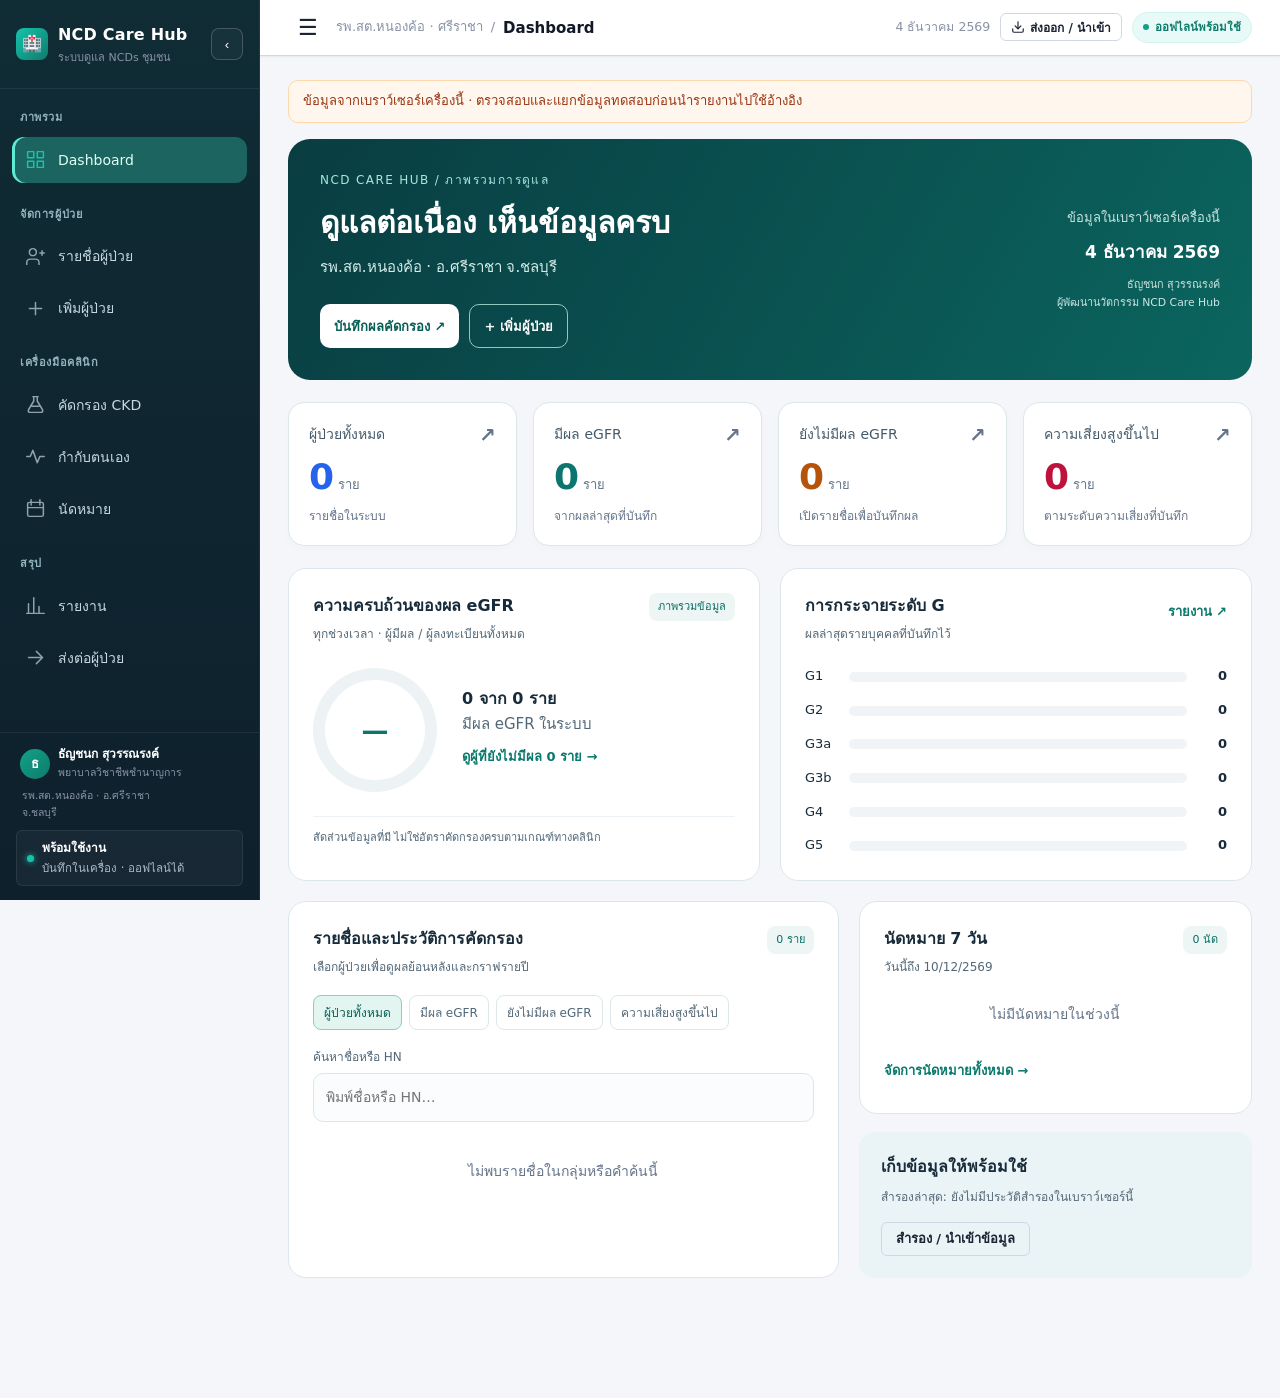
<file: index.html>
<!DOCTYPE html>
<html lang="th">
<head>
  <link rel="icon" href="data:image/svg+xml,<svg xmlns=%22http://www.w3.org/2000/svg%22 viewBox=%220 0 100 100%22><text y=%22.9em%22 font-size=%2290%22>⚕️</text></svg>">
<meta charset="UTF-8">
<meta name="viewport" content="width=device-width, initial-scale=1.0, viewport-fit=cover">
<title>NCD Care Hub — ระบบดูแลผู้ป่วย NCD & CKD รพ.สต. ชลบุรี</title>

<!-- ── SEO Meta Tags ── -->
<meta name="description" content="NCD Care Hub ระบบดิจิทัลสำหรับพยาบาลวิชาชีพ รพ.สต. ในการดูแลผู้ป่วยโรคไม่ติดต่อเรื้อรัง (NCD) และโรคไตเรื้อรัง (CKD) พร้อม eGFR staging, การนำเข้าข้อมูล JHCIS/HOSxP และใช้งานออฟไลน์ได้">
<meta name="keywords" content="NCD, CKD, ไตเรื้อรัง, โรคไม่ติดต่อ, eGFR, รพ.สต., ชลบุรี, พยาบาล, ระบบสุขภาพ, JHCIS, HOSxP">
<meta name="author" content="ธัญชนก สุวรรณรงค์ — รพ.สต.หนองค้อ อ.ศรีราชา จ.ชลบุรี">
<meta name="robots" content="noindex, nofollow">
<meta name="theme-color" content="#12A08A">

<!-- ── Open Graph (Facebook / Line / Messenger) ── -->
<meta property="og:type" content="website">
<meta property="og:url" content="https://ncd.futuregreennet.com/">
<meta property="og:title" content="NCD Care Hub — ระบบดูแลผู้ป่วย NCD & CKD รพ.สต. ชลบุรี">
<meta property="og:description" content="ระบบดิจิทัลสำหรับพยาบาล รพ.สต. ดูแลผู้ป่วย NCD/CKD พร้อม eGFR staging และออฟไลน์ได้">
<meta property="og:image" content="https://ncd.futuregreennet.com/og-image.png">
<meta property="og:image:width" content="1200">
<meta property="og:image:height" content="630">
<meta property="og:locale" content="th_TH">
<meta property="og:site_name" content="NCD Care Hub">

<!-- ── Twitter Card ── -->
<meta name="twitter:card" content="summary_large_image">
<meta name="twitter:title" content="NCD Care Hub — ระบบดูแลผู้ป่วย NCD & CKD">
<meta name="twitter:description" content="ระบบดิจิทัลสำหรับพยาบาล รพ.สต. ดูแลผู้ป่วย NCD/CKD พร้อม eGFR staging">
<meta name="twitter:image" content="https://ncd.futuregreennet.com/og-image.png">

<!-- ── PWA Manifest ── -->


<!-- ── Apple PWA (iOS) ── -->
<meta name="apple-mobile-web-app-capable" content="yes">
<meta name="apple-mobile-web-app-status-bar-style" content="black-translucent">
<meta name="apple-mobile-web-app-title" content="NCD Care Hub">
<link rel="apple-touch-icon" href="data:image/svg+xml,<svg xmlns=%22http://www.w3.org/2000/svg%22 viewBox=%220 0 180 180%22><rect width=%22180%22 height=%22180%22 rx=%2220%22 fill=%22%230A0E1A%22/><text y=%22140%22 x=%2210%22 font-size=%22130%22>⚕️</text></svg>">

<!-- ── Service Worker Registration ── -->





<style>
*,*::before,*::after{box-sizing:border-box;margin:0;padding:0}
:root{
  --ink-900:#0A0E1A;--ink-800:#111827;--ink-700:#1C2333;--ink-600:#253047;
  --ink-500:#374161;--ink-400:#4B5680;
  --slate-300:#8892A4;--slate-200:#B0B8C8;--slate-100:#D1D8E4;--slate-50:#EEF1F6;
  --white:#FFFFFF;--canvas:#F4F6FA;
  --teal-600:#0E7C6B;--teal-500:#12A08A;--teal-400:#15C4AA;--teal-100:#D0F5EF;--teal-50:#E8FAF7;
  --amber-600:#B45309;--amber-400:#F59E0B;--amber-100:#FEF3C7;--amber-50:#FFFBEB;
  --rose-600:#BE123C;--rose-400:#FB7185;--rose-100:#FFE4E6;--rose-50:#FFF1F2;
  --blue-600:#1D4ED8;--blue-400:#60A5FA;--blue-100:#DBEAFE;--blue-50:#EFF6FF;
  --violet-600:#6D28D9;--violet-100:#EDE9FE;
  --r:6px;--r-lg:10px;--r-xl:14px;
  --shadow-xs:0 1px 2px rgba(0,0,0,.06);
  --shadow-sm:0 2px 6px rgba(0,0,0,.08),0 1px 2px rgba(0,0,0,.06);
  --shadow-md:0 4px 16px rgba(0,0,0,.10),0 2px 4px rgba(0,0,0,.06);
  --shadow-lg:0 12px 32px rgba(0,0,0,.14),0 4px 8px rgba(0,0,0,.08);
  --font:'Sarabun','IBM Plex Sans Thai',system-ui,sans-serif;
  --mono:'IBM Plex Mono',monospace;
  --sidebar-w:232px;
}
html{font-size:15px;-webkit-font-smoothing:antialiased}
body{font-family:var(--font);background:var(--canvas);color:var(--ink-800);line-height:1.6;display:flex;min-height:100vh}

/* ─── SIDEBAR ─── */
.sb{width:var(--sidebar-w);background:var(--ink-900);display:flex;flex-direction:column;position:fixed;inset:0 auto 0 0;z-index:200;border-right:1px solid rgba(255,255,255,.05)}
.sb-logo{padding:20px 18px 16px;border-bottom:1px solid rgba(255,255,255,.07);display:flex;align-items:center;gap:10px}
.sb-logo-mark{width:32px;height:32px;background:linear-gradient(135deg,var(--teal-400),var(--teal-600));border-radius:8px;display:flex;align-items:center;justify-content:center;font-size:16px;flex-shrink:0;box-shadow:0 4px 12px rgba(21,196,170,.35)}
.sb-logo-text h1{font-size:14px;font-weight:700;color:var(--white);letter-spacing:.2px}
.sb-logo-text p{font-size:11px;color:var(--slate-300);margin-top:1px}
.sb-section{padding:18px 12px 4px;font-size:10px;font-weight:600;color:var(--ink-400);letter-spacing:1.2px;text-transform:uppercase}
.sb-item{display:flex;align-items:center;gap:9px;padding:8px 10px;margin:1px 6px;border-radius:var(--r);border:none;background:transparent;color:var(--slate-300);font-family:var(--font);font-size:13.5px;font-weight:500;cursor:pointer;transition:background .15s,color .15s;text-align:left;width:calc(100% - 12px)}
.sb-item:hover{background:rgba(255,255,255,.06);color:var(--white)}
.sb-item.active{background:rgba(21,196,170,.12);color:var(--teal-400)}
.sb-item.active .sb-icon{color:var(--teal-400)}
.sb-icon{font-size:15px;width:18px;text-align:center;flex-shrink:0;opacity:.7}
.sb-item.active .sb-icon,.sb-item:hover .sb-icon{opacity:1}
.sb-badge{margin-left:auto;background:var(--teal-600);color:var(--white);font-size:10px;padding:1px 6px;border-radius:20px;font-weight:600}
.sb-footer{margin-top:auto;padding:14px 16px;border-top:1px solid rgba(255,255,255,.07)}
.sb-footer-pill{display:flex;align-items:center;gap:8px;background:rgba(255,255,255,.04);border:1px solid rgba(255,255,255,.08);border-radius:var(--r);padding:8px 10px}
.sb-footer-dot{width:7px;height:7px;border-radius:50%;background:var(--teal-400);flex-shrink:0;box-shadow:0 0 6px var(--teal-400)}
.sb-footer-text{font-size:11.5px;color:var(--slate-200)}
.sb-footer-text strong{color:var(--white);font-weight:600;display:block;font-size:12px}

/* ─── MAIN ─── */
.main{margin-left:var(--sidebar-w);flex:1;display:flex;flex-direction:column;min-height:100vh}

/* ─── TOPBAR ─── */
.topbar{background:var(--white);border-bottom:1px solid var(--slate-100);padding:0 28px;height:56px;display:flex;align-items:center;justify-content:space-between;position:sticky;top:0;z-index:100;box-shadow:var(--shadow-xs)}
.topbar-left{display:flex;align-items:center;gap:8px}
.topbar-crumb{font-size:13px;color:var(--slate-300)}
.topbar-title{font-size:15px;font-weight:600;color:var(--ink-800)}
.topbar-right{display:flex;align-items:center;gap:10px}
.topbar-date{font-size:12.5px;color:var(--slate-300);font-variant-numeric:tabular-nums}
.status-pill{display:flex;align-items:center;gap:6px;background:var(--teal-50);border:1px solid var(--teal-100);color:var(--teal-600);font-size:11.5px;font-weight:600;padding:5px 10px;border-radius:20px}
.status-dot{width:6px;height:6px;border-radius:50%;background:var(--teal-500);animation:pulse 2s infinite}
@keyframes pulse{0%,100%{opacity:1;transform:scale(1)}50%{opacity:.6;transform:scale(.85)}}

/* ─── PAGE ─── */
.page-wrap{padding:24px 28px;flex:1}
.page{display:none}
.page.active{display:block;animation:fadeUp .2s ease}
@keyframes fadeUp{from{opacity:0;transform:translateY(8px)}to{opacity:1;transform:translateY(0)}}
.page-header{margin-bottom:22px}
.page-header h2{font-size:20px;font-weight:700;color:var(--ink-900);letter-spacing:-.3px}
.page-header p{font-size:13px;color:var(--slate-300);margin-top:3px}

/* ─── CARDS ─── */
.card{background:var(--white);border-radius:var(--r-lg);border:1px solid var(--slate-100);padding:20px 22px;box-shadow:var(--shadow-xs);transition:box-shadow .2s}
.card:hover{box-shadow:var(--shadow-sm)}
.card-head{display:flex;align-items:flex-start;justify-content:space-between;margin-bottom:18px}
.card-title{font-size:14px;font-weight:600;color:var(--ink-800)}
.card-sub{font-size:12px;color:var(--slate-300);margin-top:2px}
.card-divider{border:none;border-top:1px solid var(--slate-50);margin:16px -22px;padding:0 22px}

/* ─── KPI CARDS ─── */
.kpi-grid{display:grid;grid-template-columns:repeat(4,1fr);gap:14px;margin-bottom:22px}
.kpi{background:var(--white);border:1px solid var(--slate-100);border-radius:var(--r-lg);padding:18px 20px;box-shadow:var(--shadow-xs);transition:transform .18s,box-shadow .18s;position:relative;overflow:hidden}
.kpi:hover{transform:translateY(-2px);box-shadow:var(--shadow-sm)}
.kpi::before{content:'';position:absolute;top:0;left:0;right:0;height:3px;border-radius:var(--r-lg) var(--r-lg) 0 0}
.kpi.blue::before{background:linear-gradient(90deg,var(--blue-600),var(--blue-400))}
.kpi.teal::before{background:linear-gradient(90deg,var(--teal-600),var(--teal-400))}
.kpi.amber::before{background:linear-gradient(90deg,var(--amber-600),var(--amber-400))}
.kpi.rose::before{background:linear-gradient(90deg,var(--rose-600),var(--rose-400))}
.kpi-label{font-size:11.5px;font-weight:600;color:var(--slate-300);letter-spacing:.4px;text-transform:uppercase;margin-bottom:10px}
.kpi-value{font-size:32px;font-weight:700;letter-spacing:-1px;line-height:1}
.kpi.blue .kpi-value{color:var(--blue-600)}
.kpi.teal .kpi-value{color:var(--teal-600)}
.kpi.amber .kpi-value{color:var(--amber-600)}
.kpi.rose .kpi-value{color:var(--rose-600)}
.kpi-hint{font-size:11.5px;color:var(--slate-300);margin-top:6px}

/* ─── BUTTONS ─── */
.btn{display:inline-flex;align-items:center;gap:6px;padding:0 14px;height:34px;border-radius:var(--r);border:none;font-family:var(--font);font-size:13px;font-weight:600;cursor:pointer;transition:all .15s;white-space:nowrap;text-decoration:none}
.btn-primary{background:var(--teal-500);color:var(--white)}
.btn-primary:hover{background:var(--teal-600);box-shadow:0 4px 12px rgba(18,160,138,.3)}
.btn-secondary{background:var(--ink-800);color:var(--white)}
.btn-secondary:hover{background:var(--ink-900)}
.btn-outline{background:transparent;color:var(--ink-700);border:1px solid var(--slate-100)}
.btn-outline:hover{background:var(--slate-50);border-color:var(--slate-200)}
.btn-ghost{background:transparent;color:var(--slate-300);border:none}
.btn-ghost:hover{background:var(--slate-50);color:var(--ink-700)}
.btn-danger{background:var(--rose-50);color:var(--rose-600);border:1px solid var(--rose-100)}
.btn-danger:hover{background:var(--rose-100)}
.btn-sm{height:28px;padding:0 10px;font-size:12px;border-radius:var(--r)}
.btn-icon{width:32px;height:32px;padding:0;justify-content:center;font-size:14px}

/* ─── FORMS ─── */
.form-grid-2{display:grid;grid-template-columns:1fr 1fr;gap:14px}
.form-grid-3{display:grid;grid-template-columns:1fr 1fr 1fr;gap:14px}
.form-group{display:flex;flex-direction:column;gap:5px}
.form-label{font-size:12px;font-weight:600;color:var(--slate-300);letter-spacing:.2px}
.form-required{color:var(--rose-400)}
.form-input{height:36px;padding:0 12px;border:1.5px solid var(--slate-100);border-radius:var(--r);font-family:var(--font);font-size:13.5px;color:var(--ink-800);background:var(--white);outline:none;transition:border-color .15s,box-shadow .15s}
.form-input:focus{border-color:var(--teal-400);box-shadow:0 0 0 3px rgba(21,196,170,.1)}
.form-input::placeholder{color:var(--slate-200)}
.form-select{appearance:none;background-image:url("data:image/svg+xml,%3Csvg xmlns='http://www.w3.org/2000/svg' width='12' height='12' viewBox='0 0 12 12'%3E%3Cpath fill='%238892A4' d='M6 8L1 3h10z'/%3E%3C/svg%3E");background-repeat:no-repeat;background-position:right 10px center;padding-right:28px;cursor:pointer}
.form-textarea{height:auto;padding:10px 12px;resize:vertical;min-height:72px;line-height:1.6}
.form-section-label{font-size:11px;font-weight:700;color:var(--slate-200);letter-spacing:1px;text-transform:uppercase;padding:12px 0 6px;border-bottom:1px solid var(--slate-50);margin-bottom:14px}
.form-hint{font-size:11.5px;color:var(--slate-300)}

/* ─── TABLE ─── */
.table-wrap{overflow-x:auto;margin:0 -22px}
.data-table{width:100%;border-collapse:collapse;font-size:13.5px}
.data-table th{padding:10px 14px;text-align:left;font-size:11px;font-weight:700;color:var(--slate-300);letter-spacing:.6px;text-transform:uppercase;background:var(--canvas);border-bottom:1px solid var(--slate-100);white-space:nowrap}
.data-table th:first-child{padding-left:22px}
.data-table th:last-child{padding-right:22px}
.data-table td{padding:12px 14px;border-bottom:1px solid var(--slate-50);color:var(--ink-800);vertical-align:middle}
.data-table td:first-child{padding-left:22px}
.data-table td:last-child{padding-right:22px}
.data-table tbody tr:hover td{background:#FAFBFD}
.data-table tbody tr:last-child td{border-bottom:none}

/* ─── BADGES / CHIPS ─── */
.chip{display:inline-flex;align-items:center;gap:4px;padding:3px 8px;border-radius:20px;font-size:11.5px;font-weight:600;line-height:1}
.chip::before{content:'';width:5px;height:5px;border-radius:50%;flex-shrink:0}
.chip-teal{background:var(--teal-50);color:var(--teal-600)}.chip-teal::before{background:var(--teal-500)}
.chip-amber{background:var(--amber-50);color:var(--amber-600)}.chip-amber::before{background:var(--amber-400)}
.chip-rose{background:var(--rose-50);color:var(--rose-600)}.chip-rose::before{background:var(--rose-400)}
.chip-blue{background:var(--blue-50);color:var(--blue-600)}.chip-blue::before{background:var(--blue-400)}
.chip-gray{background:var(--slate-50);color:var(--slate-300)}.chip-gray::before{background:var(--slate-200)}
.chip-violet{background:var(--violet-100);color:var(--violet-600)}.chip-violet::before{background:var(--violet-600)}
.tag{display:inline-block;padding:2px 8px;border-radius:var(--r);font-size:11.5px;font-weight:700;font-family:var(--mono)}
.tag-blue{background:var(--blue-50);color:var(--blue-600);border:1px solid var(--blue-100)}
.tag-slate{background:var(--slate-50);color:var(--slate-300);border:1px solid var(--slate-100)}

/* ─── ALERTS ─── */
.alert{display:flex;align-items:flex-start;gap:10px;padding:12px 14px;border-radius:var(--r);font-size:13px;margin-bottom:16px;line-height:1.5}
.alert-icon{font-size:15px;flex-shrink:0;margin-top:1px}
.alert strong{font-weight:600}
.alert-teal{background:var(--teal-50);color:var(--teal-600);border:1px solid var(--teal-100)}
.alert-amber{background:var(--amber-50);color:var(--amber-600);border:1px solid var(--amber-100)}
.alert-rose{background:var(--rose-50);color:var(--rose-600);border:1px solid var(--rose-100)}
.alert-blue{background:var(--blue-50);color:var(--blue-600);border:1px solid var(--blue-100)}

/* ─── EMPTY STATE ─── */
.empty{display:flex;flex-direction:column;align-items:center;justify-content:center;padding:48px 24px;text-align:center}
.empty-icon{font-size:36px;margin-bottom:12px;opacity:.45}
.empty-title{font-size:14px;font-weight:600;color:var(--ink-700);margin-bottom:4px}
.empty-sub{font-size:13px;color:var(--slate-300)}

/* ─── SEARCH ─── */
.search-wrap{position:relative}
.search-wrap input{padding-left:32px}
.search-wrap::before{content:'⌕';position:absolute;left:10px;top:50%;transform:translateY(-50%);font-size:16px;color:var(--slate-200);pointer-events:none;line-height:1}

/* ─── PROGRESS ─── */
.prog-wrap{height:6px;background:var(--slate-50);border-radius:99px;overflow:hidden;margin-top:6px}
.prog-bar{height:100%;border-radius:99px;transition:width .6s cubic-bezier(.4,0,.2,1)}
.prog-teal{background:linear-gradient(90deg,var(--teal-600),var(--teal-400))}
.prog-amber{background:linear-gradient(90deg,var(--amber-600),var(--amber-400))}
.prog-rose{background:linear-gradient(90deg,var(--rose-600),var(--rose-400))}

/* ─── CKD HEATMAP ─── */
.heatmap{width:100%;border-collapse:separate;border-spacing:3px;font-size:12px}
.heatmap th{padding:8px 10px;background:var(--ink-700);color:var(--slate-100);font-weight:600;border-radius:var(--r);font-size:11px;letter-spacing:.3px}
.heatmap td{padding:9px 10px;border-radius:var(--r);text-align:center;font-weight:700;font-size:12px;cursor:default;transition:filter .15s,transform .15s}
.heatmap td.row-h{background:var(--ink-700);color:var(--slate-100);text-align:left;font-size:11.5px}
.hm-low{background:#C6F6EE;color:#065F46}
.hm-mod{background:#FEF3C7;color:#92400E}
.hm-hi{background:#FED7AA;color:#7C2D12}
.hm-vhi{background:#FEE2E2;color:#7F1D1D}
.hm-active{outline:2.5px solid var(--teal-500);outline-offset:1px;filter:brightness(1.05);transform:scale(1.04)}

/* ─── CHART BARS ─── */
.bar-chart{display:flex;align-items:flex-end;gap:6px;height:100px;padding-bottom:22px;position:relative}
.bar-chart-bar{flex:1;border-radius:4px 4px 0 0;min-height:4px;position:relative;cursor:default;transition:opacity .2s}
.bar-chart-bar:hover{opacity:.8}
.bar-chart-bar .b-val{position:absolute;top:-18px;left:50%;transform:translateX(-50%);font-size:10px;font-weight:700;white-space:nowrap}
.bar-chart-bar .b-lbl{position:absolute;bottom:-18px;left:50%;transform:translateX(-50%);font-size:9.5px;color:var(--slate-300);white-space:nowrap}
.b-normal{background:var(--teal-100)}.b-normal .b-val{color:var(--teal-600)}
.b-pre{background:var(--amber-100)}.b-pre .b-val{color:var(--amber-600)}
.b-ht{background:var(--rose-100)}.b-ht .b-val{color:var(--rose-600)}

/* ─── APPOINTMENT CARD ─── */
.appt-row{display:flex;align-items:center;gap:14px;padding:12px 0;border-bottom:1px solid var(--slate-50)}
.appt-row:last-child{border-bottom:none}
.appt-date-block{width:44px;text-align:center;flex-shrink:0}
.appt-date-block .adb-d{font-size:20px;font-weight:700;color:var(--ink-800);line-height:1}
.appt-date-block .adb-m{font-size:10px;font-weight:600;color:var(--slate-300);text-transform:uppercase;letter-spacing:.5px}
.appt-divider{width:1px;height:36px;background:var(--slate-100);flex-shrink:0}
.appt-info{flex:1}
.appt-name{font-size:13.5px;font-weight:600;color:var(--ink-800)}
.appt-type{font-size:12px;color:var(--slate-300);margin-top:1px}
.appt-time{font-size:12px;font-weight:600;color:var(--teal-600);font-family:var(--mono)}

/* ─── DBP BARS & EMERGENCY MODAL ─── */
.bar-chart-bar-dbp {
  width: 10px;
  border-radius: 4px 4px 0 0;
  min-height: 4px;
  position: relative;
  cursor: default;
  transition: opacity .2s;
}
.bar-chart-bar-dbp:hover {
  opacity: .8;
}
.bar-chart-bar-dbp .b-val {
  position: absolute;
  top: -14px;
  left: 50%;
  transform: translateX(-50%);
  font-size: 8.5px;
  font-weight: 700;
  white-space: nowrap;
}
.b-dbp-normal {
  background: #cbd5e1; /* slate-300 */
}
.b-dbp-normal .b-val {
  color: #475569; /* slate-600 */
}
.b-dbp-pre {
  background: #fde047; /* yellow-300 */
}
.b-dbp-pre .b-val {
  color: #a16207; /* yellow-700 */
}
.b-dbp-ht {
  background: #fda4af; /* rose-300 */
}
.b-dbp-ht .b-val {
  color: #be123c; /* rose-700 */
}

@keyframes pulse {
  0% { transform: scale(1); }
  100% { transform: scale(1.08); }
}

/* responsive media queries */
@media (max-width: 900px) {
  .main-layout {
    flex-direction: column !important;
  }
  .sidebar {
    width: 100% !important;
    height: auto !important;
    flex-direction: row !important;
    overflow-x: auto !important;
    padding: 8px !important;
    gap: 8px !important;
    border-right: none !important;
    border-bottom: 1px solid var(--slate-100) !important;
  }
  .sb-item {
    padding: 6px 12px !important;
    font-size: 12.5px !important;
    white-space: nowrap !important;
    margin-bottom: 0 !important;
  }
  .sb-icon {
    margin-right: 4px !important;
  }
  .content {
    padding: 16px !important;
  }
}

/* ─── REFERRAL CARD ─── */
.ref-row{padding:12px 14px;border-radius:var(--r);border:1px solid var(--slate-100);margin-bottom:8px;display:flex;justify-content:space-between;align-items:flex-start;background:var(--white)}
.ref-urgency-bar{width:3px;border-radius:2px;align-self:stretch;flex-shrink:0;margin-right:10px}
.ref-urgency-routine{background:var(--teal-400)}
.ref-urgency-urgent{background:var(--amber-400)}
.ref-urgency-emergency{background:var(--rose-400)}

/* ─── DIST BARS ─── */
.dist-row{display:flex;align-items:center;gap:10px;margin-bottom:9px}
.dist-label{font-size:12px;color:var(--slate-300);min-width:52px;font-family:var(--mono);font-weight:500}
.dist-track{flex:1;height:16px;background:var(--slate-50);border-radius:var(--r)}
.dist-fill{height:100%;border-radius:var(--r);transition:width .6s cubic-bezier(.4,0,.2,1)}
.dist-count{font-size:12px;font-weight:700;color:var(--ink-800);min-width:20px;text-align:right}

/* ─── MODAL ─── */
.modal-bg{display:none;position:fixed;inset:0;background:rgba(10,14,26,.5);backdrop-filter:blur(4px);z-index:500;align-items:center;justify-content:center}
.modal-bg.open{display:flex}
.modal-box{background:var(--white);border-radius:var(--r-xl);padding:24px;width:90%;max-width:460px;box-shadow:var(--shadow-lg);animation:modalIn .2s ease}
@keyframes modalIn{from{transform:scale(.96);opacity:0}to{transform:scale(1);opacity:1}}
.modal-head{display:flex;justify-content:space-between;align-items:center;margin-bottom:16px}
.modal-head h3{font-size:16px;font-weight:700}
.modal-close{background:var(--slate-50);border:none;width:28px;height:28px;border-radius:var(--r);cursor:pointer;font-size:14px;color:var(--slate-300);display:flex;align-items:center;justify-content:center;transition:background .15s}
.modal-close:hover{background:var(--slate-100);color:var(--ink-700)}

/* ─── TOAST ─── */
.toast{position:fixed;bottom:20px;right:20px;display:flex;align-items:center;gap:8px;padding:11px 16px;border-radius:var(--r-lg);font-size:13px;font-weight:500;z-index:9999;transform:translateY(20px);opacity:0;transition:all .25s cubic-bezier(.4,0,.2,1);box-shadow:var(--shadow-lg);pointer-events:none;max-width:320px}
.toast.show{transform:translateY(0);opacity:1}
.toast-success{background:var(--ink-900);color:var(--white);border-left:3px solid var(--teal-400)}
.toast-error{background:var(--ink-900);color:var(--white);border-left:3px solid var(--rose-400)}
.toast-icon{font-size:15px;flex-shrink:0}

/* ─── UTILS ─── */
.row{display:flex;align-items:center;gap:10px;flex-wrap:wrap}
.flex-1{flex:1}
.mt-4{margin-top:4px}.mt-8{margin-top:8px}.mt-12{margin-top:12px}.mt-16{margin-top:16px}.mt-20{margin-top:20px}
.mb-4{margin-bottom:4px}.mb-8{margin-bottom:8px}.mb-12{margin-bottom:12px}.mb-16{margin-bottom:16px}
.text-xs{font-size:12px}.text-sm{font-size:13px}.text-muted{color:var(--slate-300)}
.font-mono{font-family:var(--mono)}
.two-col{display:grid;grid-template-columns:1fr 1fr;gap:16px;align-items:start}
.two-col-3-7{display:grid;grid-template-columns:3fr 4fr;gap:16px;align-items:start}
.three-col{display:grid;grid-template-columns:1fr 1fr 1fr;gap:14px}
.val-big{font-size:34px;font-weight:700;letter-spacing:-1px;line-height:1;color:var(--teal-600)}
.val-unit{font-size:12px;color:var(--slate-300);font-weight:500;margin-top:2px}
.section-divider{display:flex;align-items:center;gap:10px;margin:20px 0 14px}
.section-divider span{font-size:11px;font-weight:700;color:var(--slate-200);letter-spacing:1px;text-transform:uppercase;white-space:nowrap}
.section-divider::before,.section-divider::after{content:'';flex:1;height:1px;background:var(--slate-50)}
.section-divider::before{max-width:0}

@media(max-width:900px){
  .sb{transform:translateX(-100%);transition:transform .25s}
  .sb.open{transform:translateX(0)}
  .main{margin-left:0}
  .kpi-grid{grid-template-columns:1fr 1fr}
  .two-col,.two-col-3-7{grid-template-columns:1fr}
  .form-grid-2,.form-grid-3{grid-template-columns:1fr}
  .page-wrap{padding:16px}
  #mob-menu{display:flex!important}
}
#mob-menu{display:none;background:none;border:none;font-size:22px;cursor:pointer;color:var(--ink-700);padding:4px;line-height:1}
@media print{.sb,.topbar,.btn,.modal-bg{display:none!important}.main{margin-left:0}}
</style>
<link rel="stylesheet" href="history.css">
<link rel="stylesheet" href="dashboard.css">
<link rel="stylesheet" href="navigation.css">
<link rel="manifest" href="./manifest.json">
<script>if('serviceWorker' in navigator && location.protocol==='https:'){window.addEventListener('load',()=>navigator.serviceWorker.register('./sw.js').catch(()=>{}));}</script>
</head>
<body>

<!-- SIDEBAR -->
<aside class="sb" id="sidebar">
  <div class="sb-logo">
    <div class="sb-logo-mark">🏥</div>
    <div class="sb-logo-text">
      <h1>NCD Care Hub</h1>
      <p>ระบบดูแล NCDs ชุมชน</p>
    </div>
  </div>

  <span class="sb-section">ภาพรวม</span>
  <button class="sb-item active" onclick="go('dashboard',this)"><span class="sb-icon">◉</span>Dashboard</button>

  <span class="sb-section">จัดการผู้ป่วย</span>
  <button class="sb-item" onclick="go('patient-list',this)"><span class="sb-icon">⊞</span>รายชื่อผู้ป่วย</button>
  <button class="sb-item" onclick="go('add-patient',this)"><span class="sb-icon">⊕</span>เพิ่มผู้ป่วย</button>

  <span class="sb-section">เครื่องมือคลินิก</span>
  <button class="sb-item" onclick="go('ckd',this)"><span class="sb-icon">⬡</span>คัดกรอง CKD</button>
  <button class="sb-item" onclick="go('monitor',this)"><span class="sb-icon">⌇</span>กำกับตนเอง</button>
  <button class="sb-item" onclick="go('appt',this)"><span class="sb-icon">▦</span>นัดหมาย</button>

  <span class="sb-section">สรุป</span>
  <button class="sb-item" onclick="go('reports',this)"><span class="sb-icon">▤</span>รายงาน</button>
  <button class="sb-item" onclick="go('refer',this)"><span class="sb-icon">⇢</span>ส่งต่อผู้ป่วย</button>

  <div class="sb-footer">
    <div style="padding:0 4px 10px">
      <div style="display:flex;align-items:center;gap:8px;margin-bottom:6px">
        <div style="width:30px;height:30px;border-radius:50%;background:linear-gradient(135deg,var(--teal-500),var(--teal-600));display:flex;align-items:center;justify-content:center;font-size:13px;font-weight:700;color:#fff;flex-shrink:0">ธ</div>
        <div>
          <div style="font-size:12px;font-weight:700;color:var(--white);line-height:1.3">ธัญชนก สุวรรณรงค์</div>
          <div style="font-size:10.5px;color:var(--slate-300);margin-top:1px">พยาบาลวิชาชีพชำนาญการ</div>
        </div>
      </div>
      <div style="font-size:10.5px;color:var(--slate-300);line-height:1.6;padding-left:2px">
        รพ.สต.หนองค้อ · อ.ศรีราชา<br>จ.ชลบุรี
      </div>
    </div>
    <div class="sb-footer-pill">
      <div class="sb-footer-dot"></div>
      <div class="sb-footer-text"><strong>พร้อมใช้งาน</strong>บันทึกในเครื่อง · ออฟไลน์ได้</div>
    </div>
  </div>
</aside>

<!-- MAIN -->
<div class="main">
  <header class="topbar">
    <div class="topbar-left">
      <button id="mob-menu" onclick="document.getElementById('sidebar').classList.toggle('open')">☰</button>
      <span class="topbar-crumb text-muted text-sm">รพ.สต.หนองค้อ · ศรีราชา</span>
      <span class="topbar-crumb text-muted text-sm">/</span>
      <span class="topbar-title" id="pg-title">Dashboard</span>
    </div>
    <div class="topbar-right">
      <span class="topbar-date" id="hdr-date"></span>
      <button class="btn btn-outline btn-sm" onclick="openExportModal()" title="สำรองข้อมูล / ย้ายข้อมูลไปอุปกรณ์อื่น" style="gap:5px">
        <svg width="14" height="14" viewBox="0 0 24 24" fill="none" stroke="currentColor" stroke-width="2" stroke-linecap="round" stroke-linejoin="round" aria-hidden="true"><path d="M21 15v4a2 2 0 0 1-2 2H5a2 2 0 0 1-2-2v-4"/><polyline points="7 10 12 15 17 10"/><line x1="12" y1="15" x2="12" y2="3"/></svg>
        ส่งออก / นำเข้า
      </button>
      <div class="status-pill"><div class="status-dot"></div>ออฟไลน์พร้อมใช้</div>
    </div>
  </header>

  <div class="page-wrap">

    <!-- ══ DASHBOARD ══ -->
    <div class="page active" id="p-dashboard">
      <div class="page-header">
        <h2>Dashboard</h2>
        <p>ภาพรวมระบบดูแลผู้ป่วยโรคไม่ติดต่อเรื้อรัง · รพ.สต.หนองค้อ อ.ศรีราชา จ.ชลบุรี</p>
      </div>
      <div style="display:flex;align-items:center;gap:12px;background:var(--white);border:1px solid var(--slate-100);border-radius:var(--r-lg);padding:12px 16px;margin-bottom:20px;box-shadow:var(--shadow-xs)">
        <div style="width:36px;height:36px;border-radius:50%;background:linear-gradient(135deg,var(--teal-400),var(--teal-600));display:flex;align-items:center;justify-content:center;font-size:15px;font-weight:700;color:#fff;flex-shrink:0">ธ</div>
        <div style="flex:1">
          <div style="font-size:13px;font-weight:700;color:var(--ink-800)">ธัญชนก สุวรรณรงค์</div>
          <div style="font-size:12px;color:var(--slate-300);margin-top:1px">พยาบาลวิชาชีพชำนาญการ · ผู้พัฒนานวัตกรรม NCD Care Hub</div>
        </div>
        <div style="text-align:right;font-size:11.5px;color:var(--slate-300);line-height:1.7">
          <div>รพ.สต.หนองค้อ · อ.ศรีราชา · จ.ชลบุรี</div>
          <div style="color:var(--teal-600);font-weight:600">NCD Care Hub v1.0</div>
        </div>
      </div>

      <div class="kpi-grid">
        <div class="kpi blue"><div class="kpi-label">ผู้ป่วยทั้งหมด</div><div class="kpi-value" id="d-total">0</div><div class="kpi-hint">ลงทะเบียนในระบบ</div></div>
        <div class="kpi teal"><div class="kpi-label">คัดกรอง CKD แล้ว</div><div class="kpi-value" id="d-screened">0</div><div class="kpi-hint">มีผล eGFR ในระบบ</div></div>
        <div class="kpi amber"><div class="kpi-label">ความเสี่ยงสูง+</div><div class="kpi-value" id="d-risk">0</div><div class="kpi-hint">ต้องติดตามเร่งด่วน</div></div>
        <div class="kpi rose"><div class="kpi-label">นัดสัปดาห์นี้</div><div class="kpi-value" id="d-appt">0</div><div class="kpi-hint">7 วันข้างหน้า</div></div>
      </div>

      <div class="two-col">
        <div>
          <div class="card">
            <div class="card-head"><div><div class="card-title">นัดหมายที่กำลังจะถึง</div><div class="card-sub">7 วันข้างหน้า</div></div><button class="btn btn-outline btn-sm" onclick="go('appt', qsel('appt'))">ดูทั้งหมด →</button></div>
            <div id="d-appt-list"></div>
          </div>
          <div class="card mt-16">
            <div class="card-head"><div class="card-title">อัตราการคัดกรอง</div></div>
            <div class="row mt-4 mb-8"><span class="text-sm text-muted flex-1">คัดกรอง CKD</span><span class="text-sm font-mono" id="d-sr-pct" style="color:var(--teal-600);font-weight:700">0%</span></div>
            <div class="prog-wrap"><div class="prog-bar prog-teal" id="d-sr-bar" style="width:0%"></div></div>
            <div class="row mt-12 mb-8"><span class="text-sm text-muted flex-1">ส่งต่อ รพ.แม่ข่าย</span><span class="text-sm font-mono" id="d-rr-pct" style="color:var(--amber-600);font-weight:700">0%</span></div>
            <div class="prog-wrap"><div class="prog-bar prog-amber" id="d-rr-bar" style="width:0%"></div></div>
          </div>
        </div>
        <div>
          <div class="card">
            <div class="card-head"><div><div class="card-title">ผู้ป่วยเสี่ยงสูงมาก</div><div class="card-sub">G3b ขึ้นไป — ต้องติดตามด่วน</div></div></div>
            <div id="d-highrisk-list"></div>
          </div>
        </div>
      </div>
    </div>

    <!-- ══ PATIENT LIST ══ -->
    <div class="page" id="p-patient-list">
      <div class="page-header"><h2>รายชื่อผู้ป่วย</h2><p>ผู้ป่วยที่ลงทะเบียนในระบบทั้งหมด</p></div>

      <!-- ─── JHCIS/HOSxP DATA IMPORT PANEL ─── -->
      <div class="import-panel-ncd" style="background:var(--blue-50); border:1px solid var(--blue-100); border-radius:8px; padding:14px 18px; margin-bottom:16px; display:flex; justify-content:space-between; align-items:center; flex-wrap:wrap; gap:12px; transition: all 0.2s;">
        <div>
          <h4 style="margin:0; font-size:14px; font-weight:700; color:var(--blue-800); display:flex; align-items:center; gap:6px;">
            <span>📥</span> เครื่องมือนำเข้าข้อมูลผู้ป่วยและค่าแล็บสะสม (JHCIS / HOSxP)
          </h4>
          <p style="margin:4px 0 0 0; font-size:12px; color:var(--blue-600); line-height:1.4;">
            อัปโหลดไฟล์รายงาน Excel หรือ CSV เพื่อลงทะเบียนประวัติผู้ป่วยและประเมินผลแล็บ/ระดับความดันโลหิตแบบรายกลุ่มอัตโนมัติ
          </p>
        </div>
        <button class="btn" onclick="openExcelImportModal()" style="background:var(--blue-600); color:white; border:none; padding:8px 16px; font-size:13px; font-weight:600; display:flex; align-items:center; gap:6px; cursor:pointer; border-radius:6px; box-shadow:0 2px 4px rgba(37,99,235,0.15); transition:all 0.2s;">
          <svg width="14" height="14" viewBox="0 0 24 24" fill="none" stroke="currentColor" stroke-width="2.5" stroke-linecap="round" stroke-linejoin="round"><path d="M21 15v4a2 2 0 0 1-2 2H5a2 2 0 0 1-2-2v-4"/><polyline points="17 8 12 3 7 8"/><line x1="12" y1="3" x2="12" y2="15"/></svg>
          เลือกไฟล์รายงาน (.xlsx, .csv)
        </button>
      </div>
      <div class="card">
        <div class="card-head">
          <div style="display:flex;gap:8px;align-items:center;flex-wrap:wrap">
            <div class="search-wrap"><input class="form-input" id="pt-search" placeholder="ค้นหาชื่อ หรือ HN…" oninput="renderPtTable()" style="width:220px"></div>
            <select class="form-input form-select" id="pt-sort" onchange="renderPtTable()" style="width:160px">
              <option value="name-asc">ชื่อ ก→ฮ</option>
              <option value="name-desc">ชื่อ ฮ→ก</option>
              <option value="hn-asc">HN น้อย→มาก</option>
              <option value="hn-desc">HN มาก→น้อย</option>
              <option value="age-asc">อายุ น้อย→มาก</option>
              <option value="age-desc">อายุ มาก→น้อย</option>
              <option value="risk-desc">ความเสี่ยง สูง→ต่ำ</option>
            </select>
          </div>
          <div style="display:flex;gap:8px;align-items:center;flex-wrap:wrap">
            <button class="btn btn-outline" onclick="openCommunityMapModal()" style="color:var(--teal-600);border-color:var(--teal-400);background:var(--teal-50);font-weight:600;display:flex;align-items:center;gap:6px">
              <span>🗺️</span> แผนที่พิกัดบ้านคนไข้ (Community GIS)
            </button>
            <button class="btn btn-primary" onclick="go('add-patient', qsel('add-patient'))">+ เพิ่มผู้ป่วย</button>
          </div>
        </div>
        <div class="table-wrap">
          <table class="data-table">
            <thead><tr><th>HN</th><th>ชื่อ-สกุล / ที่อยู่</th><th>อายุ / เพศ</th><th>โรค</th><th>eGFR / ระดับ</th><th>ความเสี่ยง</th><th>นัดถัดไป</th><th>พิกัด / นำทาง</th><th></th></tr></thead>
            <tbody id="pt-tbody"></tbody>
          </table>
        </div>
        <div id="pt-empty" style="display:none" class="empty"><div class="empty-icon">👥</div><div class="empty-title">ยังไม่มีผู้ป่วยในระบบ</div><div class="empty-sub">เริ่มต้นโดยเพิ่มผู้ป่วยรายแรก</div></div>
      </div>
    </div>

    <!-- ══ ADD PATIENT ══ -->
    <div class="page" id="p-add-patient">
      <div class="page-header"><h2>เพิ่ม / แก้ไขผู้ป่วย</h2><p>กรอกข้อมูลให้ครบถ้วนเพื่อประสิทธิภาพสูงสุด</p></div>
      <div class="card">
        <div class="form-section-label">ข้อมูลส่วนตัว</div>
        <div class="form-grid-2">
          <div class="form-group"><label class="form-label">เลข HN <span class="form-required">*</span></label><input class="form-input" id="f-hn" placeholder="เช่น HN-0001"></div>
          <div class="form-group"><label class="form-label">ชื่อ-นามสกุล <span class="form-required">*</span></label><input class="form-input" id="f-name" placeholder="ชื่อเต็ม"></div>
        </div>
        <div class="form-grid-3">
          <div class="form-group"><label class="form-label">เพศ</label><select class="form-input form-select" id="f-sex"><option>ชาย</option><option>หญิง</option></select></div>
          <div class="form-group"><label class="form-label">วันเกิด (พ.ศ.) <span class="form-required">*</span></label><div style="display:flex;gap:4px;align-items:center">
              <input class="form-input" id="f-dob-d" type="number" min="1" max="31" placeholder="วัน" style="width:60px" oninput="updateAgePreview()">
              <input class="form-input" id="f-dob-m" type="number" min="1" max="12" placeholder="เดือน" style="width:70px" oninput="updateAgePreview()">
              <input class="form-input" id="f-dob-y" type="number" min="2400" max="2600" placeholder="ปี พ.ศ." style="width:100px" oninput="updateAgePreview()">
            </div>
            <div id="f-age-preview" style="font-size:12px;color:var(--teal-600);margin-top:3px"></div></div>
          <div class="form-group"><label class="form-label">เบอร์โทร</label><input class="form-input" id="f-phone" placeholder="08x-xxx-xxxx"></div>
        </div>

        <div class="form-section-label mt-16">ข้อมูลสุขภาพ</div>
        <div class="form-grid-2">
          <div class="form-group"><label class="form-label">โรคประจำตัว</label><select class="form-input form-select" id="f-disease"><option>กลุ่มเสี่ยง HT (Pre-HT)</option><option>ความดันโลหิตสูง (HT)</option><option>เบาหวาน (DM)</option><option>เบาหวาน + ความดัน (DM+HT)</option><option>โรคไตเรื้อรัง (CKD)</option><option>อื่นๆ</option></select></div>
          <div class="form-group"><label class="form-label">ยาที่ใช้หลัก</label><input class="form-input" id="f-med" placeholder="เช่น Amlodipine, Metformin"></div>
        </div>
        <div class="form-grid-3">
          <div class="form-group"><label class="form-label">น้ำหนัก (กก.)</label><input class="form-input" id="f-wt" type="number" placeholder="–"></div>
          <div class="form-group"><label class="form-label">ส่วนสูง (ซม.)</label><input class="form-input" id="f-ht" type="number" placeholder="–"></div>
          <div class="form-group"><label class="form-label">รอบเอว (ซม.)</label><input class="form-input" id="f-waist" type="number" placeholder="–"></div>
        </div>
        <div class="form-grid-2">
          <div class="form-group"><label class="form-label">ความดันล่าสุด (mmHg)</label><div style="display:flex;gap:8px"><input class="form-input" id="f-sbp" type="number" placeholder="Systolic (บน)"><input class="form-input" id="f-dbp" type="number" placeholder="Diastolic (ล่าง)"></div></div>
          <div class="form-group"><label class="form-label">หมายเหตุ</label><input class="form-input" id="f-note" placeholder="ข้อมูลเพิ่มเติม"></div>
        </div>

        <div class="form-section-label mt-16">📍 ที่อยู่และพิกัดแผนที่ (สำหรับเยี่ยมบ้าน / Google Maps)</div>
        <div class="form-grid-2">
          <div class="form-group">
            <label class="form-label">ที่อยู่ / ชุมชน</label>
            <input class="form-input" id="f-address" placeholder="เช่น 99/4 ม.2 บ้านหนองค้อ ต.หนองขาม อ.ศรีราชา">
          </div>
          <div class="form-group">
            <label class="form-label">พิกัด GPS (ละติจูด, ลองจิจูด)</label>
            <div style="display:flex;gap:6px;align-items:center">
              <input class="form-input" id="f-lat" placeholder="ละติจูด (Lat) เช่น 13.1388" style="flex:1" step="any" type="number">
              <input class="form-input" id="f-lng" placeholder="ลองจิจูด (Lng) เช่น 100.9955" style="flex:1" step="any" type="number">
            </div>
          </div>
        </div>
        <div style="display:flex;gap:8px;flex-wrap:wrap;margin-top:6px;margin-bottom:8px">
          <button type="button" class="btn btn-outline btn-sm" onclick="getGPSLocation()" style="color:var(--teal-600);border-color:var(--teal-400);background:var(--teal-50);display:flex;align-items:center;gap:4px">
            <span>📍</span> ดึงพิกัดปัจจุบัน (GPS)
          </button>
          <button type="button" class="btn btn-outline btn-sm" onclick="openMapPickerModal()" style="color:var(--blue-600);border-color:var(--blue-300);background:var(--blue-50);display:flex;align-items:center;gap:4px">
            <span>🗺️</span> ปักหมุดบนแผนที่
          </button>
          <button type="button" class="btn btn-ghost btn-sm" onclick="testGoogleMapsFromForm()" style="color:var(--ink-700);display:flex;align-items:center;gap:4px">
            <span>↗</span> ทดสอบเปิด Google Maps
          </button>
        </div>

        <div class="row mt-20">
          <button class="btn btn-primary" onclick="savePt()">บันทึกข้อมูลผู้ป่วย</button>
          <button class="btn btn-outline" onclick="clearPtForm()">ล้างฟอร์ม</button>
          <button class="btn btn-ghost" onclick="go('patient-list', qsel('patient-list'))">ยกเลิก</button>
        </div>
        <input type="hidden" id="f-edit-id">
      </div>
    </div>

    <!-- ══ CKD SCREENING ══ -->
    <div class="page" id="p-ckd"><div class="history-preview">ประวัติผลตรวจย้อนหลัง · วันที่ในตารางแสดง พ.ศ. · เก็บข้อมูลในเบราว์เซอร์เครื่องนี้</div>
      <div class="page-header"><h2>คัดกรองโรคไตเรื้อรัง (CKD)</h2><p>คำนวณ eGFR ด้วยสมการ CKD-EPI 2021 · จัดระดับตาม KDIGO 2024</p></div>
      <div class="two-col-3-7">
        <div>
          <div class="card">
            <div class="card-title mb-16">ข้อมูลการตรวจ</div>
            <div class="form-group mb-12"><label class="form-label">ผู้ป่วย</label><select class="form-input form-select" id="ckd-pt"><option value="">— เลือกผู้ป่วย —</option></select></div>
            <div class="form-grid-2">
              <div class="form-group"><label class="form-label">วันที่คัดกรอง</label><input class="form-input" id="ckd-date" type="date" onchange="const p=DB.get('patients').find(x=>x.id===parseInt(document.getElementById('ckd-pt').value));if(p&&p.dob){const age=calcAgeFromDob(p.dob,this.value);document.getElementById('ckd-age').value=age;const h=document.getElementById('ckd-age-hint');if(h)h.textContent='คำนวณจากวันเกิด '+p.dob+' ณ วันที่ '+this.value;}"></div><div class="form-group"><label class="form-label">อายุ ณ วันคัดกรอง (ปี)</label><input class="form-input" id="ckd-age" type="number" placeholder="–" readonly style="background:var(--canvas);color:var(--teal-600);font-weight:600"><div id="ckd-age-hint" style="font-size:11px;color:var(--slate-300);margin-top:2px"></div></div>
              <div class="form-group"><label class="form-label">เพศ</label><select class="form-input form-select" id="ckd-sex"><option value="1">ชาย</option><option value="0">หญิง</option></select></div>
            </div>
            <!-- ── ไต ── -->
            <div class="form-section-label" style="margin-top:8px">ค่าการทำงานของไต</div>
            <div class="form-grid-2">
              <div class="form-group"><label class="form-label">Creatinine (mg/dL)</label><input class="form-input font-mono" id="ckd-cr" type="number" step="0.01" placeholder="ปกติ ♂0.67-1.17  ♀0.51-0.9"></div>
              <div class="form-group"><label class="form-label">UACR — Urine Albumin/Creatinine (mg/g)</label><input class="form-input font-mono" id="ckd-uacr" type="number" step="0.1" placeholder="ปกติ &lt;30 mg/g"></div>
            </div>
            <div style="display:grid; grid-template-columns: repeat(auto-fit, minmax(130px, 1fr)); gap:16px; margin-bottom: 12px;">
              <div class="form-group"><label class="form-label">Urine Microalbumin (mg/L)</label><input class="form-input font-mono" id="ckd-microalb" type="number" step="0.1" placeholder="ปกติ &lt;20 mg/L"></div>
              <div class="form-group">
                <label class="form-label">Urine Dipstick Protein (ทางเลือก)</label>
                <select class="form-input form-select font-mono" id="ckd-dipstick" style="width:100%;">
                  <option value="">-- ผลแถบสี (ถ้าไม่มีแล็บ) --</option>
                  <option value="neg">Negative / Trace</option>
                  <option value="1+">1+</option>
                  <option value="2+">2+</option>
                  <option value="3+">3+</option>
                  <option value="4+">4+</option>
                </select>
              </div>
              <div class="form-group"><label class="form-label">K (Potassium) (mmol/L)</label><input class="form-input font-mono" id="ckd-k" type="number" step="0.01" placeholder="ปกติ 3.4 – 4.5"></div>
            </div>
            <!-- ── น้ำตาล / HbA1c ── -->
            <div class="form-section-label" style="margin-top:4px">น้ำตาลและเบาหวาน</div>
            <div class="form-grid-2">
              <div class="form-group"><label class="form-label">FBS / BS (mg/dL)</label><input class="form-input font-mono" id="ckd-fbs" type="number" placeholder="ปกติ 74 – 99"></div>
              <div class="form-group"><label class="form-label">HbA1C (%)</label><input class="form-input font-mono" id="ckd-hba1c" type="number" step="0.1" placeholder="ปกติ 4.8 – 5.9"></div>
            </div>
            <!-- ── ตับ ── -->
            <div class="form-section-label" style="margin-top:4px">การทำงานของตับ</div>
            <div class="form-grid-2">
              <div class="form-group"><label class="form-label">AST / SGOT (U/L)</label><input class="form-input font-mono" id="ckd-ast" type="number" placeholder="♂0-50  ♀0-35"></div>
              <div class="form-group"><label class="form-label">ALT / SGPT (U/L)</label><input class="form-input font-mono" id="ckd-alt" type="number" placeholder="♂0-50  ♀0-35"></div>
            </div>
            <!-- ── ไขมัน ── -->
            <div class="form-section-label" style="margin-top:4px">ไขมันในเลือด (Lipid Profile)</div>
            <div class="form-grid-2">
              <div class="form-group"><label class="form-label">Cholesterol (mg/dL)</label><input class="form-input font-mono" id="ckd-chol" type="number" placeholder="ปกติ &lt;200"></div>
              <div class="form-group"><label class="form-label">Triglyceride (mg/dL)</label><input class="form-input font-mono" id="ckd-tg" type="number" placeholder="ปกติ &lt;150"></div>
            </div>
            <div class="form-grid-2">
              <div class="form-group"><label class="form-label">HDL (mg/dL)</label><input class="form-input font-mono" id="ckd-hdl" type="number" placeholder="♂&gt;55  ♀&gt;65"></div>
              <div class="form-group"><label class="form-label">LDL-C Direct (mg/dL)</label><input class="form-input font-mono" id="ckd-ldl" type="number" placeholder="ปกติ &lt;100"></div>
            </div>

            <button class="btn btn-primary" onclick="calcCKD()" style="width:100%">คำนวณ eGFR และจัดระดับ →</button>
          </div>

          <div class="card mt-16" id="ckd-result" style="display:none">
            <div class="card-title mb-12">ผลการคำนวณ</div>
            <div class="three-col" style="gap:8px">
              <div style="background:var(--canvas);border-radius:var(--r);padding:12px;text-align:center"><div class="text-xs text-muted mb-4">eGFR</div><div class="val-big" id="r-egfr">—</div><div class="val-unit">mL/min/1.73m²</div></div>
              <div style="background:var(--canvas);border-radius:var(--r);padding:12px;text-align:center"><div class="text-xs text-muted mb-4">ระดับ G</div><div class="val-big" id="r-g">—</div><div class="val-unit">GFR Stage</div></div>
              <div style="background:var(--canvas);border-radius:var(--r);padding:12px;text-align:center"><div class="text-xs text-muted mb-4">ระดับ A</div><div class="val-big" id="r-a">—</div><div class="val-unit">Albuminuria</div></div>
            </div>
            <div class="mt-12" id="r-alert"></div>
            <div class="mt-8 text-sm" id="r-advice" style="line-height:1.7;color:var(--ink-700)"></div>
            <button class="btn btn-primary btn-sm mt-12" onclick="saveCKDRes()">บันทึกผลลงประวัติ</button>
            <div id="lab-flags" class="mt-12"></div>
          </div>
        </div>

        <div>
          <div class="card mb-16">
            <div class="card-title mb-4">แผนที่ความเสี่ยง CKD</div>
            <div class="card-sub mb-12">KDIGO 2024 — CGA Classification · เซลล์ที่ไฮไลต์คือตำแหน่งของผู้ป่วยปัจจุบัน</div>
            <div style="overflow-x:auto">
              <table class="heatmap">
                <thead>
                  <tr><th style="text-align:left">GFR / Albuminuria</th><th>A1 &lt;30</th><th>A2 30–300</th><th>A3 &gt;300</th></tr>
                </thead>
                <tbody>
                  <tr><td class="row-h">G1 ≥90</td><td class="hm-low" id="c-G1A1">ต่ำ</td><td class="hm-mod" id="c-G1A2">ปานกลาง</td><td class="hm-hi" id="c-G1A3">สูง</td></tr>
                  <tr><td class="row-h">G2 60–89</td><td class="hm-low" id="c-G2A1">ต่ำ</td><td class="hm-mod" id="c-G2A2">ปานกลาง</td><td class="hm-hi" id="c-G2A3">สูง</td></tr>
                  <tr><td class="row-h">G3a 45–59</td><td class="hm-mod" id="c-G3aA1">ปานกลาง</td><td class="hm-hi" id="c-G3aA2">สูง</td><td class="hm-vhi" id="c-G3aA3">สูงมาก</td></tr>
                  <tr><td class="row-h">G3b 30–44</td><td class="hm-hi" id="c-G3bA1">สูง</td><td class="hm-vhi" id="c-G3bA2">สูงมาก</td><td class="hm-vhi" id="c-G3bA3">สูงมาก</td></tr>
                  <tr><td class="row-h">G4 15–29</td><td class="hm-vhi" id="c-G4A1">สูงมาก</td><td class="hm-vhi" id="c-G4A2">สูงมาก</td><td class="hm-vhi" id="c-G4A3">สูงมาก</td></tr>
                  <tr><td class="row-h">G5 &lt;15</td><td class="hm-vhi" id="c-G5A1">ไตวาย</td><td class="hm-vhi" id="c-G5A2">ไตวาย</td><td class="hm-vhi" id="c-G5A3">ไตวาย</td></tr>
                </tbody>
              </table>
            </div>
            <div class="row mt-12" style="gap:12px">
              <span style="display:flex;align-items:center;gap:5px;font-size:11.5px;color:var(--slate-300)"><span style="width:12px;height:12px;background:#C6F6EE;border-radius:3px;display:inline-block"></span>ต่ำ</span>
              <span style="display:flex;align-items:center;gap:5px;font-size:11.5px;color:var(--slate-300)"><span style="width:12px;height:12px;background:#FEF3C7;border-radius:3px;display:inline-block"></span>ปานกลาง</span>
              <span style="display:flex;align-items:center;gap:5px;font-size:11.5px;color:var(--slate-300)"><span style="width:12px;height:12px;background:#FED7AA;border-radius:3px;display:inline-block"></span>สูง</span>
              <span style="display:flex;align-items:center;gap:5px;font-size:11.5px;color:var(--slate-300)"><span style="width:12px;height:12px;background:#FEE2E2;border-radius:3px;display:inline-block"></span>สูงมาก</span>
            </div>
          </div>
          <div class="card"><div class="card-title mb-12">ประวัติรายปีและแนวโน้มผลตรวจ</div><div id="ckd-hist"></div></div>
        </div>
      </div>
      <div class="ckd-actions" aria-label="เครื่องมือบันทึกผลคัดกรอง">
        <p>เลือกผู้ป่วยและวันที่ตรวจ → คำนวณ → บันทึก</p>
        <button class="btn btn-secondary" onclick="calcCKD();document.getElementById('ckd-result').scrollIntoView({block:'center',behavior:'smooth'})">คำนวณผล</button>
        <button class="btn btn-primary" onclick="saveCKDRes()">บันทึกผลลงประวัติ</button>
      </div>
    </div>

    <!-- ══ SELF MONITOR ══ -->
    <div class="page" id="p-monitor">
      <div class="page-header"><h2>กำกับตนเอง (Self-Monitoring)</h2><p>บันทึกความดัน น้ำหนัก และพฤติกรรมสุขภาพประจำวัน</p></div>
      <div class="alert alert-blue"><div class="alert-icon">ℹ️</div><div>โมดูลนี้ให้ผู้ป่วย/กลุ่มเสี่ยงกรอกข้อมูลด้วยตนเองทุกวัน เพื่อสร้างนิสัยการกำกับตนเองตามแนวคิดของ Bandura (1991)</div></div>
      <div class="two-col">
        <div>
          <div class="card">
            <div class="card-title mb-16">บันทึกประจำวัน</div>
            <div class="form-grid-2">
              <div class="form-group"><label class="form-label">ผู้ป่วย</label><select class="form-input form-select" id="sm-pt"><option value="">— เลือก —</option></select></div>
              <div class="form-group"><label class="form-label">วันที่บันทึก</label><input class="form-input" id="sm-date" type="date"></div>
            </div>
            <div class="form-section-label mt-8">ค่าที่วัดได้</div>
            <div class="form-grid-2">
              <div class="form-group"><label class="form-label">SBP (mmHg)</label><input class="form-input font-mono" id="sm-sbp" type="number" placeholder="Systolic"></div>
              <div class="form-group"><label class="form-label">DBP (mmHg)</label><input class="form-input font-mono" id="sm-dbp" type="number" placeholder="Diastolic"></div>
            </div>
            <div class="form-grid-2">
              <div class="form-group"><label class="form-label">น้ำหนัก (กก.)</label><input class="form-input font-mono" id="sm-wt" type="number" placeholder="–"></div>
              <div class="form-group"><label class="form-label">ชีพจร (bpm)</label><input class="form-input font-mono" id="sm-hr" type="number" placeholder="–"></div>
            </div>

            <div class="form-section-label mt-8">เช็คลิสต์พฤติกรรม</div>
            <div id="bx-list">
              <label style="display:flex;align-items:center;gap:10px;padding:8px 0;border-bottom:1px solid var(--slate-50);cursor:pointer;font-size:13.5px"><input type="checkbox" id="bx1" style="width:16px;height:16px;accent-color:var(--teal-500);flex-shrink:0">รับประทานอาหารลดเค็ม (โซเดียม &lt;2g/วัน)</label>
              <label style="display:flex;align-items:center;gap:10px;padding:8px 0;border-bottom:1px solid var(--slate-50);cursor:pointer;font-size:13.5px"><input type="checkbox" id="bx2" style="width:16px;height:16px;accent-color:var(--teal-500);flex-shrink:0">รับประทานผัก-ผลไม้ ≥ 400g วันนี้</label>
              <label style="display:flex;align-items:center;gap:10px;padding:8px 0;border-bottom:1px solid var(--slate-50);cursor:pointer;font-size:13.5px"><input type="checkbox" id="bx3" style="width:16px;height:16px;accent-color:var(--teal-500);flex-shrink:0">ออกกำลังกายอย่างน้อย 30 นาที</label>
              <label style="display:flex;align-items:center;gap:10px;padding:8px 0;border-bottom:1px solid var(--slate-50);cursor:pointer;font-size:13.5px"><input type="checkbox" id="bx4" style="width:16px;height:16px;accent-color:var(--teal-500);flex-shrink:0">รับประทานยาครบตามที่แพทย์สั่ง</label>
              <label style="display:flex;align-items:center;gap:10px;padding:8px 0;border-bottom:1px solid var(--slate-50);cursor:pointer;font-size:13.5px"><input type="checkbox" id="bx5" style="width:16px;height:16px;accent-color:var(--teal-500);flex-shrink:0">ไม่สูบบุหรี่ / หลีกเลี่ยงควันบุหรี่</label>
              <label style="display:flex;align-items:center;gap:10px;padding:8px 0;cursor:pointer;font-size:13.5px"><input type="checkbox" id="bx6" style="width:16px;height:16px;accent-color:var(--teal-500);flex-shrink:0">ฝึกผ่อนคลาย/สมาธิ อย่างน้อย 10 นาที</label>
            </div>
            <div class="form-group mt-12"><label class="form-label">หมายเหตุ / อาการที่สังเกต</label><textarea class="form-input form-textarea" id="sm-note" placeholder="เช่น ปวดหัว เวียนหัว หรือไม่มีอาการผิดปกติ"></textarea></div>
            <button class="btn btn-primary mt-8" onclick="saveSM()" style="width:100%">บันทึกข้อมูลวันนี้</button>
          </div>
        </div>
        <div>
          <div class="card mb-16">
            <div class="card-title mb-4">กราฟแนวโน้ม SBP (7 วันล่าสุด)</div>
            <div class="card-sub mb-12">ความดัน Systolic — เป้าหมาย &lt;130 mmHg</div>
            <div style="position:relative;height:122px">
              <div class="bar-chart" id="bp-chart"></div>
            </div>
            <div class="row mt-8" style="gap:14px">
              <span style="display:flex;align-items:center;gap:5px;font-size:11.5px;color:var(--slate-300)"><span style="width:10px;height:10px;background:var(--teal-100);border-radius:2px;display:inline-block"></span>ปกติ (&lt;120)</span>
              <span style="display:flex;align-items:center;gap:5px;font-size:11.5px;color:var(--slate-300)"><span style="width:10px;height:10px;background:var(--amber-100);border-radius:2px;display:inline-block"></span>เสี่ยง (120–139)</span>
              <span style="display:flex;align-items:center;gap:5px;font-size:11.5px;color:var(--slate-300)"><span style="width:10px;height:10px;background:var(--rose-100);border-radius:2px;display:inline-block"></span>สูง (≥140)</span>
            </div>
          </div>
          <div class="card mb-16"><div class="card-title mb-12">ประวัติล่าสุด</div><div id="sm-hist"></div></div>
          <div class="card" style="background:var(--ink-900);border-color:var(--ink-700)">
            <div style="font-size:13px;font-weight:700;color:var(--white);margin-bottom:12px">เป้าหมายสุขภาพ</div>
            <div style="display:grid;grid-template-columns:1fr 1fr;gap:8px">
              <div style="background:rgba(255,255,255,.06);border-radius:var(--r);padding:10px 12px"><div style="font-size:10px;color:var(--slate-300);letter-spacing:.5px;text-transform:uppercase;margin-bottom:4px">ความดัน</div><div style="font-size:14px;font-weight:700;color:var(--teal-400);">&lt;130/80</div><div style="font-size:10.5px;color:var(--slate-300)">mmHg</div></div>
              <div style="background:rgba(255,255,255,.06);border-radius:var(--r);padding:10px 12px"><div style="font-size:10px;color:var(--slate-300);letter-spacing:.5px;text-transform:uppercase;margin-bottom:4px">BMI</div><div style="font-size:14px;font-weight:700;color:var(--teal-400);">18.5–24.9</div><div style="font-size:10.5px;color:var(--slate-300)">kg/m²</div></div>
              <div style="background:rgba(255,255,255,.06);border-radius:var(--r);padding:10px 12px"><div style="font-size:10px;color:var(--slate-300);letter-spacing:.5px;text-transform:uppercase;margin-bottom:4px">ออกกำลังกาย</div><div style="font-size:14px;font-weight:700;color:var(--teal-400);">≥150</div><div style="font-size:10.5px;color:var(--slate-300)">นาที/สัปดาห์</div></div>
              <div style="background:rgba(255,255,255,.06);border-radius:var(--r);padding:10px 12px"><div style="font-size:10px;color:var(--slate-300);letter-spacing:.5px;text-transform:uppercase;margin-bottom:4px">โซเดียม</div><div style="font-size:14px;font-weight:700;color:var(--teal-400);">&lt;2,000</div><div style="font-size:10.5px;color:var(--slate-300)">มก./วัน</div></div>
            </div>
          </div>
        </div>
      </div>
    </div>

    <!-- ══ APPOINTMENTS ══ -->
    <div class="page" id="p-appt">
      <div class="page-header"><h2>จัดการนัดหมาย</h2><p>บันทึกและติดตามนัดหมายผู้ป่วยทั้งหมด</p></div>
      <div class="two-col-3-7">
        <div class="card">
          <div class="card-title mb-16">เพิ่มนัดหมาย</div>
          <div class="form-group mb-12"><label class="form-label">ผู้ป่วย</label><select class="form-input form-select" id="ap-pt"><option value="">— เลือกผู้ป่วย —</option></select></div>
          <div class="form-grid-2">
            <div class="form-group"><label class="form-label">วันที่นัด</label><input class="form-input" id="ap-date" type="date"></div>
            <div class="form-group"><label class="form-label">เวลา</label><input class="form-input" id="ap-time" type="time" value="09:00"></div>
          </div>
          <div class="form-group mb-12"><label class="form-label">ประเภทการนัด</label>
            <select class="form-input form-select" id="ap-type"><option>ติดตามโรคเรื้อรัง (รายเดือน)</option><option>คัดกรอง CKD (รายปี)</option><option>ติดตามกลุ่มเสี่ยง HT</option><option>รับยา</option><option>เยี่ยมบ้าน</option><option>ส่งต่อ รพ.แม่ข่าย</option><option>อื่นๆ</option></select>
          </div>
          <div class="form-group mb-16"><label class="form-label">หมายเหตุ</label><textarea class="form-input form-textarea" id="ap-note" rows="2" placeholder="รายละเอียดเพิ่มเติม" style="min-height:60px"></textarea></div>
          <button class="btn btn-primary" onclick="saveAppt()" style="width:100%">บันทึกนัดหมาย</button>
        </div>
        <div class="card">
          <div class="card-head"><div class="card-title">รายการนัดหมาย</div>
            <select class="form-input form-select" id="ap-filter" onchange="renderAppt()" style="width:160px;height:32px;font-size:12.5px">
              <option value="upcoming">กำลังจะถึง</option><option value="all">ทั้งหมด</option><option value="today">วันนี้</option>
            </select>
          </div>
          <div id="appt-list"></div>
        </div>
      </div>
    </div>

    <!-- ══ REPORTS ══ -->
    <div class="page" id="p-reports">
      <div class="page-header"><h2>รายงานสรุป</h2><p>ข้อมูลสำหรับรายงานสำนักงานสาธารณสุขจังหวัด · รพ.สต.หนองค้อ อ.ศรีราชา จ.ชลบุรี</p></div>
      <div style="display:flex;align-items:center;justify-content:space-between;background:var(--ink-900);border-radius:var(--r-lg);padding:14px 18px;margin-bottom:20px;gap:12px">
        <div style="display:flex;align-items:center;gap:10px">
          <div style="width:32px;height:32px;border-radius:50%;background:linear-gradient(135deg,var(--teal-400),var(--teal-600));display:flex;align-items:center;justify-content:center;font-size:14px;font-weight:700;color:#fff;flex-shrink:0">ธ</div>
          <div>
            <div style="font-size:13px;font-weight:700;color:var(--white)">ธัญชนก สุวรรณรงค์</div>
            <div style="font-size:11.5px;color:var(--slate-300)">พยาบาลวิชาชีพชำนาญการ · รพ.สต.หนองค้อ อ.ศรีราชา จ.ชลบุรี</div>
          </div>
        </div>
        <div style="font-size:11px;color:var(--slate-300);text-align:right;line-height:1.7">ผู้พัฒนานวัตกรรม<br><span style="color:var(--teal-400);font-weight:600">NCD Care Hub v1.0</span></div>
      </div>
      <div class="kpi-grid">
        <div class="kpi blue"><div class="kpi-label">ผู้ป่วยทั้งหมด</div><div class="kpi-value" id="rp-tot">0</div></div>
        <div class="kpi teal"><div class="kpi-label">คัดกรอง CKD</div><div class="kpi-value" id="rp-scr">0</div></div>
        <div class="kpi amber"><div class="kpi-label">เสี่ยงสูง (G3+)</div><div class="kpi-value" id="rp-hi">0</div></div>
        <div class="kpi rose"><div class="kpi-label">ส่งต่อแล้ว</div><div class="kpi-value" id="rp-ref">0</div></div>
      </div>
      <div class="two-col mb-16">
        <div class="card"><div class="card-title mb-14">การกระจายระดับ CKD</div><div id="rp-ckd-dist"></div></div>
        <div class="card"><div class="card-title mb-14">กลุ่มโรคประจำตัว</div><div id="rp-dis-dist"></div></div>
      </div>
      <div class="card">
        <div class="card-head"><div class="card-title">ตารางสรุปผู้ป่วยทั้งหมด</div>
          <div class="row"><button class="btn btn-outline btn-sm" onclick="doExport()">↓ Export CSV</button><button class="btn btn-ghost btn-sm" onclick="window.print()">⎙ พิมพ์</button></div>
        </div>
        <div class="table-wrap">
          <table class="data-table"><thead><tr><th>HN</th><th>ชื่อ-สกุล</th><th>อายุ</th><th>โรค</th><th>eGFR</th><th>G/A</th><th>ความเสี่ยง</th><th>FBS</th><th>HbA1C</th><th>Microalb</th><th>LDL</th><th>ส่งต่อ</th></tr></thead><tbody id="rp-table"></tbody></table>
        </div>
      </div>
    </div>

    <!-- ══ REFER ══ -->
    <div class="page" id="p-refer">
      <div class="page-header"><h2>ส่งต่อผู้ป่วย</h2><p>บันทึกการส่งต่อไปยังโรงพยาบาลแม่ข่าย ตามระดับความเสี่ยง</p></div>
      <div class="two-col">
        <div class="card">
          <div class="card-title mb-16">บันทึกการส่งต่อ</div>
          <div class="form-group mb-12"><label class="form-label">ผู้ป่วย</label><select class="form-input form-select" id="rf-pt"><option value="">— เลือกผู้ป่วย —</option></select></div>
          <div class="form-group mb-12"><label class="form-label">ส่งต่อไปที่</label><select class="form-input form-select" id="rf-to"><option>โรงพยาบาลแม่ข่าย (อายุรกรรม)</option><option>คลินิกโรคไตเฉพาะทาง</option><option>คลินิกความดันโลหิตสูง</option><option>แผนกฉุกเฉิน</option><option>อื่นๆ</option></select></div>
          <div class="form-grid-2">
            <div class="form-group"><label class="form-label">วันที่ส่งต่อ</label><input class="form-input" id="rf-date" type="date"></div>
            <div class="form-group"><label class="form-label">ระดับความเร่งด่วน</label><select class="form-input form-select" id="rf-urg"><option value="routine">ปกติ (Routine)</option><option value="urgent">เร่งด่วน (Urgent)</option><option value="emergency">ฉุกเฉิน (Emergency)</option></select></div>
          </div>
          <div class="form-group mb-16"><label class="form-label">สาเหตุการส่งต่อ</label><textarea class="form-input form-textarea" id="rf-reason" placeholder="เช่น eGFR &lt;30, UACR &gt;300, ควบคุม BP ไม่ได้..."></textarea></div>
          <button class="btn btn-primary" onclick="saveRef()" style="width:100%">บันทึกการส่งต่อ</button>
        </div>
        <div>
          <div class="card mb-16" style="background:var(--ink-800);border-color:var(--ink-600)">
            <div style="font-size:13px;font-weight:700;color:var(--white);margin-bottom:14px">เกณฑ์การส่งต่อ KDIGO 2024</div>
            <div style="display:flex;flex-direction:column;gap:10px">
              <div style="display:flex;gap:10px;align-items:flex-start"><div style="width:3px;background:var(--rose-400);border-radius:2px;flex-shrink:0;align-self:stretch"></div><div><div style="font-size:12px;font-weight:700;color:var(--rose-400);margin-bottom:2px">ฉุกเฉิน</div><div style="font-size:12.5px;color:var(--slate-200)">eGFR &lt;15, K⁺ &gt;6.5 mEq/L, อาการ uremia</div></div></div>
              <div style="display:flex;gap:10px;align-items:flex-start"><div style="width:3px;background:var(--amber-400);border-radius:2px;flex-shrink:0;align-self:stretch"></div><div><div style="font-size:12px;font-weight:700;color:var(--amber-400);margin-bottom:2px">เร่งด่วน</div><div style="font-size:12.5px;color:var(--slate-200)">eGFR 15–30 หรือ UACR &gt;300 mg/g</div></div></div>
              <div style="display:flex;gap:10px;align-items:flex-start"><div style="width:3px;background:var(--teal-400);border-radius:2px;flex-shrink:0;align-self:stretch"></div><div><div style="font-size:12px;font-weight:700;color:var(--teal-400);margin-bottom:2px">ปกติ</div><div style="font-size:12.5px;color:var(--slate-200)">eGFR 30–44 (G3b) ประเมินซ้ำ 3–6 เดือน</div></div></div>
              <div style="display:flex;gap:10px;align-items:flex-start"><div style="width:3px;background:var(--slate-300);border-radius:2px;flex-shrink:0;align-self:stretch"></div><div><div style="font-size:12px;font-weight:700;color:var(--slate-200);margin-bottom:2px">ติดตาม รพ.สต.</div><div style="font-size:12.5px;color:var(--slate-200)">G1–G3a ความเสี่ยงต่ำ-ปานกลาง</div></div></div>
            </div>
          </div>
          <div class="card"><div class="card-title mb-12">ประวัติการส่งต่อ</div><div id="ref-hist"></div></div>
        </div>
      </div>
    </div>

  </div>
</div>

<!-- ══ EXPORT/IMPORT MODAL ══ -->
<div class="modal-bg" id="ei-modal">
  <div class="modal-box" style="max-width:520px">
    <div class="modal-head">
      <h3 style="font-size:16px;font-weight:700">📦 ส่งออก / นำเข้าข้อมูล</h3>
      <button class="modal-close" onclick="closeModal('ei-modal')">✕</button>
    </div>

    <!-- Stats bar -->
    <div style="display:grid;grid-template-columns:repeat(4,1fr);gap:8px;margin-bottom:18px" id="ei-stats"></div>

    <!-- EXPORT section -->
    <div style="background:var(--teal-50);border:1px solid var(--teal-100);border-radius:var(--r-lg);padding:16px;margin-bottom:12px">
      <div style="display:flex;align-items:center;gap:8px;margin-bottom:8px">
        <div style="width:28px;height:28px;background:var(--teal-500);border-radius:var(--r);display:flex;align-items:center;justify-content:center">
          <svg width="14" height="14" viewBox="0 0 24 24" fill="none" stroke="#fff" stroke-width="2.5" stroke-linecap="round" stroke-linejoin="round" aria-hidden="true"><path d="M21 15v4a2 2 0 0 1-2 2H5a2 2 0 0 1-2-2v-4"/><polyline points="7 10 12 15 17 10"/><line x1="12" y1="15" x2="12" y2="3"/></svg>
        </div>
        <div>
          <div style="font-size:14px;font-weight:600;color:var(--teal-600)">ส่งออกข้อมูล (Export)</div>
          <div style="font-size:12px;color:var(--teal-600);opacity:.8">บันทึกข้อมูลทั้งหมดเป็นไฟล์ .json</div>
        </div>
      </div>
      <div style="font-size:12.5px;color:var(--ink-700);line-height:1.7;margin-bottom:12px;background:var(--white);border-radius:var(--r);padding:10px 12px;border:1px solid var(--teal-100)">
        <strong>วิธีใช้:</strong> กดปุ่มด้านล่าง → ไฟล์ <code style="background:var(--slate-50);padding:1px 5px;border-radius:4px;font-size:11px">ncd_backup.json</code> จะถูกดาวน์โหลด → ส่งไฟล์ไปยังอุปกรณ์อื่น (Line, Email, AirDrop, USB) → เปิดแอปในอุปกรณ์ใหม่ → กด "นำเข้า"
      </div>
      <button class="btn btn-primary" onclick="doExportJSON()" style="width:100%">
        <svg width="14" height="14" viewBox="0 0 24 24" fill="none" stroke="currentColor" stroke-width="2.5" stroke-linecap="round" stroke-linejoin="round" aria-hidden="true"><path d="M21 15v4a2 2 0 0 1-2 2H5a2 2 0 0 1-2-2v-4"/><polyline points="7 10 12 15 17 10"/><line x1="12" y1="15" x2="12" y2="3"/></svg>
        ดาวน์โหลดไฟล์ Backup (.json)
      </button>
    </div>

    <!-- IMPORT section -->
    <div style="background:var(--blue-50);border:1px solid var(--blue-100);border-radius:var(--r-lg);padding:16px;margin-bottom:12px">
      <div style="display:flex;align-items:center;gap:8px;margin-bottom:8px">
        <div style="width:28px;height:28px;background:var(--blue-600);border-radius:var(--r);display:flex;align-items:center;justify-content:center">
          <svg width="14" height="14" viewBox="0 0 24 24" fill="none" stroke="#fff" stroke-width="2.5" stroke-linecap="round" stroke-linejoin="round" aria-hidden="true"><path d="M21 15v4a2 2 0 0 1-2 2H5a2 2 0 0 1-2-2v-4"/><polyline points="7 15 12 10 17 15"/><line x1="12" y1="10" x2="12" y2="22"/></svg>
        </div>
        <div>
          <div style="font-size:14px;font-weight:600;color:var(--blue-600)">นำเข้าข้อมูล (Import)</div>
          <div style="font-size:12px;color:var(--blue-600);opacity:.8">โหลดไฟล์ .json จากอุปกรณ์อื่น</div>
        </div>
      </div>
      <div style="font-size:12.5px;color:var(--ink-700);line-height:1.7;margin-bottom:12px;background:var(--white);border-radius:var(--r);padding:10px 12px;border:1px solid var(--blue-100)">
        <strong>ตัวเลือกนำเข้า:</strong><br>
        <span style="color:var(--success)">● รวมข้อมูล</span> — เพิ่มผู้ป่วยใหม่จากไฟล์ (ข้อมูลเดิมยังอยู่ครบ)<br>
        <span style="color:var(--danger)">● แทนที่ทั้งหมด</span> — ลบข้อมูลเดิมและใช้ข้อมูลจากไฟล์แทน
      </div>
      <div style="display:flex;gap:8px;margin-bottom:10px">
        <label style="flex:1;display:flex;align-items:center;gap:6px;padding:8px 12px;background:var(--white);border:1.5px solid var(--success);border-radius:var(--r);cursor:pointer;font-size:13px;font-weight:500;color:var(--success)">
          <input type="radio" name="import-mode" value="merge" checked style="accent-color:var(--success)"> รวมข้อมูล
        </label>
        <label style="flex:1;display:flex;align-items:center;gap:6px;padding:8px 12px;background:var(--white);border:1.5px solid var(--danger);border-radius:var(--r);cursor:pointer;font-size:13px;font-weight:500;color:var(--danger)">
          <input type="radio" name="import-mode" value="replace" style="accent-color:var(--danger)"> แทนที่ทั้งหมด
        </label>
      </div>
      <!-- Drop zone -->
      <div id="drop-zone" onclick="document.getElementById('import-file').click()"
        style="border:2px dashed var(--blue-400);border-radius:var(--r-lg);padding:24px;text-align:center;cursor:pointer;transition:background .15s;background:var(--white)"
        ondragover="event.preventDefault();this.style.background='var(--blue-50)'"
        ondragleave="this.style.background='var(--white)'"
        ondrop="handleDrop(event)">
        <div style="font-size:28px;margin-bottom:6px">📂</div>
        <div style="font-size:13.5px;font-weight:600;color:var(--blue-600)">คลิกหรือลากไฟล์มาวาง</div>
        <div style="font-size:12px;color:var(--slate-300);margin-top:3px">รองรับไฟล์ .json เท่านั้น</div>
        <input type="file" id="import-file" accept=".json" style="display:none" onchange="handleImportFile(this)">
      </div>
      <div id="import-preview" style="display:none;margin-top:10px;padding:10px 12px;background:var(--white);border-radius:var(--r);border:1px solid var(--blue-100);font-size:13px"></div>
      <button class="btn btn-secondary" id="import-confirm-btn" onclick="confirmImport()" style="width:100%;margin-top:10px;display:none">
        <svg width="14" height="14" viewBox="0 0 24 24" fill="none" stroke="currentColor" stroke-width="2.5" stroke-linecap="round" stroke-linejoin="round" aria-hidden="true"><polyline points="20 6 9 17 4 12"/></svg>
        ยืนยันนำเข้าข้อมูล
      </button>
    </div>

    <!-- Last backup info -->
    <div style="font-size:11.5px;color:var(--slate-300);text-align:center" id="ei-last-backup"></div>
  </div>
</div>

<div class="modal-bg" id="confirm-modal">
  <div class="modal-box">
    <div class="modal-head"><h3 id="cm-title">ยืนยัน</h3><button class="modal-close" onclick="closeModal()">✕</button></div>
    <p id="cm-msg" style="font-size:13.5px;color:var(--slate-300);margin-bottom:20px;line-height:1.6"></p>
    <div class="row"><button class="btn btn-danger" id="cm-ok">ยืนยัน</button><button class="btn btn-ghost" onclick="closeModal()">ยกเลิก</button></div>
  </div>
</div>

<!-- TOAST -->
<div class="toast" id="toast"><span class="toast-icon" id="toast-icon"></span><span id="toast-msg"></span></div>

<script>

// ── HELPER ────────────────────────────────────────────
function qsel(page){return document.querySelector('.sb-item[onclick*="'+page+'"]');}

// ── DATA ──────────────────────────────────────────────
const DB={
  get:k=>JSON.parse(localStorage.getItem('ncd2_'+k)||'[]'),
  set:(k,v)=>localStorage.setItem('ncd2_'+k,JSON.stringify(v)),
  nid:k=>{const d=DB.get(k);return d.length?Math.max(...d.map(x=>x.id||0))+1:1}
};

// ── INIT ──────────────────────────────────────────────
window.addEventListener('DOMContentLoaded',()=>{
  const now=new Date();
  document.getElementById('hdr-date').textContent=now.toLocaleDateString('th-TH',{year:'numeric',month:'long',day:'numeric'});
  ['ckd-date','sm-date','rf-date'].forEach(id=>{const el=document.getElementById(id);if(el)el.valueAsDate=now;});
  document.getElementById('ap-date').valueAsDate=new Date(now.getTime()+7*864e5);
  refreshAll();
});

function refreshAll(){updateDash();renderPtTable();popDrops();renderAppt();renderCKDHist();renderSMHist();renderBPChart();renderRefHist();renderReports();}

// ── NAVIGATION ────────────────────────────────────────
const titles={dashboard:'Dashboard',  'patient-list':'รายชื่อผู้ป่วย','add-patient':'เพิ่มผู้ป่วย',ckd:'คัดกรอง CKD',monitor:'กำกับตนเอง',appt:'นัดหมาย',reports:'รายงาน',refer:'ส่งต่อผู้ป่วย'};
function go(id,btn){
  document.querySelectorAll('.page').forEach(p=>p.classList.remove('active'));
  document.querySelectorAll('.sb-item').forEach(b=>b.classList.remove('active'));
  document.getElementById('p-'+id).classList.add('active');
  if(btn)btn.classList.add('active');
  document.getElementById('pg-title').textContent=titles[id]||id;
  if(id==='patient-list')renderPtTable();
  if(id==='dashboard')updateDash();
  if(id==='reports')renderReports();
  if(id==='appt'){popDrops();renderAppt();}
  if(id==='ckd'){popDrops();renderCKDHist();}
  if(id==='monitor'){popDrops();renderSMHist();renderBPChart();}
  if(id==='refer'){popDrops();renderRefHist();}
  if(id==='add-patient'&&!window._editingPt)clearPtForm();window._editingPt=false;
  if(window.innerWidth<=900)document.getElementById('sidebar').classList.remove('open');
}

// ── TOAST ─────────────────────────────────────────────
function toast(msg,type='success'){
  const t=document.getElementById('toast');
  const icons={success:'✓',error:'✕'};
  document.getElementById('toast-icon').textContent=icons[type]||'✓';
  document.getElementById('toast-msg').textContent=msg;
  t.className='toast toast-'+type+' show';
  setTimeout(()=>t.classList.remove('show'),3000);
}
function closeModal(id='confirm-modal'){document.getElementById(id).classList.remove('open');}
function confirm2(title,msg,ok){
  document.getElementById('cm-title').textContent=title;
  document.getElementById('cm-msg').textContent=msg;
  document.getElementById('cm-ok').onclick=()=>{ok();closeModal();};
  document.getElementById('confirm-modal').classList.add('open');
}

// ── DROPDOWNS ─────────────────────────────────────────
function popDrops(){
  const pts=DB.get('patients');
  ['ckd-pt','sm-pt','ap-pt','rf-pt'].forEach(id=>{
    const el=document.getElementById(id);if(!el)return;
    const v=el.value;
    el.innerHTML='<option value="">— เลือกผู้ป่วย —</option>';
    pts.forEach(p=>el.insertAdjacentHTML('beforeend',`<option value="${p.id}">${p.name} (${p.hn})</option>`));
    el.value=v;
  });
}

// ── RISK CHIP ─────────────────────────────────────────
function riskChip(risk){
  const map={ต่ำ:'chip-teal',ปานกลาง:'chip-amber',สูง:'chip-rose',สูงมาก:'chip-rose',ไตวาย:'chip-rose'};
  return risk?`<span class="chip ${map[risk]||'chip-gray'}">${risk}</span>`:`<span class="chip chip-gray">ยังไม่คัดกรอง</span>`;
}

// ── PATIENTS ──────────────────────────────────────────
function escHtml(s){return String(s??'').replace(/[&<>"']/g,c=>({'&':'&amp;','<':'&lt;','>':'&gt;','"':'&quot;',"'":'&#39;'}[c]));}

function savePt(){
  const hn=document.getElementById('f-hn').value.trim();
  const name=document.getElementById('f-name').value.trim();
  if(!hn||!name)return toast('กรุณากรอก HN และชื่อ-สกุล','error');
  const pts=DB.get('patients');
  const eid=parseInt(document.getElementById('f-edit-id').value)||0;
  if(!eid&&pts.find(p=>p.hn===hn))return toast('HN นี้มีอยู่ในระบบแล้ว','error');
  const pt={id:eid||DB.nid('patients'),hn,name,
    sex:document.getElementById('f-sex').value,dob:getDobISO(),
    phone:document.getElementById('f-phone').value,disease:document.getElementById('f-disease').value,
    address:document.getElementById('f-address').value.trim(),
    lat:document.getElementById('f-lat').value.trim(),
    lng:document.getElementById('f-lng').value.trim(),
    med:document.getElementById('f-med').value,wt:document.getElementById('f-wt').value,
    ht:document.getElementById('f-ht').value,waist:document.getElementById('f-waist').value,
    sbp:document.getElementById('f-sbp').value,dbp:document.getElementById('f-dbp').value,
    note:document.getElementById('f-note').value,
    ckdResult:eid?(pts.find(p=>p.id===eid)||{}).ckdResult:null,
    referred:eid?(pts.find(p=>p.id===eid)||{}).referred:false,
    createdAt:eid?(pts.find(p=>p.id===eid)||{}).createdAt:new Date().toISOString()
  };
  if(eid){const i=pts.findIndex(p=>p.id===eid);pts[i]=pt;}else pts.push(pt);
  DB.set('patients',pts);
  toast(eid?'แก้ไขข้อมูลสำเร็จ':'เพิ่มผู้ป่วยสำเร็จ');
  clearPtForm();
  go('patient-list', qsel('patient-list'));
}
function clearPtForm(){
  ['f-hn','f-name','f-dob-d','f-dob-m','f-dob-y','f-phone','f-address','f-lat','f-lng','f-med','f-wt','f-ht','f-waist','f-sbp','f-dbp','f-note','f-edit-id'].forEach(id=>{const el=document.getElementById(id);if(el)el.value='';});const _ap=document.getElementById('f-age-preview');if(_ap)_ap.textContent='';
  document.getElementById('f-sex').value='ชาย';
  document.getElementById('f-disease').value='กลุ่มเสี่ยง HT (Pre-HT)';
}
function editPt(id){
  const p=DB.get('patients').find(x=>x.id===id);if(!p)return;
  const flds={hn:p.hn,name:p.name,phone:p.phone||'',address:p.address||'',lat:p.lat||'',lng:p.lng||'',med:p.med||'','wt':p.wt||'','ht':p.ht||'',waist:p.waist||'',sbp:p.sbp||'',dbp:p.dbp||'',note:p.note||''};setDobFields(p.dob||'');const ap=document.getElementById('f-age-preview');if(ap){if(p.dob)ap.textContent='อายุปัจจุบัน: '+calcAgeFromDob(p.dob)+' ปี';else if(p.age)ap.textContent='⚠️ ข้อมูลเดิมระบุอายุ '+p.age+' ปี — กรุณากรอกวันเกิด';}
  Object.entries(flds).forEach(([k,v])=>{const el=document.getElementById('f-'+k);if(el)el.value=v;});setDobFields(p.dob||'');
  document.getElementById('f-sex').value=p.sex||'ชาย';
  document.getElementById('f-disease').value=p.disease||'กลุ่มเสี่ยง HT (Pre-HT)';
  document.getElementById('f-edit-id').value=p.id;
  window._editingPt=true;
  go('add-patient', qsel('add-patient'));
}
function delPt(id){
  confirm2('ลบผู้ป่วย','ยืนยันการลบผู้ป่วยออกจากระบบ? การดำเนินการนี้ไม่สามารถกู้คืนได้',()=>{
    DB.set('patients',DB.get('patients').filter(p=>p.id!==id));
    toast('ลบผู้ป่วยเรียบร้อย');renderPtTable();updateDash();
  });
}
function renderPtTable(){
  const q=(document.getElementById('pt-search')||{value:''}).value.toLowerCase();
  const sortVal=(document.getElementById('pt-sort')||{value:'name-asc'}).value;
  const riskOrder={low:0,moderate:1,high:2,vhigh:3};
  let pts=DB.get('patients').filter(p=>!q||String(p.name||'').toLowerCase().includes(q)||String(p.hn||'').toLowerCase().includes(q)||(p.address||'').toLowerCase().includes(q));
  pts.sort((a,b)=>{
    if(sortVal==='name-asc')return String(a.name||'').localeCompare(String(b.name||''),'th');
    if(sortVal==='name-desc')return String(b.name||'').localeCompare(String(a.name||''),'th');
    if(sortVal==='hn-asc')return String(a.hn||'').localeCompare(String(b.hn||''),'th',{numeric:true});
    if(sortVal==='hn-desc')return String(b.hn||'').localeCompare(String(a.hn||''),'th',{numeric:true});
    if(sortVal==='age-asc')return (a.dob?calcAgeFromDob(a.dob):parseInt(a.age||0))-(b.dob?calcAgeFromDob(b.dob):parseInt(b.age||0));
    if(sortVal==='age-desc')return (b.dob?calcAgeFromDob(b.dob):parseInt(b.age||0))-(a.dob?calcAgeFromDob(a.dob):parseInt(a.age||0));
    if(sortVal==='risk-desc')return (riskOrder[b.ckdResult?.risk]||0)-(riskOrder[a.ckdResult?.risk]||0);
    return 0;
  });
  const appts=DB.get('appointments');
  const now=new Date();now.setHours(0,0,0,0);
  const tbody=document.getElementById('pt-tbody');
  const empty=document.getElementById('pt-empty');
  if(!pts.length){tbody.innerHTML='';empty.style.display='flex';return;}
  empty.style.display='none';
  tbody.innerHTML=pts.map(p=>{
    const r=p.ckdResult;
    const next=appts.filter(a=>a.patientId===p.id&&new Date(a.date)>=now).sort((a,b)=>new Date(a.date)-new Date(b.date))[0];
    const hasGps = p.lat && p.lng && Number.isFinite(Number(p.lat)) && Number.isFinite(Number(p.lng));
    const hasAddr = p.address && p.address.trim().length > 0;
    let mapBtn = '';
    if(hasGps){
      mapBtn = `<button type="button" class="btn btn-outline btn-sm" onclick="openGoogleMaps(${p.id})" style="color:var(--teal-600);border-color:var(--teal-400);background:var(--teal-50);font-size:11.5px;padding:3px 8px;border-radius:4px;display:inline-flex;align-items:center;gap:3px;font-weight:600" title="พิกัด GPS: ${p.lat}, ${p.lng}">📍 Maps</button>`;
    } else if(hasAddr){
      mapBtn = `<button type="button" class="btn btn-outline btn-sm" onclick="openGoogleMaps(${p.id})" style="color:var(--blue-600);border-color:var(--blue-300);background:var(--blue-50);font-size:11.5px;padding:3px 8px;border-radius:4px;display:inline-flex;align-items:center;gap:3px" title="ค้นหาที่อยู่บน Google Maps: ${escHtml(p.address)}">📍 ค้นที่อยู่</button>`;
    } else {
      mapBtn = `<button type="button" class="btn btn-ghost btn-sm" onclick="editPt(${p.id})" style="color:var(--slate-300);font-size:11px;padding:3px 6px" title="คลิกแก้ไขเพื่อระบุพิกัดหรือที่อยู่">+ ใส่พิกัด</button>`;
    }
    return `<tr>
      <td><span class="tag tag-blue">${escHtml(p.hn)}</span></td>
      <td>
        <div style="font-weight:600;font-size:13.5px">${escHtml(p.name)}</div>
        ${p.phone?`<div class="text-xs text-muted font-mono">📞 ${escHtml(p.phone)}</div>`:''}
        ${hasAddr?`<div class="text-xs text-muted" style="max-width:180px;white-space:nowrap;overflow:hidden;text-overflow:ellipsis" title="${escHtml(p.address)}">🏠 ${escHtml(p.address)}</div>`:''}
      </td>
      <td><span class="text-sm">${p.dob?calcAgeFromDob(p.dob):(p.age||'—')} ปี / ${escHtml(p.sex||'—')}</span></td>
      <td style="font-size:12.5px;max-width:140px">${escHtml(p.disease||'—')}</td>
      <td>${r?`<span class="font-mono text-sm" style="font-weight:700;color:var(--teal-600)">${r.eGFR}</span><div class="text-xs text-muted">${r.gStage} / ${r.aStage}</div>`:'<span class="text-muted text-xs">ยังไม่ตรวจ</span>'}</td>
      <td>${riskChip(r?.risk)}</td>
      <td><span class="text-sm font-mono">${next?next.date:'—'}</span></td>
      <td>${mapBtn}</td>
      <td><div class="row" style="gap:4px"><button class="btn btn-outline btn-icon btn-sm" onclick="editPt(${p.id})" title="แก้ไข" style="color:var(--teal-600);border-color:var(--teal-600)">✎</button><button class="btn btn-danger btn-icon btn-sm" onclick="delPt(${p.id})" title="ลบ">✕</button></div></td>
    </tr>`;
  }).join('');
}

// ── GEOLOCATION & GOOGLE MAPS ──────────────────────────
function getGPSLocation(){
  if(!navigator.geolocation){
    return toast('อุปกรณ์หรือเบราว์เซอร์นี้ไม่รองรับ Geolocation','error');
  }
  toast('กำลังค้นหาสัญญาณดาวเทียม GPS...','warning');
  navigator.geolocation.getCurrentPosition(
    pos=>{
      const lat=pos.coords.latitude.toFixed(6);
      const lng=pos.coords.longitude.toFixed(6);
      document.getElementById('f-lat').value=lat;
      document.getElementById('f-lng').value=lng;
      toast(`ดึงพิกัดสำเร็จ: ${lat}, ${lng} (ความแม่นยำ ~${Math.round(pos.coords.accuracy)} ม.)`,'success');
    },
    err=>{
      let msg='ไม่สามารถดึงพิกัดได้: ';
      if(err.code===1) msg+='กรุณาอนุญาตการเข้าถึงตำแหน่งที่ตั้ง (Location Permission)';
      else if(err.code===2) msg+='ไม่พบสัญญาณตำแหน่งที่ตั้ง';
      else if(err.code===3) msg+='หมดเวลาค้นหาสัญญาณ';
      else msg+=err.message;
      toast(msg,'error');
    },
    {enableHighAccuracy:true,timeout:12000,maximumAge:0}
  );
}

function getGoogleMapsUrl(p){
  if(p.lat&&p.lng&&Number.isFinite(Number(p.lat))&&Number.isFinite(Number(p.lng))){
    return `https://www.google.com/maps/search/?api=1&query=${encodeURIComponent(p.lat+','+p.lng)}`;
  }
  if(p.address&&p.address.trim()){
    const addr=p.address.trim();
    const q=addr.includes('ชลบุรี')?addr:`${addr} อ.ศรีราชา จ.ชลบุรี`;
    return `https://www.google.com/maps/search/?api=1&query=${encodeURIComponent(q)}`;
  }
  return null;
}

function openGoogleMaps(patientId){
  const p=DB.get('patients').find(x=>x.id===Number(patientId));
  if(!p)return toast('ไม่พบข้อมูลผู้ป่วย','error');
  const url=getGoogleMapsUrl(p);
  if(!url){
    return toast('ผู้ป่วยรายนี้ยังไม่มีพิกัด GPS หรือที่อยู่ กรุณากดแก้ไขเพื่อใส่ข้อมูล','warning');
  }
  window.open(url,'_blank');
}

function testGoogleMapsFromForm(){
  const lat=document.getElementById('f-lat').value.trim();
  const lng=document.getElementById('f-lng').value.trim();
  const address=document.getElementById('f-address').value.trim();
  const url=getGoogleMapsUrl({lat,lng,address});
  if(!url){
    return toast('กรุณาระบุที่อยู่หรือพิกัดก่อนทดสอบ','warning');
  }
  window.open(url,'_blank');
}

// ── LEAFLET & INTERACTIVE MAPS ────────────────────────
let _leafletLoaded = false;
let _pickerMap = null;
let _pickerMarker = null;
let _communityMap = null;
let _communityLayer = null;

function loadLeaflet(callback){
  if(window.L){
    _leafletLoaded=true;
    return callback();
  }
  toast('กำลังโหลดระบบแผนที่...','warning');
  const link=document.createElement('link');
  link.rel='stylesheet';
  link.href='https://unpkg.com/leaflet@1.9.4/dist/leaflet.css';
  document.head.appendChild(link);

  const script=document.createElement('script');
  script.src='https://unpkg.com/leaflet@1.9.4/dist/leaflet.js';
  script.onload=()=>{
    _leafletLoaded=true;
    callback();
  };
  script.onerror=()=>{
    toast('ไม่สามารถโหลดแผนที่ออนไลน์ได้ (โหมดออฟไลน์: สามารถพิมพ์พิกัดหรือดึง GPS ได้ตามปกติ)','error');
  };
  document.head.appendChild(script);
}

// ── MAP PICKER MODAL ──────────────────────────────────
let _pickerTargetPatientId = null;
let _pickerCurrentLat = null;
let _pickerCurrentLng = null;

function populatePickerPatientSelect(selectedId){
  const select = document.getElementById('picker-patient-select');
  if(!select) return;
  const pts = DB.get('patients');
  select.innerHTML = '<option value="">— เลือก/เปลี่ยนคนไข้ —</option>' + pts.map(p => {
    const hasGps = p.lat && p.lng && Number.isFinite(Number(p.lat)) && Number.isFinite(Number(p.lng)) && Number(p.lat) !== 0 && Number(p.lng) !== 0;
    const icon = hasGps ? '📍' : '⚪';
    return `<option value="${p.id}" ${p.id === Number(selectedId) ? 'selected' : ''}>${icon} ${escHtml(p.hn)} - ${escHtml(p.name)}</option>`;
  }).join('');
}

function updatePickerCoords(lat, lng){
  _pickerCurrentLat = Number(lat);
  _pickerCurrentLng = Number(lng);
  const latStr = _pickerCurrentLat.toFixed(6);
  const lngStr = _pickerCurrentLng.toFixed(6);

  const elLat = document.getElementById('picker-lat-val');
  const elLng = document.getElementById('picker-lng-val');
  if(elLat) elLat.textContent = latStr;
  if(elLng) elLng.textContent = lngStr;
}

function pickerSelectPatient(id){
  if(!id) return;
  const p = DB.get('patients').find(x => x.id === Number(id));
  if(!p) return;
  _pickerTargetPatientId = p.id;
  
  const pHn = String(p.hn != null ? p.hn : '').trim();
  const pName = String(p.name != null ? p.name : '').trim();

  const elHn = document.getElementById('picker-patient-hn');
  const elName = document.getElementById('picker-patient-name');
  if(elHn) elHn.textContent = pHn ? `HN ${pHn}` : 'ไม่มี HN';
  if(elName) elName.textContent = pName || 'ไม่ระบุชื่อ';
  
  const sel = document.getElementById('picker-patient-select');
  if(sel) sel.value = String(p.id);

  const btnConfirm = document.getElementById('btn-picker-confirm');
  if(btnConfirm) {
    btnConfirm.textContent = `✓ บันทึกพิกัด (${pHn ? 'HN ' + pHn : pName})`;
  }

  const statusEl = document.getElementById('picker-search-status');

  const hasCoord = p.lat && p.lng && Number.isFinite(Number(p.lat)) && Number.isFinite(Number(p.lng)) && Number(p.lat) !== 0 && Number(p.lng) !== 0;
  
  if(hasCoord){
    const lat = Number(p.lat);
    const lng = Number(p.lng);
    if(_pickerMap && _pickerMarker){
      _pickerMap.setView([lat, lng], 17);
      _pickerMarker.setLatLng([lat, lng]);
    }
    updatePickerCoords(lat, lng);
    toast(`📍 โหลดพิกัดเดิม: HN ${pHn} (${pName})`, 'success');
    if(statusEl){
      statusEl.style.display = 'block';
      statusEl.style.color = 'var(--teal-700)';
      statusEl.innerHTML = `✅ พบผู้ป่วย: <strong>HN ${pHn} ${pName}</strong> (พิกัดเดิม: ${p.lat}, ${p.lng})`;
    }
  } else {
    if(p.address && String(p.address).trim()){
      toast(`ℹ️ พบ HN ${pHn} (${pName}) — ค้นหาตำแหน่งตามที่อยู่: ${p.address}...`);
      if(statusEl){
        statusEl.style.display = 'block';
        statusEl.style.color = 'var(--blue-600)';
        statusEl.innerHTML = `ℹ️ กำลังค้นหาพิกัดตามที่อยู่: <strong>${escHtml(p.address)}</strong>...`;
      }
      geocodeAddressToPicker(String(p.address), true);
    } else {
      toast(`ℹ️ พบ HN ${pHn} (${pName}) แต่ยังไม่มีพิกัด — กรุณาคลิกบนแผนที่เพื่อปักหมุดบ้าน`, 'warning');
      if(statusEl){
        statusEl.style.display = 'block';
        statusEl.style.color = 'var(--amber-700)';
        statusEl.innerHTML = `⚠️ พบผู้ป่วย: <strong>HN ${pHn} ${pName}</strong> <span style="font-weight:600">(ยังไม่มีพิกัด — กรุณาคลิกบนแผนที่เพื่อปักหมุดบ้าน)</span>`;
      }
      if(_pickerMarker){
        const cur = _pickerMarker.getLatLng();
        updatePickerCoords(cur.lat, cur.lng);
      }
    }
  }
}

function openMapPickerModal(targetId){
  const modal=document.getElementById('map-picker-modal');
  modal.style.display='flex';
  
  const statusEl = document.getElementById('picker-search-status');
  if(statusEl){
    statusEl.style.display = 'none';
    statusEl.innerHTML = '';
  }

  populatePickerPatientSelect(targetId);

  let initialLat = 13.1388;
  let initialLng = 100.9955;
  let hasValidCoord = false;

  const btnConfirm = document.getElementById('btn-picker-confirm');

  if (targetId) {
    _pickerTargetPatientId = Number(targetId);
    const p = DB.get('patients').find(x => x.id === _pickerTargetPatientId);
    if(p){
      const pHn = String(p.hn != null ? p.hn : '').trim();
      const pName = String(p.name != null ? p.name : '').trim();
      document.getElementById('picker-patient-hn').textContent = pHn ? `HN ${pHn}` : 'ไม่มี HN';
      document.getElementById('picker-patient-name').textContent = pName || 'ไม่ระบุชื่อ';
      document.getElementById('picker-search-input').value = p.address || '';
      document.getElementById('picker-patient-select').value = String(p.id);

      if(btnConfirm) btnConfirm.textContent = `✓ บันทึกพิกัด (${pHn ? 'HN ' + pHn : pName})`;

      if(p.lat && p.lng && Number.isFinite(Number(p.lat)) && Number.isFinite(Number(p.lng)) && Number(p.lat) !== 0 && Number(p.lng) !== 0){
        initialLat = Number(p.lat);
        initialLng = Number(p.lng);
        hasValidCoord = true;
      }
    }
  } else {
    const eid = parseInt(document.getElementById('f-edit-id')?.value) || 0;
    _pickerTargetPatientId = eid > 0 ? eid : null;
    const hn = (document.getElementById('f-hn')?.value || '').trim();
    const name = (document.getElementById('f-name')?.value || '').trim();
    const addr = (document.getElementById('f-address')?.value || '').trim();
    const fLat = parseFloat(document.getElementById('f-lat')?.value);
    const fLng = parseFloat(document.getElementById('f-lng')?.value);

    document.getElementById('picker-patient-hn').textContent = hn ? `HN ${hn}` : 'ผู้ป่วยใหม่';
    document.getElementById('picker-patient-name').textContent = name ? name : 'ยังไม่ระบุชื่อ';
    document.getElementById('picker-search-input').value = addr || '';

    if(btnConfirm){
      btnConfirm.textContent = hn ? `✓ บันทึกพิกัด (HN ${hn})` : '✓ บันทึกพิกัดนี้ลงฟอร์ม';
    }

    if(_pickerTargetPatientId){
      document.getElementById('picker-patient-select').value = String(_pickerTargetPatientId);
    }
    if(Number.isFinite(fLat) && Number.isFinite(fLng) && fLat !== 0 && fLng !== 0){
      initialLat = fLat;
      initialLng = fLng;
      hasValidCoord = true;
    }
  }

  loadLeaflet(()=>{
    setTimeout(()=>initPickerMap(initialLat, initialLng, hasValidCoord),100);
  });
}

function closeMapPickerModal(){
  document.getElementById('map-picker-modal').style.display='none';
}

function initPickerMap(startLat, startLng, hasCoord){
  startLat = Number.isFinite(startLat) ? startLat : 13.1388;
  startLng = Number.isFinite(startLng) ? startLng : 100.9955;
  const zoom = hasCoord ? 17 : 14;

  const container=document.getElementById('picker-map-canvas');
  if(!_pickerMap){
    _pickerMap=L.map(container).setView([startLat,startLng],zoom);
    L.tileLayer('https://{s}.tile.openstreetmap.org/{z}/{x}/{y}.png',{
      maxZoom:19,
      attribution:'© OpenStreetMap'
    }).addTo(_pickerMap);

    _pickerMarker=L.marker([startLat,startLng],{draggable:true}).addTo(_pickerMap);
    _pickerMarker.on('dragend',function(e){
      const pos=e.target.getLatLng();
      updatePickerCoords(pos.lat,pos.lng);
    });

    _pickerMap.on('click',function(e){
      _pickerMarker.setLatLng(e.latlng);
      updatePickerCoords(e.latlng.lat,e.latlng.lng);
    });
  } else {
    _pickerMap.invalidateSize();
    _pickerMap.setView([startLat,startLng],zoom);
    _pickerMarker.setLatLng([startLat,startLng]);
  }

  updatePickerCoords(startLat,startLng);
}

function confirmPickerLocation(){
  let lat = _pickerCurrentLat;
  let lng = _pickerCurrentLng;
  if(lat == null || lng == null || !Number.isFinite(lat) || !Number.isFinite(lng)){
    const elLat = document.getElementById('picker-lat-val');
    const elLng = document.getElementById('picker-lng-val');
    if(elLat && elLng && elLat.textContent !== '-' && elLng.textContent !== '-'){
      lat = parseFloat(elLat.textContent);
      lng = parseFloat(elLng.textContent);
    }
  }
  if(lat == null || lng == null || !Number.isFinite(lat) || !Number.isFinite(lng)){
    return toast('กรุณาคลิกเลือกตำแหน่งบนแผนที่ก่อนบันทึก','warning');
  }

  const latStr = Number(lat).toFixed(6);
  const lngStr = Number(lng).toFixed(6);

  if(_pickerTargetPatientId){
    const pts=DB.get('patients');
    const p=pts.find(x=>x.id===_pickerTargetPatientId);
    if(p){
      p.lat=latStr;
      p.lng=lngStr;
      DB.set('patients',pts);
      toast(`✅ บันทึกพิกัดสำเร็จ: HN ${p.hn} (${p.name})`,'success');
      
      populatePickerPatientSelect(p.id);
      renderPtTable();
      if(document.getElementById('community-map-modal').style.display==='flex'){
        renderCommunityMarkers();
      }
    }
  }

  const fLat=document.getElementById('f-lat');
  const fLng=document.getElementById('f-lng');
  if(fLat&&fLng){
    fLat.value=latStr;
    fLng.value=lngStr;
  }
  
  if(!_pickerTargetPatientId){
    toast(`✅ บันทึกพิกัดสำเร็จ: ${latStr}, ${lngStr}`,'success');
  }

  closeMapPickerModal();
}

function pickerGPS(){
  if(!navigator.geolocation) return toast('อุปกรณ์ไม่รองรับ GPS','error');
  toast('กำลังดึงตำแหน่ง GPS...','warning');
  navigator.geolocation.getCurrentPosition(
    pos=>{
      const lat=pos.coords.latitude;
      const lng=pos.coords.longitude;
      if(_pickerMap&&_pickerMarker){
        _pickerMap.setView([lat,lng],17);
        _pickerMarker.setLatLng([lat,lng]);
      }
      updatePickerCoords(lat,lng);
      toast('ดึงพิกัด GPS สำเร็จ','success');
    },
    err=>toast('ดึง GPS ไม่สำเร็จ: '+err.message,'error'),
    {enableHighAccuracy:true,timeout:10000}
  );
}

function openCurrentSearchInGoogleMaps(){
  const sInput = document.getElementById('picker-search-input');
  let q = (sInput ? sInput.value : '').trim();
  if(!q && _pickerTargetPatientId){
    const p = DB.get('patients').find(x => x.id === _pickerTargetPatientId);
    if(p && p.address) q = String(p.address).trim();
  }
  if(!q) return toast('กรุณาระบุที่อยู่หรือสถานที่ก่อนเปิด Google Maps','warning');
  window.open('https://www.google.com/maps/search/?api=1&query=' + encodeURIComponent(q + ' ชลบุรี'), '_blank');
}

function searchPickerPlace(){
  const sInput = document.getElementById('picker-search-input');
  let q = (sInput ? sInput.value : '').trim();

  // If input is empty but we have an active patient with an address, use their address
  if(!q && _pickerTargetPatientId){
    const p = DB.get('patients').find(x => x.id === _pickerTargetPatientId);
    if(p && p.address) q = String(p.address).trim();
  }

  const statusEl = document.getElementById('picker-search-status');
  if(!q){
    if(statusEl){
      statusEl.style.display = 'block';
      statusEl.style.color = 'var(--amber-700)';
      statusEl.innerHTML = '⚠️ กรุณาพิมพ์ที่อยู่, ชื่อคนไข้, HN, หรือพิกัดที่ต้องการค้นหา';
    }
    return toast('พิมพ์ที่อยู่, ชื่อคนไข้, HN, หรือพิกัดที่ต้องการค้นหา','warning');
  }

  // 1. Check if user entered direct GPS coordinates: e.g. "13.139081, 100.994568"
  const coordMatch = q.match(/^(-?\d+\.\d+)[\s,]+(-?\d+\.\d+)$/);
  if(coordMatch){
    const lat = parseFloat(coordMatch[1]);
    const lng = parseFloat(coordMatch[2]);
    if(Number.isFinite(lat) && Number.isFinite(lng)){
      if(_pickerMap && _pickerMarker){
        _pickerMap.setView([lat, lng], 17);
        _pickerMarker.setLatLng([lat, lng]);
      }
      updatePickerCoords(lat, lng);
      toast(`📍 ไปยังพิกัด: ${lat.toFixed(6)}, ${lng.toFixed(6)}`, 'success');
      if(statusEl){
        statusEl.style.display = 'block';
        statusEl.style.color = 'var(--teal-700)';
        statusEl.innerHTML = `📍 กำหนดพิกัดตรงตามที่ระบุ: <strong>${lat.toFixed(6)}, ${lng.toFixed(6)}</strong>`;
      }
      return;
    }
  }

  const qLower = q.toLowerCase();
  const pts = DB.get('patients');

  // 2. Check if q matches a patient in database (by HN or Name) safely!
  const matchedPt = pts.find(p => {
    const pHn = String(p.hn != null ? p.hn : '').trim().toLowerCase();
    const pName = String(p.name != null ? p.name : '').trim().toLowerCase();
    return pHn === qLower || pName.includes(qLower) || (pHn && (pHn.includes(qLower) || qLower.includes(pHn)));
  });

  if(matchedPt){
    pickerSelectPatient(matchedPt.id);
    return;
  }

  // 3. Search as address / landmark with Thai address intelligent decomposition
  if(statusEl){
    statusEl.style.display = 'block';
    statusEl.style.color = 'var(--blue-600)';
    statusEl.innerHTML = `🔍 กำลังค้นหาตำแหน่ง "<strong>${escHtml(q)}</strong>"...`;
  }
  toast('กำลังค้นหาตำแหน่ง...','warning');
  geocodeAddressToPicker(q, false);
}

function geocodeAddressToPicker(rawQuery, isSilentIfNotFound){
  if(!rawQuery) return;
  const statusEl = document.getElementById('picker-search-status');
  const raw = String(rawQuery).trim();

  // Intelligent Thai address decomposition
  const candidates = [];
  let cleanQ = raw.replace(/\b\d+\/\d+\b/g, '')
                  .replace(/\b\d{5}\b/g, '')
                  .replace(/บ้านเลขที่\s*[\d\/\-]+/g, '')
                  .replace(/เลขที่\s*[\d\/\-]+/g, '')
                  .replace(/ม\.\s*\d+/g, '')
                  .replace(/หมู่\s*(ที่)?\s*\d+/g, '')
                  .trim();

  let tambon = '';
  let amphoe = 'ศรีราชา';
  const tm = raw.match(/(?:ต\.|ตำบล)\s*([^\s,]+)/);
  if(tm) tambon = tm[1];
  const am = raw.match(/(?:อ\.|อำเภอ)\s*([^\s,]+)/);
  if(am) amphoe = am[1];

  const vm = raw.match(/บ้าน([^\s,]+)/);
  if(vm) candidates.push('บ้าน' + vm[1] + ' ' + amphoe);
  if(tambon) {
    candidates.push('ตำบล' + tambon + ' ' + amphoe);
    candidates.push(tambon + ' ' + amphoe + ' ชลบุรี');
    candidates.push(tambon + ' ชลบุรี');
  }
  if(cleanQ && cleanQ !== raw) {
    candidates.push(cleanQ + ' ศรีราชา ชลบุรี');
    candidates.push(cleanQ);
  }
  candidates.push(raw + ' ศรีราชา ชลบุรี');
  candidates.push(raw);

  const uniqueCandidates = [...new Set(candidates.filter(Boolean))];

  const trySearch = (idx) => {
    if(idx >= uniqueCandidates.length){
      if(!isSilentIfNotFound){
        toast('ไม่พบพิกัดหลังคาบ้าน กรุณาคลิกเลือกบนแผนที่ หรือเปิดดู Google Maps','warning');
        if(statusEl){
          statusEl.style.display = 'block';
          statusEl.style.color = 'var(--amber-700)';
          const gmapsUrl = 'https://www.google.com/maps/search/?api=1&query=' + encodeURIComponent(rawQuery + ' ชลบุรี');
          statusEl.innerHTML = `⚠️ ไม่พบพิกัดหลังคาบ้านเป๊ะๆ จากแผนที่ออนไลน์ <a href="${gmapsUrl}" target="_blank" style="color:var(--blue-600);text-decoration:underline;font-weight:600;margin-left:6px">🚗 เปิดดูตำแหน่งใน Google Maps</a><br><span style="color:var(--slate-500);font-size:11.5px">💡 ท่านสามารถคลิกบนแผนที่เพื่อปักหมุดบ้านคนไข้ได้ทันที</span>`;
        }
      }
      return;
    }

    const qStr = encodeURIComponent(uniqueCandidates[idx]);
    fetch(`https://nominatim.openstreetmap.org/search?format=json&q=${qStr}&limit=1`)
      .then(r => r.json())
      .then(data => {
        if(data && data.length > 0){
          const lat = parseFloat(data[0].lat);
          const lng = parseFloat(data[0].lon);
          const zoom = tambon ? 15 : 16;
          if(_pickerMap && _pickerMarker){
            _pickerMap.setView([lat, lng], zoom);
            _pickerMarker.setLatLng([lat, lng]);
          }
          updatePickerCoords(lat, lng);
          const placeTitle = data[0].display_name.split(',')[0] || uniqueCandidates[idx];
          toast('📍 พบพื้นที่: ' + placeTitle, 'success');
          if(statusEl){
            statusEl.style.display = 'block';
            statusEl.style.color = 'var(--teal-700)';
            const gmapsUrl = 'https://www.google.com/maps/search/?api=1&query=' + encodeURIComponent(rawQuery + ' ชลบุรี');
            statusEl.innerHTML = `📍 พบพื้นที่: <strong>${escHtml(placeTitle)}</strong> (ซูมเข้ายังชุมชนคนไข้แล้ว — คลิกบนหลังคาบ้านคนไข้เพื่อปักหมุด) <a href="${gmapsUrl}" target="_blank" style="color:var(--blue-600);text-decoration:underline;font-size:11.5px;margin-left:6px">🚗 ดูที่อยู่บน Google Maps</a>`;
          }
        } else {
          trySearch(idx + 1);
        }
      })
      .catch(() => {
        trySearch(idx + 1);
      });
  };

  trySearch(0);
}

// ── COMMUNITY HEALTH GIS MAP MODAL ────────────────────
let _communityFilter = 'all';

function openCommunityMapModal(){
  const modal=document.getElementById('community-map-modal');
  modal.style.display='flex';

  loadLeaflet(()=>{
    setTimeout(()=>initCommunityMap(),100);
  });
}

function closeCommunityMapModal(){
  document.getElementById('community-map-modal').style.display='none';
}

function initCommunityMap(){
  const container=document.getElementById('community-map-canvas');
  if(!_communityMap){
    _communityMap=L.map(container).setView([13.1388,100.9955],13);
    L.tileLayer('https://{s}.tile.openstreetmap.org/{z}/{x}/{y}.png',{
      maxZoom:19,
      attribution:'© OpenStreetMap · รพ.สต.บ้านหนองค้อ'
    }).addTo(_communityMap);
  } else {
    _communityMap.invalidateSize();
  }
  renderCommunityMarkers();
}

function filterCommunityMap(type){
  _communityFilter=type;
  document.querySelectorAll('.gis-tab-btn').forEach(b=>b.classList.remove('active'));
  const btn=document.getElementById('gis-tab-'+type);
  if(btn)btn.classList.add('active');
  renderCommunityMarkers();
}

function renderCommunityPatientList(){
  const listEl=document.getElementById('gis-patient-list');
  if(!listEl) return;
  const q=(document.getElementById('gis-patient-search')?.value||'').trim().toLowerCase();
  const filterGps=document.getElementById('gis-patient-filter-gps')?.value||'missing';
  
  const pts=DB.get('patients');
  const filtered=pts.filter(p=>{
    const hasCoord=p.lat&&p.lng&&Number.isFinite(Number(p.lat))&&Number.isFinite(Number(p.lng));
    if(filterGps==='missing'&&hasCoord) return false;
    if(filterGps==='has-gps'&&!hasCoord) return false;
    if(q){
      const match = String(p.name||'').toLowerCase().includes(q) || String(p.hn||'').toLowerCase().includes(q) || String(p.address||'').toLowerCase().includes(q);
      if(!match) return false;
    }
    return true;
  });

  if(!filtered.length){
    listEl.innerHTML='<div style="color:var(--slate-300);text-align:center;padding:10px">ไม่พบรายชื่อในเงื่อนไขนี้</div>';
    return;
  }

  listEl.innerHTML=filtered.map(p=>{
    const hasCoord=p.lat&&p.lng&&Number.isFinite(Number(p.lat))&&Number.isFinite(Number(p.lng));
    const gmapsUrl=getGoogleMapsUrl(p);
    return `
      <div style="display:flex;justify-content:space-between;align-items:center;padding:6px 8px;background:var(--white);border-radius:4px;border:1px solid var(--slate-100);gap:8px">
        <div style="display:flex;align-items:center;gap:6px;overflow:hidden">
          <span class="tag tag-blue font-mono" style="font-size:11px">${escHtml(p.hn)}</span>
          <strong style="color:var(--ink-800);white-space:nowrap">${escHtml(p.name)}</strong>
          <span style="color:var(--slate-300);font-size:11px;overflow:hidden;text-overflow:ellipsis;white-space:nowrap">${p.address ? '🏠 ' + escHtml(p.address) : (p.disease||'')}</span>
        </div>
        <div style="display:flex;gap:4px;flex-shrink:0">
          ${hasCoord ? `
            <button onclick="window.open('${gmapsUrl}','_blank')" class="btn btn-outline btn-sm" style="font-size:10.5px;padding:2px 6px;color:var(--blue-600);border-color:var(--blue-200);background:var(--blue-50)">🚗 Maps</button>
            <button onclick="openMapPickerModal(${p.id})" class="btn btn-outline btn-sm" style="font-size:10.5px;padding:2px 6px;color:var(--teal-600);border-color:var(--teal-300)">✎ แก้พิกัด</button>
          ` : `
            <button onclick="openMapPickerModal(${p.id})" class="btn btn-primary btn-sm" style="font-size:11px;padding:2px 8px;background:var(--teal-600)">📍 ปักหมุดบ้าน</button>
          `}
        </div>
      </div>
    `;
  }).join('');
}

function renderCommunityMarkers(){
  if(!_communityMap||!window.L) return;
  if(_communityLayer){
    _communityMap.removeLayer(_communityLayer);
  }
  _communityLayer=L.layerGroup().addTo(_communityMap);

  const pts=DB.get('patients');
  const riskColors={
    'ต่ำ':'#059669',
    'ปานกลาง':'#d97706',
    'สูง':'#ea580c',
    'สูงมาก':'#dc2626',
    'ไตวาย':'#991b1b'
  };

  let validCount=0;
  let highRiskCount=0;
  const bounds=[];

  pts.forEach(p=>{
    const hasCoord=p.lat&&p.lng&&Number.isFinite(Number(p.lat))&&Number.isFinite(Number(p.lng));
    const risk=p.ckdResult?.risk||'ยังไม่คัดกรอง';
    const isHigh=['สูง','สูงมาก','ไตวาย'].includes(risk);
    if(isHigh) highRiskCount++;

    if(!hasCoord) return;
    if(_communityFilter==='high'&&!isHigh) return;

    validCount++;
    const lat=Number(p.lat);
    const lng=Number(p.lng);
    bounds.push([lat,lng]);

    const color=riskColors[risk]||'#64748b';
    const gmapsUrl=getGoogleMapsUrl(p);

    const marker=L.circleMarker([lat,lng],{
      radius:isHigh?10:7,
      fillColor:color,
      color:'#ffffff',
      weight:2,
      opacity:1,
      fillOpacity:0.9
    });

    const popupHtml=`
      <div style="font-family:var(--font);font-size:12.5px;min-width:210px;line-height:1.5">
        <div style="font-weight:700;font-size:14px;color:var(--ink-800);margin-bottom:2px">${escHtml(p.name)}</div>
        <div style="font-size:11px;color:var(--slate-300);margin-bottom:6px">HN: ${escHtml(p.hn)} · ${escHtml(p.disease||'ไม่ระบุ')}</div>
        <div style="margin-bottom:4px"><strong>eGFR:</strong> <span style="font-family:var(--mono);font-weight:700;color:var(--teal-600)">${escHtml(p.ckdResult?.eGFR??'—')}</span> (${escHtml(p.ckdResult?.gStage??'—')})</div>
        <div style="margin-bottom:6px"><strong>ระดับความเสี่ยง:</strong> <span style="font-weight:700;color:${color}">${escHtml(risk)}</span></div>
        ${p.address?`<div style="font-size:11px;color:var(--ink-700);margin-bottom:8px;background:var(--slate-50);padding:4px 6px;border-radius:4px">🏠 ${escHtml(p.address)}</div>`:''}
        <div style="display:flex;gap:6px;margin-top:6px">
          <button onclick="window.open('${gmapsUrl}','_blank')" style="background:var(--blue-600);color:#fff;border:none;padding:5px 10px;border-radius:4px;font-size:11px;font-weight:600;cursor:pointer;flex:1;display:flex;align-items:center;justify-content:center;gap:3px">
            🚗 Google Maps
          </button>
          <button onclick="closeCommunityMapModal();openMapPickerModal(${p.id})" style="background:var(--teal-50);color:var(--teal-600);border:1px solid var(--teal-200);padding:5px 8px;border-radius:4px;font-size:11px;font-weight:600;cursor:pointer">
            ✎ ย้ายหมุด
          </button>
        </div>
      </div>
    `;

    marker.bindPopup(popupHtml);
    _communityLayer.addLayer(marker);
  });

  const totalEl=document.getElementById('gis-count-total');
  const gpsEl=document.getElementById('gis-count-gps');
  const highEl=document.getElementById('gis-count-high');
  if(totalEl) totalEl.textContent=pts.length+' ราย';
  if(gpsEl) gpsEl.textContent=validCount+' หลังคาเรือน';
  if(highEl) highEl.textContent=highRiskCount+' ราย';

  renderCommunityPatientList();

  if(bounds.length>0){
    _communityMap.fitBounds(bounds,{padding:[40,40],maxZoom:16});
  } else {
    _communityMap.setView([13.1388,100.9955],13);
  }
}


// ── CKD ───────────────────────────────────────────────
document.addEventListener('DOMContentLoaded',()=>{
  // ตั้งค่า default วันที่คัดกรอง = วันนี้
  const ckdDateEl=document.getElementById('ckd-date');
  if(ckdDateEl&&!ckdDateEl.value)ckdDateEl.value=new Date().toISOString().slice(0,10);
  document.getElementById('ckd-pt').addEventListener('change',function(){
    const p=DB.get('patients').find(x=>x.id===parseInt(this.value));
    if(p){
      if(p.dob){
        const screenDate=document.getElementById('ckd-date')?document.getElementById('ckd-date').value:'';
        const age=calcAgeFromDob(p.dob, screenDate||null);
        document.getElementById('ckd-age').value=age;
        const hint=document.getElementById('ckd-age-hint');
        if(hint)hint.textContent='คำนวณจากวันเกิด '+p.dob+(screenDate?' ณ วันที่ '+screenDate:' ณ วันนี้');
      } else if(p.age){
        document.getElementById('ckd-age').value=p.age;
      }
      if(p.sex)document.getElementById('ckd-sex').value=p.sex==='ชาย'?'1':'0';
    }
  });
  document.getElementById('sm-pt').addEventListener('change',()=>{renderSMHist();renderBPChart();});
});
// ── คำนวณอายุจากวันเกิด ───────────────────────────────
function calcAgeFromDob(dob, refDateStr){
  if(!dob)return null;
  const birth=new Date(dob);
  const ref=refDateStr?new Date(refDateStr):new Date();
  let age=ref.getFullYear()-birth.getFullYear();
  const m=ref.getMonth()-birth.getMonth();
  if(m<0||(m===0&&ref.getDate()<birth.getDate()))age--;
  return age;
}
function getDobISO(){
  const d=parseInt(document.getElementById('f-dob-d')?.value||0);
  const m=parseInt(document.getElementById('f-dob-m')?.value||0);
  const yBE=parseInt(document.getElementById('f-dob-y')?.value||0);
  if(!d||!m||!yBE)return '';
  const yCE=yBE-543;
  return yCE+'-'+String(m).padStart(2,'0')+'-'+String(d).padStart(2,'0');
}
function setDobFields(isoDate){
  if(!isoDate)return;
  const parts=isoDate.split('-');
  if(parts.length<3)return;
  const yCE=parseInt(parts[0]),mo=parseInt(parts[1]),dd=parseInt(parts[2]);
  if(document.getElementById('f-dob-d'))document.getElementById('f-dob-d').value=dd;
  if(document.getElementById('f-dob-m'))document.getElementById('f-dob-m').value=mo;
  if(document.getElementById('f-dob-y'))document.getElementById('f-dob-y').value=yCE+543;
}
function updateAgePreview(){
  const dob=getDobISO();
  const el=document.getElementById('f-age-preview');
  if(!el)return;
  if(dob){const a=calcAgeFromDob(dob);el.textContent='อายุปัจจุบัน: '+a+' ปี';}
  else el.textContent='';
}
function calcCKD(){
  const age=parseFloat(document.getElementById('ckd-age').value);
  const sex=parseFloat(document.getElementById('ckd-sex').value);
  const cr=parseFloat(document.getElementById('ckd-cr').value);
  const uacr=parseFloat(document.getElementById('ckd-uacr').value);
  const microalb=parseFloat(document.getElementById('ckd-microalb').value);
  const dipstick=document.getElementById('ckd-dipstick').value;
  const k=parseFloat(document.getElementById('ckd-k').value);
  const fbs=parseFloat(document.getElementById('ckd-fbs').value);
  const hba1c=parseFloat(document.getElementById('ckd-hba1c').value);
  const ast=parseFloat(document.getElementById('ckd-ast').value);
  const alt=parseFloat(document.getElementById('ckd-alt').value);
  const chol=parseFloat(document.getElementById('ckd-chol').value);
  const tg=parseFloat(document.getElementById('ckd-tg').value);
  const hdl=parseFloat(document.getElementById('ckd-hdl').value);
  const ldl=parseFloat(document.getElementById('ckd-ldl').value);

  // ตรวจสอบความถูกต้องของข้อมูล (Input Validation)
  if(isNaN(cr) || cr <= 0) return toast('ค่า Creatinine ต้องมากกว่า 0 (เช่น 0.8 หรือ 1.2)','error');
  if(isNaN(age) || age <= 0) return toast('อายุสะสมต้องมากกว่า 0','error');
  if(cr > 25) return toast('ค่า Creatinine สูงเกินเกณฑ์ปกติทางชีวภาพ กรุณาตรวจสอบความถูกต้อง','warning');
  if(age > 120) return toast('อายุคนไข้สูงเกินเกณฑ์ปกติ กรุณาตรวจสอบการกรอกข้อมูล','warning');

  const kk=sex===1?0.9:0.7,a=sex===1?-0.302:-0.241,sf=sex===1?1.0:1.012;
  const ck=cr/kk;
  const eGFR=+(142*Math.pow(Math.min(ck,1),a)*Math.pow(Math.max(ck,1),-1.2)*Math.pow(0.9938,age)*sf).toFixed(1);
  let g=eGFR>=90?'G1':eGFR>=60?'G2':eGFR>=45?'G3a':eGFR>=30?'G3b':eGFR>=15?'G4':'G5';

  // แปลผลระดับโปรตีนในปัสสาวะ (Staging Albuminuria) ด้วยแผ่นจุ่มปัสสาวะ Urine Dipstick เสริม
  let av='A1';
  let aUse=uacr;
  if(!isNaN(uacr)){
    av=uacr>=300?'A3':uacr>=30?'A2':'A1';
  } else if(!isNaN(microalb)){
    av=microalb>=200?'A3':microalb>=20?'A2':'A1';
  } else if(dipstick){
    if(dipstick==='1+') av='A2';
    else if(dipstick==='2+' || dipstick==='3+' || dipstick==='4+') av='A3';
    else av='A1';
  }

  const rm={G1:{A1:'ต่ำ',A2:'ปานกลาง',A3:'สูง'},G2:{A1:'ต่ำ',A2:'ปานกลาง',A3:'สูง'},G3a:{A1:'ปานกลาง',A2:'สูง',A3:'สูงมาก'},G3b:{A1:'สูง',A2:'สูงมาก',A3:'สูงมาก'},G4:{A1:'สูงมาก',A2:'สูงมาก',A3:'สูงมาก'},G5:{A1:'ไตวาย',A2:'ไตวาย',A3:'ไตวาย'}};
  const risk=rm[g][av];
  document.querySelectorAll('.heatmap td[id^="c-"]').forEach(c=>c.classList.remove('hm-active'));
  const cell=document.getElementById(`c-${g}${av}`);if(cell)cell.classList.add('hm-active');
  document.getElementById('r-egfr').textContent=eGFR;
  document.getElementById('r-g').textContent=g;
  document.getElementById('r-a').textContent=av;
  const aw={ต่ำ:'ติดตามปีละ 1 ครั้ง ส่งเสริมพฤติกรรมสุขภาพ ควบคุม BP และน้ำตาล',ปานกลาง:'ติดตามทุก 6 เดือน ปรับพฤติกรรม ควบคุม BP &lt;130/80 mmHg ลดโปรตีนสัตว์',สูง:'ติดตามทุก 3 เดือน ปรึกษาแพทย์ ระวังยา nephrotoxic',สูงมาก:'ควรส่งต่อผู้เชี่ยวชาญโรคไต ติดตามทุก 1–3 เดือน เตรียมพร้อม RRT',ไตวาย:'ส่งต่อฉุกเฉิน เตรียมบำบัดทดแทนไต ห้ามใช้ยา nephrotoxic'};
  const ac={ต่ำ:'alert-teal',ปานกลาง:'alert-amber',สูง:'alert-amber',สูงมาก:'alert-rose',ไตวาย:'alert-rose'};
  document.getElementById('r-alert').innerHTML=`<div class="alert ${ac[risk]||'alert-blue'}"><div class="alert-icon">${risk==='ไตวาย'?'🔴':risk==='สูงมาก'?'⚠️':'ℹ️'}</div><div><strong>ระดับความเสี่ยง: ${risk}</strong></div></div>`;
  document.getElementById('r-advice').innerHTML=`<strong>แนวทาง:</strong> ${aw[risk]||''}`;

  // ── Lab Flags ────────────────────────────────────────
  const isFem=sex===0;
  const flags=[];
  const flag=(label,val,low,high,unit)=>{
    if(isNaN(val))return;
    if(val<low)flags.push({label,val,unit,status:'low',ref:`${low}–${high}`});
    else if(val>high)flags.push({label,val,unit,status:'high',ref:`${low}–${high}`});
    else flags.push({label,val,unit,status:'normal',ref:`${low}–${high}`});
  };
  if(!isNaN(microalb)){
    const mStatus=microalb<20?'normal':microalb<200?'high':'high';
    flags.push({label:'Urine Microalbumin',val:microalb,unit:'mg/L',status:mStatus,ref:'<20'});
  }
  if(!isNaN(uacr)){
    const uStatus=uacr<30?'normal':uacr<300?'high':'high';
    flags.push({label:'UACR',val:uacr,unit:'mg/g',status:uStatus,ref:'<30'});
  }
  if(dipstick){
    const dStatus=dipstick==='neg'?'normal':'high';
    flags.push({label:'Urine Dipstick',val:dipstick==='neg'?'Negative':'Positive '+dipstick,unit:'',status:dStatus,ref:'Negative'});
  }
  flag('Creatinine',cr,isFem?0.51:0.67,isFem?0.9:1.17,'mg/dL');

  flag('K (Potassium)',k,3.4,4.5,'mmol/L');
  flag('FBS',fbs,74,99,'mg/dL');
  if(!isNaN(hba1c)){const hs=hba1c<=5.9?'normal':hba1c<=6.4?'high':'high';flags.push({label:'HbA1C',val:hba1c,unit:'%',status:hs,ref:'4.8–5.9'});}
  flag('AST/SGOT',ast,0,isFem?35:50,'U/L');
  flag('ALT/SGPT',alt,0,isFem?35:50,'U/L');
  flag('Cholesterol',chol,0,200,'mg/dL');
  flag('Triglyceride',tg,0,150,'mg/dL');
  flag('HDL',hdl,isFem?65:55,999,'mg/dL');
  flag('LDL-C',ldl,0,100,'mg/dL');

  const fc={normal:'color:var(--teal-600)',high:'color:var(--rose-600)',low:'color:var(--amber-600)'};
  const fi={normal:'✓',high:'↑',low:'↓'};
  const labHtml=flags.length?`
    <div style="font-size:12px;font-weight:700;color:var(--slate-300);letter-spacing:.8px;text-transform:uppercase;margin-bottom:8px">ผลแล็บทั้งหมด</div>
    <div style="display:grid;grid-template-columns:1fr 1fr;gap:4px">
    ${flags.map(f=>`
      <div style="display:flex;justify-content:space-between;align-items:center;padding:6px 8px;background:var(--canvas);border-radius:var(--r);border-left:3px solid ${f.status==='normal'?'var(--teal-400)':f.status==='high'?'var(--rose-400)':'var(--amber-400)'}">
        <span style="font-size:12px;color:var(--text2)">${f.label}</span>
        <span style="font-size:13px;font-weight:700;font-family:var(--mono);${fc[f.status]}">${fi[f.status]} ${f.val} <span style="font-size:10px;font-weight:400">${f.unit}</span></span>
      </div>`).join('')}
    </div>`:'' ;
  document.getElementById('lab-flags').innerHTML=labHtml;

  const res={eGFR,gStage:g,aStage:av,risk,
    dipstick:dipstick||null,
    uacr:isNaN(uacr)?null:uacr,
    microalb:isNaN(microalb)?null:microalb,
    k:isNaN(k)?null:k,
    fbs:isNaN(fbs)?null:fbs,
    hba1c:isNaN(hba1c)?null:hba1c,
    ast:isNaN(ast)?null:ast,
    alt:isNaN(alt)?null:alt,
    chol:isNaN(chol)?null:chol,
    tg:isNaN(tg)?null:tg,
    hdl:isNaN(hdl)?null:hdl,
    ldl:isNaN(ldl)?null:ldl,
    date:document.getElementById('ckd-date').value};
  document.getElementById('ckd-result').dataset.res=JSON.stringify(res);
  document.getElementById('ckd-result').style.display='block';
}
function saveCKDRes(){
  const pid=parseInt(document.getElementById('ckd-pt').value);
  const rd=document.getElementById('ckd-result').dataset.res;
  if(!pid||!rd)return toast('เลือกผู้ป่วยและคำนวณก่อน','error');
  const res=JSON.parse(rd);
  const pts=DB.get('patients');const i=pts.findIndex(p=>p.id===pid);if(i<0)return;
  pts[i].ckdResult=res;DB.set('patients',pts);
  const hist=DB.get('ckd-hist');hist.push({id:DB.nid('ckd-hist'),patientId:pid,...res,at:new Date().toISOString()});DB.set('ckd-hist',hist);
  toast('บันทึกผล CKD ลงประวัติแล้ว');renderCKDHist();updateDash();
}
function delCKDHist(id){
  confirm2('ลบประวัติ','ยืนยันลบประวัติการคัดกรองนี้?',()=>{
    DB.set('ckd-hist',DB.get('ckd-hist').filter(h=>h.id!==id));
    renderCKDHist();updateDash();toast('ลบประวัติแล้ว');
  });
}
function renderCKDHist(){
  const hist=DB.get('ckd-hist').slice(-8).reverse();
  const pts=DB.get('patients');
  const el=document.getElementById('ckd-hist');if(!el)return;
  if(!hist.length){el.innerHTML='<div class="empty" style="padding:24px"><div class="empty-icon">🔬</div><div class="empty-sub">ยังไม่มีประวัติ</div></div>';return;}
  el.innerHTML=hist.map(h=>{
    const p=pts.find(x=>x.id===h.patientId)||{name:'ไม่ทราบ'};
    return `<div style="display:flex;justify-content:space-between;align-items:center;padding:9px 0;border-bottom:1px solid var(--slate-50)">
      <div><div style="font-weight:600;font-size:13.5px">${p.name}</div><div class="text-xs text-muted font-mono">${h.date||h.at?.slice(0,10)}</div></div>
      <div style="display:flex;align-items:center;gap:8px">
        <div style="text-align:right"><div class="font-mono text-sm" style="font-weight:700;color:var(--teal-600)">${h.gStage}/${h.aStage} · ${h.eGFR}</div>${riskChip(h.risk)}</div>
        <button class="btn btn-danger btn-icon btn-sm" onclick="delCKDHist(${h.id})" title="ลบประวัตินี้" style="flex-shrink:0">✕</button>
      </div>
    </div>`;
  }).join('');
}

// ── SELF MONITOR ──────────────────────────────────────
function saveSM(){
  const pid=parseInt(document.getElementById('sm-pt').value);
  if(!pid)return toast('เลือกผู้ป่วยก่อน','error');

  const sbpStr=document.getElementById('sm-sbp').value;
  const dbpStr=document.getElementById('sm-dbp').value;
  const wtStr=document.getElementById('sm-wt').value;
  const hrStr=document.getElementById('sm-hr').value;

  // ตรวจสอบความถูกต้องของข้อมูล (Input Validation)
  const sbp=parseInt(sbpStr);
  const dbp=parseInt(dbpStr);
  if(isNaN(sbp) || sbp <= 0) return toast('กรุณากรอกค่าความดันตัวบน (Systolic) ที่มากกว่า 0','error');
  if(isNaN(dbp) || dbp <= 0) return toast('กรุณากรอกค่าความดันตัวล่าง (Diastolic) ที่มากกว่า 0','error');

  const rec={id:DB.nid('sm'),patientId:pid,date:document.getElementById('sm-date').value,sbp:sbpStr,dbp:dbpStr,wt:wtStr,hr:hrStr,bx:[1,2,3,4,5,6].map(i=>document.getElementById('bx'+i).checked),note:document.getElementById('sm-note').value,at:new Date().toISOString()};
  const recs=DB.get('sm');recs.push(rec);DB.set('sm',recs);
  [1,2,3,4,5,6].forEach(i=>document.getElementById('bx'+i).checked=false);
  document.getElementById('sm-note').value='';
  toast('บันทึกข้อมูลวันนี้แล้ว');renderSMHist();renderBPChart();

  // แจ้งเตือนความดันโลหิตสูงวิกฤต (Hypertensive Crisis Check)
  if(sbp >= 180 || dbp >= 120){
    showEmergencyModal(sbp, dbp);
  }
}

function showEmergencyModal(sbp, dbp) {
  // ลบ modal เก่าถ้ามีค้างอยู่
  const existing = document.getElementById('emergency-modal');
  if(existing) existing.remove();

  const modalHtml = `
    <div class="modal active" id="emergency-modal" style="z-index:9999; display:flex; align-items:center; justify-content:center; position:fixed; top:0; left:0; width:100%; height:100%; background:rgba(15,23,42,0.65); backdrop-filter:blur(4px);">
      <div class="modal-content" style="background:var(--white); border-radius:12px; padding:24px; border-top:8px solid var(--rose-600); max-width:400px; width:90%; text-align:center; box-shadow:0 20px 25px -5px rgba(0,0,0,0.15);">
        <div style="font-size:48px; margin-bottom:12px; display:inline-block; animation: pulse 0.8s infinite alternate;">🚨</div>
        <h3 style="color:var(--rose-600); margin-bottom:8px; font-size:17.5px; font-weight:700;">แจ้งเตือน: ความดันสูงวิกฤต! (Hypertensive Crisis)</h3>
        <p style="font-size:24px; font-weight:800; margin-bottom:14px; font-family:var(--mono); color:var(--rose-600);">${sbp}/${dbp} <span style="font-size:14px; font-weight:500;">mmHg</span></p>
        <p style="font-size:13.5px; color:var(--text2); margin-bottom:20px; text-align:left; line-height:1.5;">
          <strong>คำแนะนำฉุกเฉินและเร่งด่วน:</strong>
          <br>1. ให้คนไข้นั่งพักนิ่งๆ ในท่านั่งที่สบาย ในจุดที่อากาศถ่ายเทสะดวก 5-10 นาทีแล้วทำการวัดซ้ำ
          <br>2. <strong>หากวัดซ้ำแล้วยังสูงอยู่ หรือคนไข้มีอาการผิดปกติร่วมด้วย</strong> เช่น ปวดศีรษะอย่างรุนแรง ตาพร่ามัวฉับพลัน เจ็บแน่นหน้าอก หายใจหอบเหนื่อย แขนขาอ่อนแรงข้างใดข้างหนึ่ง หรือพูดติดขัด <strong>ให้รีบนำส่งห้องฉุกเฉินหรือโทรเรียกสายด่วน 1669 ของ อบจ.ชลบุรี หรือโรงพยาบาลใกล้ที่สุดทันที!</strong>
        </p>
        <button class="btn btn-danger" onclick="document.getElementById('emergency-modal').remove()" style="width:100%; background:var(--rose-600); color:#fff; border:none; padding:10px; border-radius:6px; font-weight:700; cursor:pointer;">รับทราบคำแนะนำและจะปฏิบัติตาม</button>
      </div>
    </div>
  `;
  document.body.insertAdjacentHTML('beforeend', modalHtml);
}
function renderSMHist(){
  const pid=parseInt(document.getElementById('sm-pt').value);
  const el=document.getElementById('sm-hist');if(!el)return;
  if(!pid){el.innerHTML='<div class="empty-sub text-sm" style="padding:12px 0">เลือกผู้ป่วยเพื่อดูประวัติ</div>';return;}
  const recs=DB.get('sm').filter(r=>r.patientId===pid).slice(-7).reverse();
  if(!recs.length){el.innerHTML='<div class="empty" style="padding:24px"><div class="empty-icon">📊</div><div class="empty-sub">ยังไม่มีการบันทึก</div></div>';return;}
  el.innerHTML=recs.map(r=>{
    const s=parseInt(r.sbp);const cl=s>=140?'chip-rose':s>=120?'chip-amber':'chip-teal';
    const sc=(r.bx||[]).filter(Boolean).length;
    return `<div style="display:flex;justify-content:space-between;align-items:center;padding:8px 0;border-bottom:1px solid var(--slate-50)">
      <div><div class="text-xs text-muted font-mono">${r.date}</div>${r.sbp?`<span class="chip ${cl} mt-4">${r.sbp}/${r.dbp} mmHg</span>`:''}</div>
      <div style="text-align:right;font-size:12px;color:var(--slate-300)">${r.wt?r.wt+' กก.':''}<br>พฤติกรรม ${sc}/6</div>
    </div>`;
  }).join('');
}
function renderBPChart(){
  const pid=parseInt(document.getElementById('sm-pt').value);
  const el=document.getElementById('bp-chart');if(!el)return;
  if(!pid){el.innerHTML='<div class="text-xs text-muted" style="padding:20px 0">เลือกผู้ป่วยเพื่อดูกราฟ</div>';return;}
  const recs=DB.get('sm').filter(r=>r.patientId===pid&&r.sbp).slice(-7);
  if(!recs.length){el.innerHTML='<div class="text-xs text-muted" style="padding:20px 0">ยังไม่มีข้อมูลความดัน</div>';return;}

  // คำนวณขีดจำกัดสูงสุดจากทั้ง SBP และ DBP (ค่าสูงสุด หรือค่าเริ่มต้น 160)
  const maxV=Math.max(...recs.map(r=>Math.max(parseInt(r.sbp)||0, parseInt(r.dbp)||0)),160);
  const H=80;

  el.innerHTML=recs.map(r=>{
    const sbp=parseInt(r.sbp)||0;
    const dbp=parseInt(r.dbp)||0;

    const hS=Math.max(6,Math.round(sbp/maxV*H));
    const hD=Math.max(6,Math.round(dbp/maxV*H));

    const clS=sbp>=140?'b-ht':sbp>=120?'b-pre':'b-normal';
    const clD=dbp>=90?'b-dbp-ht':dbp>=80?'b-dbp-pre':'b-dbp-normal';

    return `
      <div class="bar-group" style="flex:1; display:flex; align-items:flex-end; gap:3px; height:100%; position:relative; justify-content:center; padding-bottom:22px;">
        <!-- แท่งความดันตัวบน (Systolic) -->
        <div class="bar-chart-bar ${clS}" style="height:${hS}px; width:12px; border-radius:3px 3px 0 0;" title="Systolic (ตัวบน): ${sbp} mmHg · วันที่ ${r.date}">
          <span class="b-val" style="font-size:8.5px; top:-16px;">${sbp}</span>
        </div>
        <!-- แท่งความดันตัวล่าง (Diastolic) -->
        <div class="bar-chart-bar-dbp ${clD}" style="height:${hD}px; width:8px; border-radius:2px 2px 0 0;" title="Diastolic (ตัวล่าง): ${dbp} mmHg · วันที่ ${r.date}">
          <span class="b-val" style="font-size:7.5px; top:-12px;">${dbp}</span>
        </div>
        <!-- ป้ายกำกับวันที่ -->
        <span class="b-lbl" style="position:absolute; bottom:2px; left:50%; transform:translateX(-50%); font-size:9px; color:var(--slate-300); white-space:nowrap;">${(r.date||'').slice(5)}</span>
      </div>
    `;
  }).join('');
}

// ── APPOINTMENTS ──────────────────────────────────────
function saveAppt(){
  const pid=parseInt(document.getElementById('ap-pt').value);
  const date=document.getElementById('ap-date').value;
  if(!pid||!date)return toast('เลือกผู้ป่วยและวันที่','error');
  const appts=DB.get('appointments');
  appts.push({id:DB.nid('appointments'),patientId:pid,date,time:document.getElementById('ap-time').value,type:document.getElementById('ap-type').value,note:document.getElementById('ap-note').value,at:new Date().toISOString()});
  DB.set('appointments',appts);
  document.getElementById('ap-note').value='';
  toast('บันทึกนัดหมายสำเร็จ');renderAppt();updateDash();
}
function delAppt(id){
  DB.set('appointments',DB.get('appointments').filter(a=>a.id!==id));
  toast('ลบนัดหมายแล้ว');renderAppt();updateDash();
}
function renderAppt(){
  const f=document.getElementById('ap-filter').value;
  const pts=DB.get('patients');
  const now=new Date();now.setHours(0,0,0,0);
  let appts=DB.get('appointments');
  if(f==='upcoming')appts=appts.filter(a=>{const d=new Date(a.date);d.setHours(0,0,0,0);return d>=now;});
  else if(f==='today')appts=appts.filter(a=>{const d=new Date(a.date);d.setHours(0,0,0,0);return d.getTime()===now.getTime();});
  appts.sort((a,b)=>new Date(a.date)-new Date(b.date));
  const el=document.getElementById('appt-list');
  if(!appts.length){el.innerHTML='<div class="empty"><div class="empty-icon">📅</div><div class="empty-sub">ไม่มีนัดหมายที่ตรงกัน</div></div>';return;}
  el.innerHTML=appts.map(a=>{
    const p=pts.find(x=>x.id===a.patientId)||{name:'ไม่ทราบ',hn:''};
    const dobj=new Date(a.date);
    const isToday=dobj.toDateString()===now.toDateString();
    const dd=dobj.toLocaleDateString('th-TH',{day:'2-digit'});
    const mm=dobj.toLocaleDateString('th-TH',{month:'short'});
    return `<div class="appt-row" style="${isToday?'background:var(--teal-50);margin:0 -22px;padding:12px 22px;border-radius:0':''}">
      <div class="appt-date-block"><div class="adb-d">${dd}</div><div class="adb-m">${mm}</div></div>
      <div class="appt-divider"></div>
      <div class="appt-info"><div class="appt-name">${p.name} <span class="tag tag-slate" style="font-size:10px">${p.hn}</span>${isToday?'<span class="chip chip-amber" style="margin-left:6px;font-size:10.5px">วันนี้</span>':''}</div><div class="appt-type">${a.type}</div></div>
      <div class="appt-time">${a.time}</div>
      <button class="btn btn-ghost btn-icon btn-sm" onclick="delAppt(${a.id})">✕</button>
    </div>`;
  }).join('');
}

// ── REFERRAL ──────────────────────────────────────────
function saveRef(){
  const pid=parseInt(document.getElementById('rf-pt').value);
  if(!pid)return toast('เลือกผู้ป่วยก่อน','error');
  const refs=DB.get('referrals');
  refs.push({id:DB.nid('referrals'),patientId:pid,to:document.getElementById('rf-to').value,date:document.getElementById('rf-date').value,urgency:document.getElementById('rf-urg').value,reason:document.getElementById('rf-reason').value,at:new Date().toISOString()});
  DB.set('referrals',refs);
  const pts=DB.get('patients');const i=pts.findIndex(p=>p.id===pid);if(i>=0){pts[i].referred=true;DB.set('patients',pts);}
  document.getElementById('rf-reason').value='';
  toast('บันทึกการส่งต่อแล้ว');renderRefHist();updateDash();
}
function renderRefHist(){
  const refs=DB.get('referrals').slice(-8).reverse();
  const pts=DB.get('patients');
  const el=document.getElementById('ref-hist');if(!el)return;
  if(!refs.length){el.innerHTML='<div class="empty" style="padding:24px"><div class="empty-icon">🔄</div><div class="empty-sub">ยังไม่มีประวัติ</div></div>';return;}
  const ul={routine:'chip-teal',urgent:'chip-amber',emergency:'chip-rose'};
  const ll={routine:'ปกติ',urgent:'เร่งด่วน',emergency:'ฉุกเฉิน'};
  const bar={routine:'ref-urgency-routine',urgent:'ref-urgency-urgent',emergency:'ref-urgency-emergency'};
  el.innerHTML=refs.map(r=>{
    const p=pts.find(x=>x.id===r.patientId)||{name:'ไม่ทราบ'};
    return `<div class="ref-row"><div class="ref-urgency-bar ${bar[r.urgency]}"></div><div style="flex:1"><div class="row" style="justify-content:space-between"><strong style="font-size:13.5px">${p.name}</strong><span class="chip ${ul[r.urgency]}">${ll[r.urgency]}</span></div><div class="text-xs text-muted mt-4 font-mono">${r.date} → ${r.to}</div>${r.reason?`<div style="font-size:12.5px;margin-top:4px;color:var(--ink-700)">${r.reason}</div>`:''}</div></div>`;
  }).join('');
}

// ── DASHBOARD ─────────────────────────────────────────
function updateDash(){
  const pts=DB.get('patients');
  const appts=DB.get('appointments');
  const refs=DB.get('referrals');
  const now=new Date();now.setHours(0,0,0,0);
  const wk=new Date(now);wk.setDate(wk.getDate()+7);
  const sc=pts.filter(p=>p.ckdResult).length;
  const hr=pts.filter(p=>p.ckdResult&&['สูง','สูงมาก','ไตวาย'].includes(p.ckdResult.risk)).length;
  const wa=appts.filter(a=>{const d=new Date(a.date);d.setHours(0,0,0,0);return d>=now&&d<=wk;}).length;
  document.getElementById('d-total').textContent=pts.length;
  document.getElementById('d-screened').textContent=sc;
  document.getElementById('d-risk').textContent=hr;
  document.getElementById('d-appt').textContent=wa;
  const sr=pts.length?Math.round(sc/pts.length*100):0;
  const rr=pts.length?Math.round(refs.length/pts.length*100):0;
  document.getElementById('d-sr-pct').textContent=sr+'%';document.getElementById('d-sr-bar').style.width=sr+'%';
  document.getElementById('d-rr-pct').textContent=rr+'%';document.getElementById('d-rr-bar').style.width=rr+'%';
  // Upcoming appts
  const dEl=document.getElementById('d-appt-list');
  const upcoming=appts.filter(a=>{const d=new Date(a.date);d.setHours(0,0,0,0);return d>=now&&d<=wk;}).sort((a,b)=>new Date(a.date)-new Date(b.date)).slice(0,4);
  dEl.innerHTML=upcoming.length?upcoming.map(a=>{
    const p=pts.find(x=>x.id===a.patientId)||{name:'?'};
    return `<div class="appt-row"><div class="appt-date-block"><div class="adb-d">${new Date(a.date).toLocaleDateString('th-TH',{day:'2-digit'})}</div><div class="adb-m">${new Date(a.date).toLocaleDateString('th-TH',{month:'short'})}</div></div><div class="appt-divider"></div><div class="appt-info"><div class="appt-name">${p.name}</div><div class="appt-type">${a.type}</div></div><div class="appt-time">${a.time}</div></div>`;
  }).join(''):'<div class="empty" style="padding:20px"><div class="empty-icon">📅</div><div class="empty-sub">ไม่มีนัดสัปดาห์นี้</div></div>';
  // High risk
  const hEl=document.getElementById('d-highrisk-list');
  const hrPts=pts.filter(p=>p.ckdResult&&['สูงมาก','ไตวาย'].includes(p.ckdResult.risk)).slice(0,5);
  hEl.innerHTML=hrPts.length?hrPts.map(p=>`<div style="display:flex;justify-content:space-between;align-items:center;padding:9px 0;border-bottom:1px solid var(--slate-50)"><div><div style="font-weight:600;font-size:13.5px">${p.name}</div><div class="text-xs text-muted">${p.disease||'—'}</div></div>${riskChip(p.ckdResult.risk)}</div>`).join(''):'<div class="empty" style="padding:20px"><div class="empty-icon">✓</div><div class="empty-title" style="font-size:13px">ไม่พบผู้เสี่ยงสูงมาก</div></div>';
}

// ── REPORTS ───────────────────────────────────────────
function renderReports(){
  const pts=DB.get('patients');const refs=DB.get('referrals');
  const sc=pts.filter(p=>p.ckdResult).length;
  const hi=pts.filter(p=>p.ckdResult&&['สูง','สูงมาก','ไตวาย'].includes(p.ckdResult.risk)).length;
  document.getElementById('rp-tot').textContent=pts.length;
  document.getElementById('rp-scr').textContent=sc;
  document.getElementById('rp-hi').textContent=hi;
  document.getElementById('rp-ref').textContent=refs.length;
  // CKD dist
  const gd={G1:0,G2:0,G3a:0,G3b:0,G4:0,G5:0};
  pts.filter(p=>p.ckdResult).forEach(p=>{gd[p.ckdResult.gStage]=(gd[p.ckdResult.gStage]||0)+1;});
  const total=Object.values(gd).reduce((a,b)=>a+b,0)||1;
  const gc={'G1':'#A7F3D0','G2':'#6EE7B7','G3a':'#FDE68A','G3b':'#FCA5A5','G4':'#F87171','G5':'#EF4444'};
  document.getElementById('rp-ckd-dist').innerHTML=Object.entries(gd).map(([g,n])=>`<div class="dist-row"><div class="dist-label">${g}</div><div class="dist-track"><div class="dist-fill" style="width:${Math.round(n/total*100)}%;background:${gc[g]||'#94a3b8'}"></div></div><div class="dist-count">${n}</div></div>`).join('');
  // Disease dist
  const dm={};pts.forEach(p=>{const d=p.disease||'ไม่ระบุ';dm[d]=(dm[d]||0)+1;});
  const dc=['#BFDBFE','#A7F3D0','#FDE68A','#FED7AA','#FEE2E2','#DDD6FE'];
  document.getElementById('rp-dis-dist').innerHTML=Object.entries(dm).map(([d,n],i)=>`<div class="dist-row"><div class="dist-label" style="min-width:80px;font-family:var(--font);font-size:11.5px">${d.split('(')[0].trim()}</div><div class="dist-track"><div class="dist-fill" style="width:${Math.round(n/Math.max(...Object.values(dm))*100)}%;background:${dc[i%dc.length]}"></div></div><div class="dist-count">${n}</div></div>`).join('');
  // Table
  document.getElementById('rp-table').innerHTML=pts.map(p=>{
    const r=p.ckdResult;
    const v=(x)=>x??'—';
    const flag=(val,high,low=0)=>{
      if(val===null||val===undefined)return'<span style="color:var(--slate-300)">—</span>';
      const n=parseFloat(val);
      if(n>high)return`<span style="color:var(--rose-600);font-weight:700">↑${n}</span>`;
      if(n<low)return`<span style="color:var(--amber-600);font-weight:700">↓${n}</span>`;
      return`<span style="color:var(--teal-600)">${n}</span>`;
    };
    return `<tr>
      <td><span class="tag tag-blue">${p.hn}</span></td>
      <td style="font-weight:600;font-size:13px">${p.name}</td>
      <td>${p.dob?calcAgeFromDob(p.dob):(p.age||'—')}</td>
      <td style="font-size:12px">${p.disease||'—'}</td>
      <td class="font-mono" style="font-weight:700">${r?r.eGFR:'—'}</td>
      <td class="font-mono">${r?`${r.gStage}/${r.aStage}`:'—'}</td>
      <td>${riskChip(r?.risk)}</td>
      <td class="font-mono">${flag(r?.fbs,99,74)}</td>
      <td class="font-mono">${flag(r?.hba1c,5.9)}</td>
      <td class="font-mono">${flag(r?.microalb,20)}</td>
      <td class="font-mono">${flag(r?.ldl,100)}</td>
      <td>${p.referred?'<span class="chip chip-amber">ส่งต่อแล้ว</span>':'<span class="chip chip-gray">—</span>'}</td>
    </tr>`;
  }).join('')||'<tr><td colspan="12" style="text-align:center;padding:32px;color:var(--slate-300)">ยังไม่มีข้อมูล</td></tr>';
}

function doExport(){
  const pts=DB.get('patients');
  const hdr='HN,ชื่อ-สกุล,อายุ,เพศ,เบอร์โทร,ที่อยู่,ละติจูด,ลองจิจูด,โรค,eGFR,ระดับ G,ระดับ A,ความเสี่ยง,FBS,HbA1C,Microalb(mg/L),UACR,Creatinine,K,AST,ALT,Cholesterol,TG,HDL,LDL,ส่งต่อ\n';
  const rows=pts.map(p=>{
    const r=p.ckdResult||{};
    const ageVal = p.dob ? calcAgeFromDob(p.dob) : (p.age||'');
    const safeStr = s => `"${String(s||'').replace(/"/g,'""')}"`;
    return[
      p.hn, safeStr(p.name), ageVal, p.sex||'', p.phone||'', safeStr(p.address||''), p.lat||'', p.lng||'', safeStr(p.disease||''),
      r.eGFR||'',r.gStage||'',r.aStage||'',r.risk||'ยังไม่คัดกรอง',
      r.fbs||'',r.hba1c||'',r.microalb||'',r.uacr||'',
      r.cr||'',r.k||'',r.ast||'',r.alt||'',
      r.chol||'',r.tg||'',r.hdl||'',r.ldl||'',
      p.referred?'ส่งต่อแล้ว':''
    ].join(',');
  }).join('\n');
  const b=new Blob(['\uFEFF'+hdr+rows],{type:'text/csv;charset=utf-8'});
  const a=document.createElement('a');a.href=URL.createObjectURL(b);a.download='ncd_care_hub_export.csv';a.click();
  toast('Export CSV สำเร็จ');
}
// ── EXPORT / IMPORT JSON ──────────────────────────────
let _importData = null;

function openExportModal() {
  // Refresh stats
  const pts = DB.get('patients');
  const appts = DB.get('appointments');
  const refs = DB.get('referrals');
  const ckdH = DB.get('ckd-hist');
  const smR = DB.get('sm');
  const stats = [
    { label: 'ผู้ป่วย', val: pts.length, color: 'var(--blue-600)' },
    { label: 'นัดหมาย', val: appts.length, color: 'var(--teal-600)' },
    { label: 'แล็บ CKD', val: ckdH.length, color: 'var(--amber-600)' },
    { label: 'บันทึกวัน', val: smR.length, color: 'var(--violet-600)' },
  ];
  document.getElementById('ei-stats').innerHTML = stats.map(s =>
    `<div style="background:var(--canvas);border:1px solid var(--slate-100);border-radius:var(--r);padding:10px;text-align:center">
      <div style="font-size:22px;font-weight:700;color:${s.color}">${s.val}</div>
      <div style="font-size:11px;color:var(--slate-300);margin-top:2px">${s.label}</div>
    </div>`
  ).join('');

  // Last backup
  const lastBk = localStorage.getItem('ncd_last_backup');
  document.getElementById('ei-last-backup').textContent = lastBk
    ? `สำรองล่าสุด: ${new Date(lastBk).toLocaleString('th-TH')}`
    : 'ยังไม่เคยสำรองข้อมูล';

  // Reset import zone
  _importData = null;
  document.getElementById('import-preview').style.display = 'none';
  document.getElementById('import-confirm-btn').style.display = 'none';
  document.getElementById('import-file').value = '';
  document.getElementById('drop-zone').style.background = 'var(--white)';

  document.getElementById('ei-modal').classList.add('open');
}

function doExportJSON() {
  const allKeys = ['patients','appointments','referrals','ckd-hist','sm'];
  const data = {};
  allKeys.forEach(k => { data[k] = DB.get(k); });
  data._meta = {
    exportedAt: new Date().toISOString(),
    version: '1.1',
    app: 'NCD Care Hub',
    developer: 'ธัญชนก สุวรรณรงค์',
    hospital: 'รพ.สต.หนองค้อ ศรีราชา ชลบุรี',
    totalPatients: data.patients.length,
  };

  const json = JSON.stringify(data, null, 2);
  const blob = new Blob([json], { type: 'application/json;charset=utf-8' });
  const now = new Date();
  const dateStr = `${now.getFullYear()}${String(now.getMonth()+1).padStart(2,'0')}${String(now.getDate()).padStart(2,'0')}`;
  const a = document.createElement('a');
  a.href = URL.createObjectURL(blob);
  a.download = `ncd_backup_${dateStr}.json`;
  a.click();

  localStorage.setItem('ncd_last_backup', new Date().toISOString());
  document.getElementById('ei-last-backup').textContent = `สำรองล่าสุด: ${new Date().toLocaleString('th-TH')}`;
  toast('✅ ดาวน์โหลดไฟล์ Backup สำเร็จ', 'success');
}

function handleDrop(e) {
  e.preventDefault();
  document.getElementById('drop-zone').style.background = 'var(--white)';
  const file = e.dataTransfer.files[0];
  if (file) processImportFile(file);
}

function handleImportFile(input) {
  const file = input.files[0];
  if (file) processImportFile(file);
}

function processImportFile(file) {
  if (!file.name.endsWith('.json')) {
    toast('กรุณาเลือกไฟล์ .json เท่านั้น', 'error');
    return;
  }
  const reader = new FileReader();
  reader.onload = (e) => {
    try {
      const data = JSON.parse(e.target.result);

      // การตรวจเช็คโครงสร้างไฟล์ (รองรับไฟล์ backup เก่าและใหม่)
      // ต้องมีอย่างน้อย key 'patients' เป็น Array (key อื่นๆ optional)
      if (!data || typeof data !== 'object' || !Array.isArray(data.patients)) {
        throw new Error('โครงสร้างข้อมูลไม่ถูกต้อง: ไม่พบรายการผู้ป่วย (patients)');
      }
      // normalize key ชื่อเก่า → ใหม่ (refer → referrals และ referrals → refer)
      if (!data['refer'] && Array.isArray(data['referrals'])) data['refer'] = data['referrals'];
      if (!data['referrals'] && Array.isArray(data['refer'])) data['referrals'] = data['refer'];
      // ตั้งค่า default สำหรับ key ที่ขาดหายไปในไฟล์เก่า
      ['ckd-hist','sm','appointments','refer','referrals'].forEach(k => {
        if (!Array.isArray(data[k])) data[k] = [];
      });

      _importData = data;

      const meta = data._meta || {};
      const exportDate = meta.exportedAt ? new Date(meta.exportedAt).toLocaleString('th-TH') : 'ไม่ทราบ';

      document.getElementById('import-preview').style.display = 'block';
      document.getElementById('import-preview').innerHTML = `
        <div style="display:flex;align-items:center;gap:8px;margin-bottom:8px">
          <span style="font-size:18px">✅</span>
          <strong style="color:var(--teal-600)">อ่านไฟล์สำเร็จ</strong>
        </div>
        <div style="display:grid;grid-template-columns:1fr 1fr;gap:6px;font-size:12.5px">
          <div><span style="color:var(--slate-300)">ส่งออกเมื่อ:</span> ${exportDate}</div>
          <div><span style="color:var(--slate-300)">เวอร์ชัน:</span> ${meta.version || '?'}</div>
          <div><span style="color:var(--slate-300)">ผู้ป่วย:</span> <strong>${data.patients?.length || 0} ราย</strong></div>
          <div><span style="color:var(--slate-300)">นัดหมาย:</span> <strong>${data.appointments?.length || 0} รายการ</strong></div>
          <div><span style="color:var(--slate-300)">แล็บ CKD:</span> <strong>${data['ckd-hist']?.length || 0} ครั้ง</strong></div>
          <div><span style="color:var(--slate-300)">บันทึกวัน:</span> <strong>${data.sm?.length || 0} วัน</strong></div>
        </div>`;

      document.getElementById('import-confirm-btn').style.display = 'flex';
    } catch (err) {
      toast('ไฟล์ไม่ถูกต้องหรือเสียหาย', 'error');
      _importData = null;
    }
  };
  reader.readAsText(file, 'utf-8');
}

function confirmImport() {
  if (!_importData) return;
  const mode = document.querySelector('input[name="import-mode"]:checked').value;

  if (mode === 'replace') {
    if (!confirm('⚠️ ยืนยันการแทนที่ข้อมูลทั้งหมด?\n\nข้อมูลเดิมในเครื่องนี้จะถูกลบทั้งหมดและแทนที่ด้วยข้อมูลจากไฟล์\n\nกดตกลงเพื่อยืนยัน')) return;
    ['patients','appointments','referrals','ckd-hist','sm'].forEach(k => {
      DB.set(k, _importData[k] || []);
    });
    toast('✅ นำเข้าข้อมูลสำเร็จ (แทนที่ทั้งหมด)', 'success');
  } else {
    // Merge mode — add only new patients (by HN)
    const existPts = DB.get('patients');
    const existHNs = new Set(existPts.map(p => p.hn));
    const newPts = (_importData.patients || []).filter(p => !existHNs.has(p.hn));

    // Merge appointments, referrals, ckd-hist, sm with new IDs
    const mergeList = (key) => {
      const existing = DB.get(key);
      const incoming = _importData[key] || [];
      const maxId = existing.length ? Math.max(...existing.map(x => x.id || 0)) : 0;
      // Only add records for new patients
      const newPtIds = new Set(newPts.map(p => p.id));
      const toAdd = incoming.filter(x => newPtIds.has(x.patientId));
      toAdd.forEach((x, i) => { x.id = maxId + i + 1; });
      DB.set(key, [...existing, ...toAdd]);
    };

    DB.set('patients', [...existPts, ...newPts]);
    mergeList('appointments');
    mergeList('referrals');
    mergeList('ckd-hist');
    mergeList('sm');

    toast(`✅ นำเข้าสำเร็จ — เพิ่มผู้ป่วยใหม่ ${newPts.length} ราย`, 'success');
  }

  _importData = null;
  closeModal('ei-modal');
  refreshAll();
}


// ─── JHCIS/HOSxP EXCEL/CSV IMPORT SYSTEM ───
let _excelImportData = [];
let _excelMapping = {};

function openExcelImportModal() {
  if (!window.XLSX) {
    toast('กำลังโหลดไลบรารีวิเคราะห์ Excel...', 'warning');
    const script = document.createElement('script');
    script.src = "https://cdn.jsdelivr.net/npm/xlsx@0.18.5/dist/xlsx.mini.min.js";
    script.onload = () => {
      toast('โหลดไลบรารีสำเร็จ พร้อมใช้งาน', 'success');
      showModal();
    };
    script.onerror = () => {
      toast('ไม่สามารถโหลดไลบรารีออนไลน์ได้ จะรองรับเฉพาะไฟล์ .csv เท่านั้น', 'error');
      showModal();
    };
    document.head.appendChild(script);
  } else {
    showModal();
  }

  function showModal() {
    const modal = document.getElementById('excel-import-modal');
    modal.style.display = 'flex';
    document.getElementById('excel-file-input').value = '';
    document.getElementById('excel-preview-area').style.display = 'none';
    document.getElementById('excel-confirm-btn').style.display = 'none';
    _excelImportData = [];
    _excelMapping = {};
  }
}

function closeExcelImportModal() {
  document.getElementById('excel-import-modal').style.display = 'none';
}

function handleExcelUpload(input) {
  const file = input.files[0];
  if (!file) return;

  const reader = new FileReader();

  if (file.name.endsWith('.csv')) {
    reader.onload = function(e) {
      try {
        const text = e.target.result;
        parseCSVText(text);
      } catch (err) {
        toast('เกิดข้อผิดพลาดในการอ่านไฟล์ CSV', 'error');
      }
    };
    reader.readAsText(file, 'utf-8');
  } else {
    if (!window.XLSX) {
      return toast('กรุณาใช้ไฟล์ .csv หรือเชื่อมต่ออินเทอร์เน็ตเพื่อโหลดตัวอ่าน Excel', 'error');
    }
    reader.onload = function(e) {
      try {
        const data = new Uint8Array(e.target.result);
        const workbook = XLSX.read(data, {type: 'array'});
        const firstSheetName = workbook.SheetNames[0];
        const worksheet = workbook.Sheets[firstSheetName];
        const rows = XLSX.utils.sheet_to_json(worksheet, {header: 1, defval: ""});
        processImportRows(rows);
      } catch (err) {
        toast('เกิดข้อผิดพลาดในการวิเคราะห์ไฟล์ Excel', 'error');
      }
    };
    reader.readAsArrayBuffer(file);
  }
}

function parseCSVText(text) {
  const lines = text.split('\n');
  if (lines.length === 0) return toast('ไฟล์ว่างเปล่า', 'error');

  let delimiter = ',';
  const firstLine = lines[0];
  if (firstLine.includes(';')) delimiter = ';';
  else if (firstLine.includes('\t')) delimiter = '\t';

  const rows = lines.map(line => {
    let arr = [];
    let insideQuote = false;
    let entry = "";
    for (let i = 0; i < line.length; i++) {
      let char = line[i];
      if (char === '"') {
        insideQuote = !insideQuote;
      } else if (char === delimiter && !insideQuote) {
        arr.push(entry.trim());
        entry = "";
      } else {
        entry += char;
      }
    }
    arr.push(entry.trim());
    return arr;
  }).filter(row => row.length > 0 && row.some(cell => cell !== ""));

  processImportRows(rows);
}

function processImportRows(rows) {
  if (rows.length < 2) return toast('ไฟล์ต้องมีแถวหัวข้อและข้อมูลผู้ป่วยอย่างน้อย 1 แถว', 'error');

  const headers = rows[0].map(h => String(h || '').trim().toLowerCase());

  const mappingKeys = {
    hn: ['hn', 'h.n', 'เลขผู้ป่วย', 'เลขประจำตัว', 'id', 'pid', 'เลขบัตร', 'เลขประจำตัวผู้ป่วย'],
    name: ['name', 'ชื่อ', 'ชื่อ-สกุล', 'ชื่อสกุล', 'ชื่อเต็ม', 'fullname', 'ผู้ป่วย', 'ชื่อคนไข้'],
    dob: ['birth', 'dob', 'วันเกิด', 'วันเดือนปีเกิด', 'birthdate', 'birth_date', 'ปีเกิด', 'วดปเกิด'],
    sex: ['sex', 'gender', 'เพศ'],
    phone: ['phone', 'tel', 'เบอร์โทร', 'เบอร์โทรศัพท์', 'โทร', 'contact', 'เบอร์'],
    address: ['address', 'addr', 'ที่อยู่', 'บ้านเลขที่', 'หมู่', 'ชุมชน', 'ที่อยู่ปัจจุบัน'],
    lat: ['lat', 'latitude', 'ละติจูด', 'gps_lat'],
    lng: ['lng', 'lon', 'longitude', 'ลองจิจูด', 'gps_lng'],
    cr: ['cr', 'creatinine', 'ค่าไต', 'ครีอะตินีน', 'creatinine_value'],
    uacr: ['uacr', 'microalb', 'albumin', 'โปรตีนในปัสสาวะ', 'uacr_value', 'microalbumin'],
    fbs: ['fbs', 'glucose', 'sugar', 'น้ำตาล', 'fbs_value', 'น้ำตาลในเลือด'],
    sbp: ['sbp', 'systolic', 'ความดันบน', 'ความดันโลหิตตัวบน', 'bp_systolic'],
    dbp: ['dbp', 'diastolic', 'ความดันล่าง', 'ความดันโลหิตตัวล่าง', 'bp_diastolic']
  };

  _excelMapping = {};
  for (const [key, keywords] of Object.entries(mappingKeys)) {
    const idx = headers.findIndex(h => keywords.some(kw => h.includes(kw)));
    _excelMapping[key] = idx;
  }

  if (_excelMapping.hn === -1 || _excelMapping.name === -1) {
    return toast('ไม่พบช่องข้อมูลที่สแกนเป็น HN หรือ ชื่อ-สกุล ในแถวแรกของไฟล์ กรุณาตรวจสอบหัวข้อตาราง', 'error');
  }

  const statusEl = document.getElementById('excel-mapping-status');
  const labels = {hn:'HN', name:'ชื่อ-สกุล', dob:'วันเกิด', sex:'เพศ', phone:'เบอร์โทร', address:'ที่อยู่', lat:'พิกัด Lat', lng:'พิกัด Lng', cr:'Creatinine', uacr:'UACR/Microalb', fbs:'FBS น้ำตาล', sbp:'ความดันบน', dbp:'ความดันล่าง'};

  statusEl.innerHTML = Object.entries(_excelMapping).map(([key, idx]) => {
    const found = idx !== -1;
    const color = found ? 'var(--teal-600)' : 'var(--slate-400)';
    const bg = found ? 'var(--teal-50)' : 'var(--slate-50)';
    const text = found ? `✓ ${headers[idx]}` : '✕ ไม่พบ';
    return `<div style="padding:6px; background:${bg}; border-radius:4px; border:1px solid ${found?'var(--teal-100)':'var(--slate-100)'}; color:${color}">
      <strong>${labels[key]}:</strong> <span style="font-family:var(--mono); font-size:11px">${text}</span>
    </div>`;
  }).join('');

  _excelImportData = [];
  for (let i = 1; i < rows.length; i++) {
    const row = rows[i];
    if (row.length === 0 || !row[_excelMapping.hn]) continue;

    const hn = String(row[_excelMapping.hn]).trim();
    const name = String(row[_excelMapping.name]).trim();
    if (!hn || !name) continue;

    let dob = "";
    if (_excelMapping.dob !== -1 && row[_excelMapping.dob]) {
      dob = parseThaiDate(row[_excelMapping.dob]);
    }

    let sex = "หญิง";
    if (_excelMapping.sex !== -1 && row[_excelMapping.sex]) {
      const sVal = String(row[_excelMapping.sex]).trim().toLowerCase();
      if (sVal === 'ชาย' || sVal === '1' || sVal === 'm' || sVal === 'male') {
        sex = 'ชาย';
      }
    }

    const pt = {
      hn: hn,
      name: name,
      sex: sex,
      dob: dob,
      phone: _excelMapping.phone !== -1 ? String(row[_excelMapping.phone] || '').trim() : "",
      address: _excelMapping.address !== -1 ? String(row[_excelMapping.address] || '').trim() : "",
      lat: _excelMapping.lat !== -1 ? String(row[_excelMapping.lat] || '').trim() : "",
      lng: _excelMapping.lng !== -1 ? String(row[_excelMapping.lng] || '').trim() : "",
      cr: _excelMapping.cr !== -1 ? parseFloat(row[_excelMapping.cr]) : NaN,
      uacr: _excelMapping.uacr !== -1 ? parseFloat(row[_excelMapping.uacr]) : NaN,
      fbs: _excelMapping.fbs !== -1 ? parseFloat(row[_excelMapping.fbs]) : NaN,
      sbp: _excelMapping.sbp !== -1 ? parseInt(row[_excelMapping.sbp]) : NaN,
      dbp: _excelMapping.dbp !== -1 ? parseInt(row[_excelMapping.dbp]) : NaN
    };
    _excelImportData.push(pt);
  }

  if (_excelImportData.length === 0) {
    return toast('ไม่พบแถวข้อมูลผู้ป่วยที่ถูกต้องในไฟล์', 'error');
  }

  const tbody = document.querySelector('#excel-preview-table tbody');
  tbody.innerHTML = _excelImportData.slice(0, 5).map(pt => {
    return `<tr style="border-bottom:1px solid var(--slate-50)">
      <td style="padding:8px 10px; font-family:var(--mono)">${pt.hn}</td>
      <td style="padding:8px 10px; font-weight:600">${pt.name}</td>
      <td style="padding:8px 10px">${pt.sex}</td>
      <td style="padding:8px 10px">${pt.dob || '–'}</td>
      <td style="padding:8px 10px">${pt.phone || '–'}</td>
      <td style="padding:8px 10px; font-family:var(--mono)">${isNaN(pt.cr)?'–':pt.cr}</td>
      <td style="padding:8px 10px; font-family:var(--mono)">${isNaN(pt.uacr)?'–':pt.uacr}</td>
      <td style="padding:8px 10px; font-family:var(--mono)">${isNaN(pt.fbs)?'–':pt.fbs}</td>
      <td style="padding:8px 10px; font-family:var(--mono)">${(isNaN(pt.sbp)||isNaN(pt.dbp))?'–':(pt.sbp+'/'+pt.dbp)}</td>
    </tr>`;
  }).join('');

  document.getElementById('excel-preview-area').style.display = 'block';

  const summaryEl = document.getElementById('excel-summary-text');
  summaryEl.textContent = `📋 ตรวจพบข้อมูลสมบูรณ์พร้อมนำเข้าทั้งหมด ${_excelImportData.length} รายการ`;

  document.getElementById('excel-confirm-btn').style.display = 'block';
}

function parseThaiDate(val) {
  if (!val) return "";

  if (typeof val === 'number') {
    const d = new Date((val - 25569) * 86400 * 1000);
    let y = d.getFullYear();
    if (y > 2400) y -= 543;
    return y + '-' + String(d.getMonth()+1).padStart(2,'0') + '-' + String(d.getDate()).padStart(2,'0');
  }

  const str = String(val).trim();
  let match = str.match(/^(\\d{4})[-/](\\d{1,2})[-/](\\d{1,2})$/);
  if (match) {
    let y = parseInt(match[1]);
    if (y > 2400) y -= 543;
    return y + '-' + String(match[2]).padStart(2,'0') + '-' + String(match[3]).padStart(2,'0');
  }

  match = str.match(/^(\\d{1,2})[-/](\\d{1,2})[-/](\\d{4})$/);
  if (match) {
    let y = parseInt(match[3]);
    if (y > 2400) y -= 543;
    return y + '-' + String(match[2]).padStart(2,'0') + '-' + String(match[1]).padStart(2,'0');
  }

  return "";
}

function confirmExcelImport() {
  if (_excelImportData.length === 0) return;

  const pts = DB.get('patients');
  let newCount = 0;
  let updateCount = 0;
  let calcCount = 0;
  let smCount = 0;

  const ckdHist = DB.get('ckd-hist');
  const smHist = DB.get('sm');

  _excelImportData.forEach(pt => {
    let pIdx = pts.findIndex(x => x.hn === pt.hn);
    let patientId = 0;

    const ptProfile = {
      hn: pt.hn,
      name: pt.name,
      sex: pt.sex,
      dob: pt.dob || (pIdx !== -1 ? pts[pIdx].dob : ""),
      phone: pt.phone || (pIdx !== -1 ? pts[pIdx].phone : ""),
      address: pt.address || (pIdx !== -1 ? (pts[pIdx].address || "") : ""),
      lat: pt.lat || (pIdx !== -1 ? (pts[pIdx].lat || "") : ""),
      lng: pt.lng || (pIdx !== -1 ? (pts[pIdx].lng || "") : ""),
      disease: pIdx !== -1 ? pts[pIdx].disease : "กลุ่มเสี่ยง HT (Pre-HT)",
      med: pIdx !== -1 ? pts[pIdx].med : "",
      wt: pIdx !== -1 ? pts[pIdx].wt : "",
      ht: pIdx !== -1 ? pts[pIdx].ht : "",
      waist: pIdx !== -1 ? pts[pIdx].waist : "",
      sbp: !isNaN(pt.sbp) ? String(pt.sbp) : (pIdx !== -1 ? pts[pIdx].sbp : ""),
      dbp: !isNaN(pt.dbp) ? String(pt.dbp) : (pIdx !== -1 ? pts[pIdx].dbp : ""),
      note: pIdx !== -1 ? pts[pIdx].note : "นำเข้าจากระบบ Excel",
      ckdResult: pIdx !== -1 ? pts[pIdx].ckdResult : null,
      referred: pIdx !== -1 ? pts[pIdx].referred : false,
      createdAt: pIdx !== -1 ? pts[pIdx].createdAt : new Date().toISOString()
    };

    if (pIdx !== -1) {
      patientId = pts[pIdx].id;
      ptProfile.id = patientId;
      pts[pIdx] = ptProfile;
      updateCount++;
    } else {
      patientId = DB.nid('patients') + newCount;
      ptProfile.id = patientId;
      pts.push(ptProfile);
      newCount++;
    }

    if (!isNaN(pt.cr) && pt.cr > 0 && ptProfile.dob) {
      const age = calcAgeFromDob(ptProfile.dob);
      if (age && age > 0) {
        const sexVal = ptProfile.sex === 'ชาย' ? 1 : 0;
        const kk = sexVal === 1 ? 0.9 : 0.7;
        const a = sexVal === 1 ? -0.302 : -0.241;
        const sf = sexVal === 1 ? 1.0 : 1.012;
        const ck = pt.cr / kk;
        const eGFR = +(142 * Math.pow(Math.min(ck, 1), a) * Math.pow(Math.max(ck, 1), -1.2) * Math.pow(0.9938, age) * sf).toFixed(1);

        let g = eGFR >= 90 ? 'G1' : eGFR >= 60 ? 'G2' : eGFR >= 45 ? 'G3a' : eGFR >= 30 ? 'G3b' : eGFR >= 15 ? 'G4' : 'G5';

        let av = 'A1';
        if (!isNaN(pt.uacr)) {
          av = pt.uacr >= 300 ? 'A3' : pt.uacr >= 30 ? 'A2' : 'A1';
        }

        const rm = {
          G1:{A1:'ต่ำ',A2:'ปานกลาง',A3:'สูง'},
          G2:{A1:'ต่ำ',A2:'ปานกลาง',A3:'สูง'},
          G3a:{A1:'ปานกลาง',A2:'สูง',A3:'สูงมาก'},
          G3b:{A1:'สูง',A2:'สูงมาก',A3:'สูงมาก'},
          G4:{A1:'สูงมาก',A2:'สูงมาก',A3:'สูงมาก'},
          G5:{A1:'ไตวาย',A2:'ไตวาย',A3:'ไตวาย'}
        };
        const risk = rm[g][av];

        const ckdResult = {
          eGFR: eGFR,
          gStage: g,
          aStage: av,
          risk: risk,
          uacr: isNaN(pt.uacr) ? null : pt.uacr,
          microalb: null,
          dipstick: null,
          k: null,
          fbs: isNaN(pt.fbs) ? null : pt.fbs,
          hba1c: null,
          ast: null,
          alt: null,
          chol: null,
          tg: null,
          hdl: null,
          ldl: null,
          date: new Date().toISOString().slice(0, 10)
        };

        ptProfile.ckdResult = ckdResult;

        ckdHist.push({
          id: DB.nid('ckd-hist') + calcCount,
          patientId: patientId,
          ...ckdResult,
          at: new Date().toISOString()
        });

        calcCount++;
      }
    }

    if (!isNaN(pt.sbp) && !isNaN(pt.dbp) && pt.sbp > 0 && pt.dbp > 0) {
      smHist.push({
        id: DB.nid('sm') + smCount,
        patientId: patientId,
        date: new Date().toISOString().slice(0, 10),
        sbp: String(pt.sbp),
        dbp: String(pt.dbp),
        wt: "",
        hr: "",
        bx: [false, false, false, false, false, false],
        note: "นำเข้าจากระบบหลัก รพ.สต.",
        at: new Date().toISOString()
      });
      smCount++;
    }
  });

  DB.set('patients', pts);
  if (calcCount > 0) DB.set('ckd-hist', ckdHist);
  if (smCount > 0) DB.set('sm', smHist);

  toast(`นำเข้าสำเร็จ: คนใหม่ ${newCount} ราย, อัปเดตคนเดิม ${updateCount} ราย, ประเมินค่าไต ${calcCount} ราย`, 'success');
  closeExcelImportModal();
  refreshAll();
}
</script>
  <!-- ─── EXCEL/CSV IMPORT MODAL ─── -->
  <div class="modal-bg" id="excel-import-modal" style="display:none; position:fixed; top:0; left:0; width:100%; height:100%; background:rgba(15,23,42,0.6); backdrop-filter:blur(4px); z-index:2000; align-items:center; justify-content:center;">
    <div class="modal-content" style="background:var(--white); border-radius:12px; padding:24px; max-width:800px; width:92%; box-shadow:0 20px 25px -5px rgba(0,0,0,0.15); display:flex; flex-direction:column; max-height:85vh;">
      <div style="display:flex; justify-content:space-between; align-items:center; margin-bottom:16px;">
        <h3 style="margin:0; font-size:17.5px; font-weight:700; color:var(--ink-800)">นำเข้าข้อมูลผู้ป่วยจาก Excel / CSV (JHCIS / HOSxP)</h3>
        <button onclick="closeExcelImportModal()" style="background:none; border:none; font-size:20px; color:var(--slate-400); cursor:pointer; padding:4px;">✕</button>
      </div>

      <!-- Upload area -->
      <div id="excel-drop-zone" onclick="document.getElementById('excel-file-input').click()" style="border:2px dashed var(--blue-200); border-radius:8px; padding:32px 16px; text-align:center; cursor:pointer; background:var(--canvas); transition:all 0.2s ease-in-out;">
        <div style="font-size:36px; margin-bottom:8px">📊</div>
        <div style="font-size:14px; font-weight:600; color:var(--blue-600)">คลิก หรือเลือกไฟล์ Excel/CSV จากเครื่อง</div>
        <div style="font-size:11.5px; color:var(--slate-300); margin-top:4px">รองรับไฟล์สกุล .xlsx, .xls, .csv ที่ส่งออกจากระบบรายงาน JHCIS/HOSxP</div>
        <input type="file" id="excel-file-input" accept=".xlsx,.xls,.csv" style="display:none" onchange="handleExcelUpload(this)">
      </div>

      <!-- Preview section -->
      <div id="excel-preview-area" style="display:none; flex:1; overflow-y:auto; margin-top:16px;">
        <div style="font-size:12px; font-weight:700; color:var(--slate-400); text-transform:uppercase; letter-spacing:0.5px; margin-bottom:8px;">การตรวจพบหัวตารางคอลัมน์ (Auto Column Mapping)</div>
        <div id="excel-mapping-status" style="display:grid; grid-template-columns: repeat(auto-fit, minmax(130px, 1fr)); gap:6px; margin-bottom:16px; padding:10px; background:var(--canvas); border-radius:6px; border:1px solid var(--slate-100); font-size:12px;"></div>

        <div style="font-size:12px; font-weight:700; color:var(--slate-400); text-transform:uppercase; letter-spacing:0.5px; margin-bottom:8px;">ตัวอย่างข้อมูลคนไข้ที่จะนำเข้า (5 รายแรก)</div>
        <div style="overflow-x:auto; border:1px solid var(--slate-100); border-radius:6px; margin-bottom:12px;">
          <table style="width:100%; border-collapse:collapse; font-size:11.5px; text-align:left;" id="excel-preview-table">
            <thead>
              <tr style="background:var(--canvas); border-bottom:1px solid var(--slate-100);">
                <th style="padding:8px 10px; font-weight:600;">HN</th>
                <th style="padding:8px 10px; font-weight:600;">ชื่อ-สกุล</th>
                <th style="padding:8px 10px; font-weight:600;">เพศ</th>
                <th style="padding:8px 10px; font-weight:600;">วันเกิด</th>
                <th style="padding:8px 10px; font-weight:600;">เบอร์โทร</th>
                <th style="padding:8px 10px; font-weight:600; font-family:var(--mono);">Creatinine</th>
                <th style="padding:8px 10px; font-weight:600; font-family:var(--mono);">UACR</th>
                <th style="padding:8px 10px; font-weight:600; font-family:var(--mono);">FBS</th>
                <th style="padding:8px 10px; font-weight:600; font-family:var(--mono);">BP ล่าสุด</th>
              </tr>
            </thead>
            <tbody></tbody>
          </table>
        </div>

        <div id="excel-summary-text" style="font-size:12.5px; color:var(--teal-600); font-weight:600; padding:4px 0 12px 0;"></div>
      </div>

      <!-- Action buttons -->
      <div style="display:flex; gap:10px; margin-top:16px;">
        <button class="btn btn-secondary" onclick="closeExcelImportModal()" style="flex:1">ยกเลิก</button>
        <button class="btn btn-primary" id="excel-confirm-btn" onclick="confirmExcelImport()" style="flex:1; display:none; background:var(--blue-600)">ยืนยันนำเข้าข้อมูล</button>
      </div>
    </div>
  </div>

  <!-- ─── MAP PICKER MODAL ─── -->
  <div class="modal-bg" id="map-picker-modal" style="display:none; position:fixed; inset:0; background:rgba(15,23,42,0.6); backdrop-filter:blur(4px); z-index:2000; align-items:center; justify-content:center;">
    <div class="modal-content" style="background:var(--white); border-radius:12px; padding:20px; max-width:720px; width:94%; box-shadow:0 20px 25px -5px rgba(0,0,0,0.2); display:flex; flex-direction:column; max-height:90vh;">
      <div style="display:flex; justify-content:space-between; align-items:flex-start; margin-bottom:12px; gap:8px;">
        <div style="flex:1">
          <div style="display:flex; align-items:center; gap:8px; flex-wrap:wrap">
            <h3 style="margin:0; font-size:16px; font-weight:700; color:var(--ink-800)">📍 ปักหมุดพิกัดบ้านคนไข้:</h3>
            <span id="picker-patient-badge" style="display:inline-flex; align-items:center; gap:6px; background:var(--blue-50); border:1px solid var(--blue-200); padding:3px 10px; border-radius:6px; font-size:13px;">
              <span class="tag tag-blue font-mono" id="picker-patient-hn" style="font-size:12px; font-weight:700">HN -</span>
              <strong id="picker-patient-name" style="color:var(--ink-800)">ไม่ระบุชื่อ</strong>
            </span>
            <select id="picker-patient-select" class="form-input form-select" style="font-size:12px; width:auto; max-width:240px; padding:3px 8px; height:30px; border-color:var(--slate-200);" onchange="pickerSelectPatient(this.value)">
              <option value="">— เลือก/เปลี่ยนคนไข้ —</option>
            </select>
          </div>
          <p style="margin:4px 0 0; font-size:11.5px; color:var(--slate-300)">คลิกบนแผนที่ หรือลากหมุดเพื่อระบุตำแหน่งหลังคาบ้านคนไข้</p>
        </div>
        <button onclick="closeMapPickerModal()" style="background:none; border:none; font-size:20px; color:var(--slate-400); cursor:pointer; padding:4px;">✕</button>
      </div>

      <!-- Search & GPS toolbar -->
      <div style="margin-bottom:10px;">
        <div style="display:flex; gap:8px; flex-wrap:wrap">
          <div style="flex:1; min-width:200px; display:flex; gap:4px">
            <input id="picker-search-input" class="form-input" placeholder="🔍 พิมพ์ที่อยู่, HN, ชื่อคนไข้, หรือพิกัด..." style="font-size:12.5px" onkeydown="if(event.key==='Enter'){event.preventDefault();searchPickerPlace();}">
            <button class="btn btn-outline btn-sm" onclick="searchPickerPlace()" style="white-space:nowrap; background:var(--canvas); font-weight:600">🔍 ค้นหา</button>
          </div>
          <button class="btn btn-outline btn-sm" onclick="openCurrentSearchInGoogleMaps()" style="color:var(--blue-600); border-color:var(--blue-300); background:var(--blue-50); white-space:nowrap; display:flex; align-items:center; gap:4px" title="เปิดที่อยู่นี้บน Google Maps เพื่อดูแผนที่ดาวเทียม">
            <span>🚗</span> Google Maps
          </button>
          <button class="btn btn-outline btn-sm" onclick="pickerGPS()" style="color:var(--teal-600); border-color:var(--teal-400); background:var(--teal-50); white-space:nowrap; display:flex; align-items:center; gap:4px">
            <span>📍</span> ดึง GPS ตรงนี้
          </button>
        </div>
        <div id="picker-search-status" style="display:none; font-size:12px; margin-top:6px; padding:6px 10px; border-radius:6px; background:var(--canvas); border:1px solid var(--slate-100)"></div>
      </div>

      <!-- Canvas -->
      <div id="picker-map-canvas" style="height:360px; width:100%; border-radius:8px; border:1px solid var(--slate-100); background:var(--slate-50)"></div>

      <!-- Footer info & Actions -->
      <div style="display:flex; justify-content:space-between; align-items:center; margin-top:12px; flex-wrap:wrap; gap:8px">
        <div id="picker-marker-info" style="font-size:12.5px; color:var(--ink-700); display:flex; align-items:center; gap:6px">
          <span>📍 พิกัดที่เลือก:</span>
          <strong style="font-family:var(--mono); color:var(--teal-700); background:var(--teal-50); padding:2px 8px; border-radius:4px; border:1px solid var(--teal-200);">
            Lat <span id="picker-lat-val">-</span>, Lng <span id="picker-lng-val">-</span>
          </strong>
          <span style="font-size:11px; color:var(--slate-400)">(ลากหมุดหรือคลิกบนแผนที่เพื่อย้ายตำแหน่ง)</span>
        </div>
        <div style="display:flex; gap:8px">
          <button class="btn btn-secondary" onclick="closeMapPickerModal()">ยกเลิก</button>
          <button id="btn-picker-confirm" class="btn btn-primary" onclick="confirmPickerLocation()" style="background:var(--teal-600); font-weight:600">✓ บันทึกพิกัดคนไข้</button>
        </div>
      </div>
    </div>
  </div>

  <!-- ─── COMMUNITY HEALTH GIS MAP MODAL ─── -->
  <div class="modal-bg" id="community-map-modal" style="display:none; position:fixed; inset:0; background:rgba(15,23,42,0.65); backdrop-filter:blur(4px); z-index:2000; align-items:center; justify-content:center;">
    <div class="modal-content" style="background:var(--white); border-radius:12px; padding:20px; max-width:960px; width:95%; box-shadow:0 25px 30px -5px rgba(0,0,0,0.25); display:flex; flex-direction:column; max-height:92vh;">
      <div style="display:flex; justify-content:space-between; align-items:center; margin-bottom:10px;">
        <div>
          <h3 style="margin:0; font-size:17px; font-weight:700; color:var(--ink-800); display:flex; align-items:center; gap:6px">
            <span>🗺️</span> แผนที่สุขภาพชุมชนและพิกัดบ้านผู้ป่วย (Community Health GIS)
          </h3>
          <p style="margin:2px 0 0; font-size:12px; color:var(--slate-300)">
            โรงพยาบาลส่งเสริมสุขภาพตำบลบ้านหนองค้อ อำเภอศรีราชา จังหวัดชลบุรี · งานเวชปฏิบัติครอบครัวและการเยี่ยมบ้านเชิงรุก
          </p>
        </div>
        <button onclick="closeCommunityMapModal()" style="background:none; border:none; font-size:22px; color:var(--slate-400); cursor:pointer; padding:4px;">✕</button>
      </div>

      <!-- Stat Badges & Filter Bar -->
      <div style="display:flex; justify-content:space-between; align-items:center; flex-wrap:wrap; gap:8px; margin-bottom:10px; background:var(--canvas); padding:8px 12px; border-radius:8px; border:1px solid var(--slate-100);">
        <div style="display:flex; gap:12px; align-items:center; font-size:12px; flex-wrap:wrap">
          <span>ผู้ป่วยทั้งหมด: <strong id="gis-count-total" style="color:var(--blue-600)">0</strong></span>
          <span>มีพิกัด GPS: <strong id="gis-count-gps" style="color:var(--teal-600)">0</strong></span>
          <span>กลุ่มเสี่ยงสูง (เยี่ยมบ้านด่วน): <strong id="gis-count-high" style="color:var(--rose-600)">0</strong></span>
        </div>
        <div style="display:flex; gap:4px;">
          <button id="gis-tab-all" class="btn btn-sm btn-outline gis-tab-btn active" onclick="filterCommunityMap('all')" style="font-size:11.5px; padding:3px 10px">ทั้งหมด</button>
          <button id="gis-tab-high" class="btn btn-sm btn-outline gis-tab-btn" onclick="filterCommunityMap('high')" style="font-size:11.5px; padding:3px 10px; color:var(--rose-600); border-color:var(--rose-400)">เฉพาะกลุ่มเสี่ยงสูง</button>
        </div>
      </div>

      <!-- Map Legend -->
      <div style="display:flex; gap:12px; font-size:11px; color:var(--ink-700); margin-bottom:8px; flex-wrap:wrap; align-items:center">
        <span style="font-weight:600; color:var(--slate-400)">สัญลักษณ์ระดับไต:</span>
        <span style="display:inline-flex; align-items:center; gap:4px"><span style="width:10px; height:10px; border-radius:50%; background:#059669; display:inline-block"></span> ปกติ/เสี่ยงต่ำ</span>
        <span style="display:inline-flex; align-items:center; gap:4px"><span style="width:10px; height:10px; border-radius:50%; background:#d97706; display:inline-block"></span> เสี่ยงปานกลาง (G1-2)</span>
        <span style="display:inline-flex; align-items:center; gap:4px"><span style="width:10px; height:10px; border-radius:50%; background:#ea580c; display:inline-block"></span> เสี่ยงสูง (G3)</span>
        <span style="display:inline-flex; align-items:center; gap:4px"><span style="width:10px; height:10px; border-radius:50%; background:#dc2626; display:inline-block"></span> ไตวาย/รุนแรง (G4-5)</span>
        <span style="display:inline-flex; align-items:center; gap:4px"><span style="width:10px; height:10px; border-radius:50%; background:#64748b; display:inline-block"></span> ยังไม่คัดกรอง</span>
      </div>

      <!-- Canvas -->
      <div id="community-map-canvas" style="height:360px; width:100%; border-radius:8px; border:1px solid var(--slate-100); background:var(--slate-50)"></div>

      <!-- Patient List for GIS Pinning -->
      <div style="margin-top:10px; border:1px solid var(--slate-100); border-radius:8px; padding:8px 12px; background:var(--canvas);">
        <div style="display:flex; justify-content:space-between; align-items:center; flex-wrap:wrap; gap:8px; margin-bottom:6px">
          <div style="font-size:12.5px; font-weight:700; color:var(--ink-800); display:flex; align-items:center; gap:6px">
            <span>📋</span> ค้นหาและปักหมุดบ้านคนไข้
          </div>
          <div style="display:flex; gap:6px; align-items:center">
            <input id="gis-patient-search" class="form-input" placeholder="พิมพ์ชื่อ หรือ HN..." style="font-size:12px; padding:3px 8px; width:160px; height:28px" oninput="renderCommunityPatientList()">
            <select id="gis-patient-filter-gps" class="form-input form-select" style="font-size:12px; padding:3px 8px; width:130px; height:28px" onchange="renderCommunityPatientList()">
              <option value="missing">ยังไม่มีพิกัด (ด่วน)</option>
              <option value="all">ทั้งหมด</option>
              <option value="has-gps">มีพิกัดแล้ว</option>
            </select>
          </div>
        </div>
        <div id="gis-patient-list" style="max-height:120px; overflow-y:auto; display:flex; flex-direction:column; gap:4px; font-size:12px"></div>
      </div>

      <div style="display:flex; justify-content:space-between; align-items:center; margin-top:10px; font-size:11.5px; color:var(--slate-300)">
        <span>💡 คลิกที่หมุดเพื่อดูข้อมูลผู้ป่วยและกดปุ่ม <strong>"🚗 Google Maps"</strong> เพื่อเปิดระบบนำทางเลี้ยวต่อเลี้ยวไปยังบ้านคนไข้</span>
        <button class="btn btn-secondary btn-sm" onclick="closeCommunityMapModal()">ปิดหน้าต่าง</button>
      </div>
    </div>
  </div>

<script src="history-core.js"></script>
<script src="history.js"></script>
<script src="dashboard.js"></script>
<script src="navigation.js"></script>
</body>
</html>
</file>
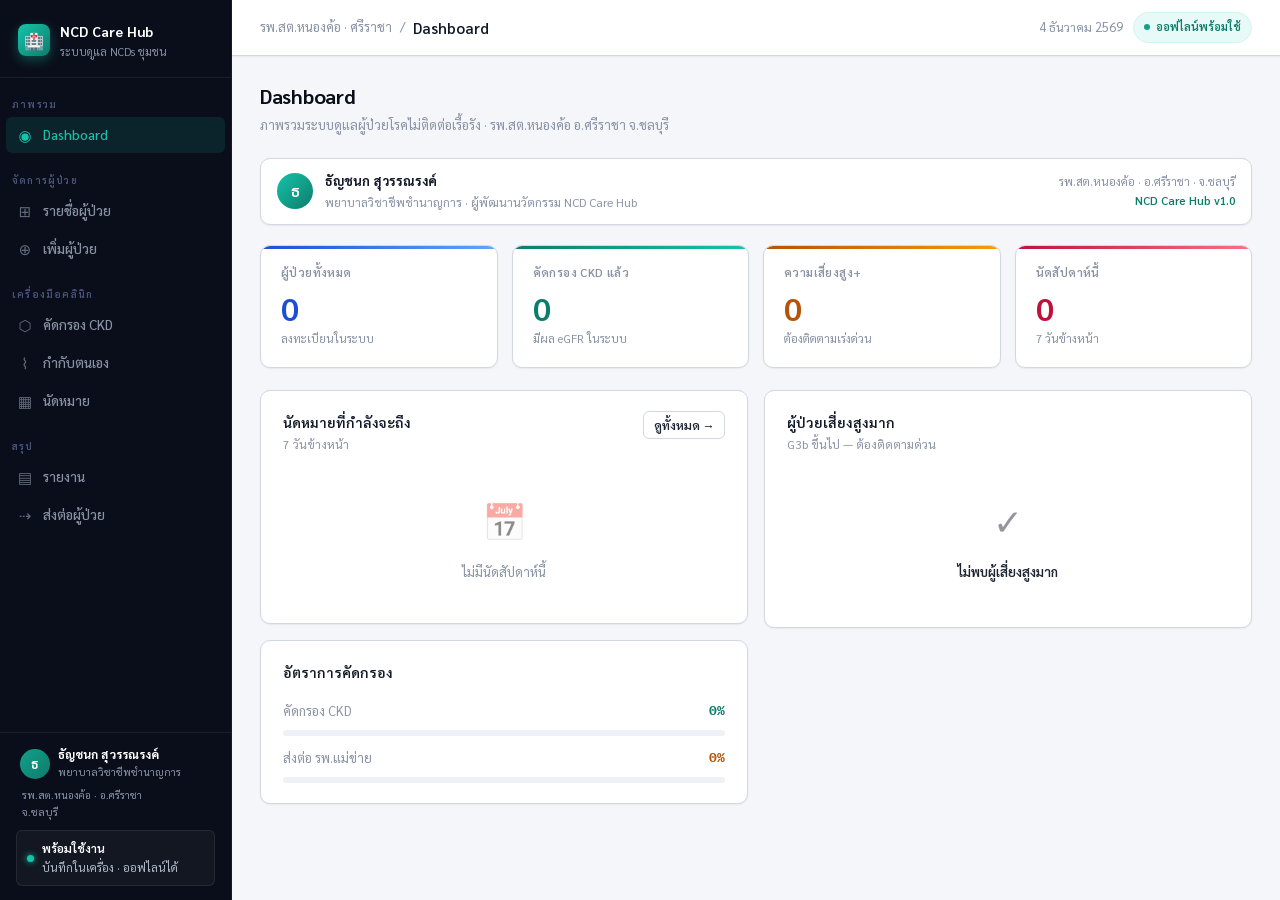
<file: ncd care hub.html>
<!DOCTYPE html>
<html lang="th">
<head>
<meta charset="UTF-8">
<meta name="viewport" content="width=device-width, initial-scale=1.0">
<title>NCD Care Hub</title>
<link rel="preconnect" href="https://fonts.googleapis.com">
<link href="https://fonts.googleapis.com/css2?family=Sarabun:wght@300;400;500;600;700&family=IBM+Plex+Mono:wght@400;500&display=swap" rel="stylesheet">
<style>
*,*::before,*::after{box-sizing:border-box;margin:0;padding:0}
:root{
  --ink-900:#0A0E1A;--ink-800:#111827;--ink-700:#1C2333;--ink-600:#253047;
  --ink-500:#374161;--ink-400:#4B5680;
  --slate-300:#8892A4;--slate-200:#B0B8C8;--slate-100:#D1D8E4;--slate-50:#EEF1F6;
  --white:#FFFFFF;--canvas:#F4F6FA;
  --teal-600:#0E7C6B;--teal-500:#12A08A;--teal-400:#15C4AA;--teal-100:#D0F5EF;--teal-50:#E8FAF7;
  --amber-600:#B45309;--amber-400:#F59E0B;--amber-100:#FEF3C7;--amber-50:#FFFBEB;
  --rose-600:#BE123C;--rose-400:#FB7185;--rose-100:#FFE4E6;--rose-50:#FFF1F2;
  --blue-600:#1D4ED8;--blue-400:#60A5FA;--blue-100:#DBEAFE;--blue-50:#EFF6FF;
  --violet-600:#6D28D9;--violet-100:#EDE9FE;
  --r:6px;--r-lg:10px;--r-xl:14px;
  --shadow-xs:0 1px 2px rgba(0,0,0,.06);
  --shadow-sm:0 2px 6px rgba(0,0,0,.08),0 1px 2px rgba(0,0,0,.06);
  --shadow-md:0 4px 16px rgba(0,0,0,.10),0 2px 4px rgba(0,0,0,.06);
  --shadow-lg:0 12px 32px rgba(0,0,0,.14),0 4px 8px rgba(0,0,0,.08);
  --font:'Sarabun','IBM Plex Sans Thai',system-ui,sans-serif;
  --mono:'IBM Plex Mono',monospace;
  --sidebar-w:232px;
}
html{font-size:15px;-webkit-font-smoothing:antialiased}
body{font-family:var(--font);background:var(--canvas);color:var(--ink-800);line-height:1.6;display:flex;min-height:100vh}

/* ─── SIDEBAR ─── */
.sb{width:var(--sidebar-w);background:var(--ink-900);display:flex;flex-direction:column;position:fixed;inset:0 auto 0 0;z-index:200;border-right:1px solid rgba(255,255,255,.05)}
.sb-logo{padding:20px 18px 16px;border-bottom:1px solid rgba(255,255,255,.07);display:flex;align-items:center;gap:10px}
.sb-logo-mark{width:32px;height:32px;background:linear-gradient(135deg,var(--teal-400),var(--teal-600));border-radius:8px;display:flex;align-items:center;justify-content:center;font-size:16px;flex-shrink:0;box-shadow:0 4px 12px rgba(21,196,170,.35)}
.sb-logo-text h1{font-size:14px;font-weight:700;color:var(--white);letter-spacing:.2px}
.sb-logo-text p{font-size:11px;color:var(--slate-300);margin-top:1px}
.sb-section{padding:18px 12px 4px;font-size:10px;font-weight:600;color:var(--ink-400);letter-spacing:1.2px;text-transform:uppercase}
.sb-item{display:flex;align-items:center;gap:9px;padding:8px 10px;margin:1px 6px;border-radius:var(--r);border:none;background:transparent;color:var(--slate-300);font-family:var(--font);font-size:13.5px;font-weight:500;cursor:pointer;transition:background .15s,color .15s;text-align:left;width:calc(100% - 12px)}
.sb-item:hover{background:rgba(255,255,255,.06);color:var(--white)}
.sb-item.active{background:rgba(21,196,170,.12);color:var(--teal-400)}
.sb-item.active .sb-icon{color:var(--teal-400)}
.sb-icon{font-size:15px;width:18px;text-align:center;flex-shrink:0;opacity:.7}
.sb-item.active .sb-icon,.sb-item:hover .sb-icon{opacity:1}
.sb-badge{margin-left:auto;background:var(--teal-600);color:var(--white);font-size:10px;padding:1px 6px;border-radius:20px;font-weight:600}
.sb-footer{margin-top:auto;padding:14px 16px;border-top:1px solid rgba(255,255,255,.07)}
.sb-footer-pill{display:flex;align-items:center;gap:8px;background:rgba(255,255,255,.04);border:1px solid rgba(255,255,255,.08);border-radius:var(--r);padding:8px 10px}
.sb-footer-dot{width:7px;height:7px;border-radius:50%;background:var(--teal-400);flex-shrink:0;box-shadow:0 0 6px var(--teal-400)}
.sb-footer-text{font-size:11.5px;color:var(--slate-200)}
.sb-footer-text strong{color:var(--white);font-weight:600;display:block;font-size:12px}

/* ─── MAIN ─── */
.main{margin-left:var(--sidebar-w);flex:1;display:flex;flex-direction:column;min-height:100vh}

/* ─── TOPBAR ─── */
.topbar{background:var(--white);border-bottom:1px solid var(--slate-100);padding:0 28px;height:56px;display:flex;align-items:center;justify-content:space-between;position:sticky;top:0;z-index:100;box-shadow:var(--shadow-xs)}
.topbar-left{display:flex;align-items:center;gap:8px}
.topbar-crumb{font-size:13px;color:var(--slate-300)}
.topbar-title{font-size:15px;font-weight:600;color:var(--ink-800)}
.topbar-right{display:flex;align-items:center;gap:10px}
.topbar-date{font-size:12.5px;color:var(--slate-300);font-variant-numeric:tabular-nums}
.status-pill{display:flex;align-items:center;gap:6px;background:var(--teal-50);border:1px solid var(--teal-100);color:var(--teal-600);font-size:11.5px;font-weight:600;padding:5px 10px;border-radius:20px}
.status-dot{width:6px;height:6px;border-radius:50%;background:var(--teal-500);animation:pulse 2s infinite}
@keyframes pulse{0%,100%{opacity:1;transform:scale(1)}50%{opacity:.6;transform:scale(.85)}}

/* ─── PAGE ─── */
.page-wrap{padding:24px 28px;flex:1}
.page{display:none}
.page.active{display:block;animation:fadeUp .2s ease}
@keyframes fadeUp{from{opacity:0;transform:translateY(8px)}to{opacity:1;transform:translateY(0)}}
.page-header{margin-bottom:22px}
.page-header h2{font-size:20px;font-weight:700;color:var(--ink-900);letter-spacing:-.3px}
.page-header p{font-size:13px;color:var(--slate-300);margin-top:3px}

/* ─── CARDS ─── */
.card{background:var(--white);border-radius:var(--r-lg);border:1px solid var(--slate-100);padding:20px 22px;box-shadow:var(--shadow-xs);transition:box-shadow .2s}
.card:hover{box-shadow:var(--shadow-sm)}
.card-head{display:flex;align-items:flex-start;justify-content:space-between;margin-bottom:18px}
.card-title{font-size:14px;font-weight:600;color:var(--ink-800)}
.card-sub{font-size:12px;color:var(--slate-300);margin-top:2px}
.card-divider{border:none;border-top:1px solid var(--slate-50);margin:16px -22px;padding:0 22px}

/* ─── KPI CARDS ─── */
.kpi-grid{display:grid;grid-template-columns:repeat(4,1fr);gap:14px;margin-bottom:22px}
.kpi{background:var(--white);border:1px solid var(--slate-100);border-radius:var(--r-lg);padding:18px 20px;box-shadow:var(--shadow-xs);transition:transform .18s,box-shadow .18s;position:relative;overflow:hidden}
.kpi:hover{transform:translateY(-2px);box-shadow:var(--shadow-sm)}
.kpi::before{content:'';position:absolute;top:0;left:0;right:0;height:3px;border-radius:var(--r-lg) var(--r-lg) 0 0}
.kpi.blue::before{background:linear-gradient(90deg,var(--blue-600),var(--blue-400))}
.kpi.teal::before{background:linear-gradient(90deg,var(--teal-600),var(--teal-400))}
.kpi.amber::before{background:linear-gradient(90deg,var(--amber-600),var(--amber-400))}
.kpi.rose::before{background:linear-gradient(90deg,var(--rose-600),var(--rose-400))}
.kpi-label{font-size:11.5px;font-weight:600;color:var(--slate-300);letter-spacing:.4px;text-transform:uppercase;margin-bottom:10px}
.kpi-value{font-size:32px;font-weight:700;letter-spacing:-1px;line-height:1}
.kpi.blue .kpi-value{color:var(--blue-600)}
.kpi.teal .kpi-value{color:var(--teal-600)}
.kpi.amber .kpi-value{color:var(--amber-600)}
.kpi.rose .kpi-value{color:var(--rose-600)}
.kpi-hint{font-size:11.5px;color:var(--slate-300);margin-top:6px}

/* ─── BUTTONS ─── */
.btn{display:inline-flex;align-items:center;gap:6px;padding:0 14px;height:34px;border-radius:var(--r);border:none;font-family:var(--font);font-size:13px;font-weight:600;cursor:pointer;transition:all .15s;white-space:nowrap;text-decoration:none}
.btn-primary{background:var(--teal-500);color:var(--white)}
.btn-primary:hover{background:var(--teal-600);box-shadow:0 4px 12px rgba(18,160,138,.3)}
.btn-secondary{background:var(--ink-800);color:var(--white)}
.btn-secondary:hover{background:var(--ink-900)}
.btn-outline{background:transparent;color:var(--ink-700);border:1px solid var(--slate-100)}
.btn-outline:hover{background:var(--slate-50);border-color:var(--slate-200)}
.btn-ghost{background:transparent;color:var(--slate-300);border:none}
.btn-ghost:hover{background:var(--slate-50);color:var(--ink-700)}
.btn-danger{background:var(--rose-50);color:var(--rose-600);border:1px solid var(--rose-100)}
.btn-danger:hover{background:var(--rose-100)}
.btn-sm{height:28px;padding:0 10px;font-size:12px;border-radius:var(--r)}
.btn-icon{width:32px;height:32px;padding:0;justify-content:center;font-size:14px}

/* ─── FORMS ─── */
.form-grid-2{display:grid;grid-template-columns:1fr 1fr;gap:14px}
.form-grid-3{display:grid;grid-template-columns:1fr 1fr 1fr;gap:14px}
.form-group{display:flex;flex-direction:column;gap:5px}
.form-label{font-size:12px;font-weight:600;color:var(--slate-300);letter-spacing:.2px}
.form-required{color:var(--rose-400)}
.form-input{height:36px;padding:0 12px;border:1.5px solid var(--slate-100);border-radius:var(--r);font-family:var(--font);font-size:13.5px;color:var(--ink-800);background:var(--white);outline:none;transition:border-color .15s,box-shadow .15s}
.form-input:focus{border-color:var(--teal-400);box-shadow:0 0 0 3px rgba(21,196,170,.1)}
.form-input::placeholder{color:var(--slate-200)}
.form-select{appearance:none;background-image:url("data:image/svg+xml,%3Csvg xmlns='http://www.w3.org/2000/svg' width='12' height='12' viewBox='0 0 12 12'%3E%3Cpath fill='%238892A4' d='M6 8L1 3h10z'/%3E%3C/svg%3E");background-repeat:no-repeat;background-position:right 10px center;padding-right:28px;cursor:pointer}
.form-textarea{height:auto;padding:10px 12px;resize:vertical;min-height:72px;line-height:1.6}
.form-section-label{font-size:11px;font-weight:700;color:var(--slate-200);letter-spacing:1px;text-transform:uppercase;padding:12px 0 6px;border-bottom:1px solid var(--slate-50);margin-bottom:14px}
.form-hint{font-size:11.5px;color:var(--slate-300)}

/* ─── TABLE ─── */
.table-wrap{overflow-x:auto;margin:0 -22px}
.data-table{width:100%;border-collapse:collapse;font-size:13.5px}
.data-table th{padding:10px 14px;text-align:left;font-size:11px;font-weight:700;color:var(--slate-300);letter-spacing:.6px;text-transform:uppercase;background:var(--canvas);border-bottom:1px solid var(--slate-100);white-space:nowrap}
.data-table th:first-child{padding-left:22px}
.data-table th:last-child{padding-right:22px}
.data-table td{padding:12px 14px;border-bottom:1px solid var(--slate-50);color:var(--ink-800);vertical-align:middle}
.data-table td:first-child{padding-left:22px}
.data-table td:last-child{padding-right:22px}
.data-table tbody tr:hover td{background:#FAFBFD}
.data-table tbody tr:last-child td{border-bottom:none}

/* ─── BADGES / CHIPS ─── */
.chip{display:inline-flex;align-items:center;gap:4px;padding:3px 8px;border-radius:20px;font-size:11.5px;font-weight:600;line-height:1}
.chip::before{content:'';width:5px;height:5px;border-radius:50%;flex-shrink:0}
.chip-teal{background:var(--teal-50);color:var(--teal-600)}.chip-teal::before{background:var(--teal-500)}
.chip-amber{background:var(--amber-50);color:var(--amber-600)}.chip-amber::before{background:var(--amber-400)}
.chip-rose{background:var(--rose-50);color:var(--rose-600)}.chip-rose::before{background:var(--rose-400)}
.chip-blue{background:var(--blue-50);color:var(--blue-600)}.chip-blue::before{background:var(--blue-400)}
.chip-gray{background:var(--slate-50);color:var(--slate-300)}.chip-gray::before{background:var(--slate-200)}
.chip-violet{background:var(--violet-100);color:var(--violet-600)}.chip-violet::before{background:var(--violet-600)}
.tag{display:inline-block;padding:2px 8px;border-radius:var(--r);font-size:11.5px;font-weight:700;font-family:var(--mono)}
.tag-blue{background:var(--blue-50);color:var(--blue-600);border:1px solid var(--blue-100)}
.tag-slate{background:var(--slate-50);color:var(--slate-300);border:1px solid var(--slate-100)}

/* ─── ALERTS ─── */
.alert{display:flex;align-items:flex-start;gap:10px;padding:12px 14px;border-radius:var(--r);font-size:13px;margin-bottom:16px;line-height:1.5}
.alert-icon{font-size:15px;flex-shrink:0;margin-top:1px}
.alert strong{font-weight:600}
.alert-teal{background:var(--teal-50);color:var(--teal-600);border:1px solid var(--teal-100)}
.alert-amber{background:var(--amber-50);color:var(--amber-600);border:1px solid var(--amber-100)}
.alert-rose{background:var(--rose-50);color:var(--rose-600);border:1px solid var(--rose-100)}
.alert-blue{background:var(--blue-50);color:var(--blue-600);border:1px solid var(--blue-100)}

/* ─── EMPTY STATE ─── */
.empty{display:flex;flex-direction:column;align-items:center;justify-content:center;padding:48px 24px;text-align:center}
.empty-icon{font-size:36px;margin-bottom:12px;opacity:.45}
.empty-title{font-size:14px;font-weight:600;color:var(--ink-700);margin-bottom:4px}
.empty-sub{font-size:13px;color:var(--slate-300)}

/* ─── SEARCH ─── */
.search-wrap{position:relative}
.search-wrap input{padding-left:32px}
.search-wrap::before{content:'⌕';position:absolute;left:10px;top:50%;transform:translateY(-50%);font-size:16px;color:var(--slate-200);pointer-events:none;line-height:1}

/* ─── PROGRESS ─── */
.prog-wrap{height:6px;background:var(--slate-50);border-radius:99px;overflow:hidden;margin-top:6px}
.prog-bar{height:100%;border-radius:99px;transition:width .6s cubic-bezier(.4,0,.2,1)}
.prog-teal{background:linear-gradient(90deg,var(--teal-600),var(--teal-400))}
.prog-amber{background:linear-gradient(90deg,var(--amber-600),var(--amber-400))}
.prog-rose{background:linear-gradient(90deg,var(--rose-600),var(--rose-400))}

/* ─── CKD HEATMAP ─── */
.heatmap{width:100%;border-collapse:separate;border-spacing:3px;font-size:12px}
.heatmap th{padding:8px 10px;background:var(--ink-700);color:var(--slate-100);font-weight:600;border-radius:var(--r);font-size:11px;letter-spacing:.3px}
.heatmap td{padding:9px 10px;border-radius:var(--r);text-align:center;font-weight:700;font-size:12px;cursor:default;transition:filter .15s,transform .15s}
.heatmap td.row-h{background:var(--ink-700);color:var(--slate-100);text-align:left;font-size:11.5px}
.hm-low{background:#C6F6EE;color:#065F46}
.hm-mod{background:#FEF3C7;color:#92400E}
.hm-hi{background:#FED7AA;color:#7C2D12}
.hm-vhi{background:#FEE2E2;color:#7F1D1D}
.hm-active{outline:2.5px solid var(--teal-500);outline-offset:1px;filter:brightness(1.05);transform:scale(1.04)}

/* ─── CHART BARS ─── */
.bar-chart{display:flex;align-items:flex-end;gap:6px;height:100px;padding-bottom:22px;position:relative}
.bar-chart-bar{flex:1;border-radius:4px 4px 0 0;min-height:4px;position:relative;cursor:default;transition:opacity .2s}
.bar-chart-bar:hover{opacity:.8}
.bar-chart-bar .b-val{position:absolute;top:-18px;left:50%;transform:translateX(-50%);font-size:10px;font-weight:700;white-space:nowrap}
.bar-chart-bar .b-lbl{position:absolute;bottom:-18px;left:50%;transform:translateX(-50%);font-size:9.5px;color:var(--slate-300);white-space:nowrap}
.b-normal{background:var(--teal-100)}.b-normal .b-val{color:var(--teal-600)}
.b-pre{background:var(--amber-100)}.b-pre .b-val{color:var(--amber-600)}
.b-ht{background:var(--rose-100)}.b-ht .b-val{color:var(--rose-600)}

/* ─── APPOINTMENT CARD ─── */
.appt-row{display:flex;align-items:center;gap:14px;padding:12px 0;border-bottom:1px solid var(--slate-50)}
.appt-row:last-child{border-bottom:none}
.appt-date-block{width:44px;text-align:center;flex-shrink:0}
.appt-date-block .adb-d{font-size:20px;font-weight:700;color:var(--ink-800);line-height:1}
.appt-date-block .adb-m{font-size:10px;font-weight:600;color:var(--slate-300);text-transform:uppercase;letter-spacing:.5px}
.appt-divider{width:1px;height:36px;background:var(--slate-100);flex-shrink:0}
.appt-info{flex:1}
.appt-name{font-size:13.5px;font-weight:600;color:var(--ink-800)}
.appt-type{font-size:12px;color:var(--slate-300);margin-top:1px}
.appt-time{font-size:12px;font-weight:600;color:var(--teal-600);font-family:var(--mono)}

/* ─── REFERRAL CARD ─── */
.ref-row{padding:12px 14px;border-radius:var(--r);border:1px solid var(--slate-100);margin-bottom:8px;display:flex;justify-content:space-between;align-items:flex-start;background:var(--white)}
.ref-urgency-bar{width:3px;border-radius:2px;align-self:stretch;flex-shrink:0;margin-right:10px}
.ref-urgency-routine{background:var(--teal-400)}
.ref-urgency-urgent{background:var(--amber-400)}
.ref-urgency-emergency{background:var(--rose-400)}

/* ─── DIST BARS ─── */
.dist-row{display:flex;align-items:center;gap:10px;margin-bottom:9px}
.dist-label{font-size:12px;color:var(--slate-300);min-width:52px;font-family:var(--mono);font-weight:500}
.dist-track{flex:1;height:16px;background:var(--slate-50);border-radius:var(--r)}
.dist-fill{height:100%;border-radius:var(--r);transition:width .6s cubic-bezier(.4,0,.2,1)}
.dist-count{font-size:12px;font-weight:700;color:var(--ink-800);min-width:20px;text-align:right}

/* ─── MODAL ─── */
.modal-bg{display:none;position:fixed;inset:0;background:rgba(10,14,26,.5);backdrop-filter:blur(4px);z-index:500;align-items:center;justify-content:center}
.modal-bg.open{display:flex}
.modal-box{background:var(--white);border-radius:var(--r-xl);padding:24px;width:90%;max-width:460px;box-shadow:var(--shadow-lg);animation:modalIn .2s ease}
@keyframes modalIn{from{transform:scale(.96);opacity:0}to{transform:scale(1);opacity:1}}
.modal-head{display:flex;justify-content:space-between;align-items:center;margin-bottom:16px}
.modal-head h3{font-size:16px;font-weight:700}
.modal-close{background:var(--slate-50);border:none;width:28px;height:28px;border-radius:var(--r);cursor:pointer;font-size:14px;color:var(--slate-300);display:flex;align-items:center;justify-content:center;transition:background .15s}
.modal-close:hover{background:var(--slate-100);color:var(--ink-700)}

/* ─── TOAST ─── */
.toast{position:fixed;bottom:20px;right:20px;display:flex;align-items:center;gap:8px;padding:11px 16px;border-radius:var(--r-lg);font-size:13px;font-weight:500;z-index:999;transform:translateY(20px);opacity:0;transition:all .25s cubic-bezier(.4,0,.2,1);box-shadow:var(--shadow-lg);pointer-events:none;max-width:320px}
.toast.show{transform:translateY(0);opacity:1}
.toast-success{background:var(--ink-900);color:var(--white);border-left:3px solid var(--teal-400)}
.toast-error{background:var(--ink-900);color:var(--white);border-left:3px solid var(--rose-400)}
.toast-icon{font-size:15px;flex-shrink:0}

/* ─── UTILS ─── */
.row{display:flex;align-items:center;gap:10px;flex-wrap:wrap}
.flex-1{flex:1}
.mt-4{margin-top:4px}.mt-8{margin-top:8px}.mt-12{margin-top:12px}.mt-16{margin-top:16px}.mt-20{margin-top:20px}
.mb-4{margin-bottom:4px}.mb-8{margin-bottom:8px}.mb-12{margin-bottom:12px}.mb-16{margin-bottom:16px}
.text-xs{font-size:12px}.text-sm{font-size:13px}.text-muted{color:var(--slate-300)}
.font-mono{font-family:var(--mono)}
.two-col{display:grid;grid-template-columns:1fr 1fr;gap:16px;align-items:start}
.two-col-3-7{display:grid;grid-template-columns:3fr 4fr;gap:16px;align-items:start}
.three-col{display:grid;grid-template-columns:1fr 1fr 1fr;gap:14px}
.val-big{font-size:34px;font-weight:700;letter-spacing:-1px;line-height:1;color:var(--teal-600)}
.val-unit{font-size:12px;color:var(--slate-300);font-weight:500;margin-top:2px}
.section-divider{display:flex;align-items:center;gap:10px;margin:20px 0 14px}
.section-divider span{font-size:11px;font-weight:700;color:var(--slate-200);letter-spacing:1px;text-transform:uppercase;white-space:nowrap}
.section-divider::before,.section-divider::after{content:'';flex:1;height:1px;background:var(--slate-50)}
.section-divider::before{max-width:0}

@media(max-width:900px){
  .sb{transform:translateX(-100%);transition:transform .25s}
  .sb.open{transform:translateX(0)}
  .main{margin-left:0}
  .kpi-grid{grid-template-columns:1fr 1fr}
  .two-col,.two-col-3-7{grid-template-columns:1fr}
  .form-grid-2,.form-grid-3{grid-template-columns:1fr}
  .page-wrap{padding:16px}
  #mob-menu{display:flex!important}
}
#mob-menu{display:none;background:none;border:none;font-size:22px;cursor:pointer;color:var(--ink-700);padding:4px;line-height:1}
@media print{.sb,.topbar,.btn,.modal-bg{display:none!important}.main{margin-left:0}}
</style>
</head>
<body>

<!-- SIDEBAR -->
<aside class="sb" id="sidebar">
  <div class="sb-logo">
    <div class="sb-logo-mark">🏥</div>
    <div class="sb-logo-text">
      <h1>NCD Care Hub</h1>
      <p>ระบบดูแล NCDs ชุมชน</p>
    </div>
  </div>

  <span class="sb-section">ภาพรวม</span>
  <button class="sb-item active" onclick="go('dashboard',this)"><span class="sb-icon">◉</span>Dashboard</button>

  <span class="sb-section">จัดการผู้ป่วย</span>
  <button class="sb-item" onclick="go('patient-list',this)"><span class="sb-icon">⊞</span>รายชื่อผู้ป่วย</button>
  <button class="sb-item" onclick="go('add-patient',this)"><span class="sb-icon">⊕</span>เพิ่มผู้ป่วย</button>

  <span class="sb-section">เครื่องมือคลินิก</span>
  <button class="sb-item" onclick="go('ckd',this)"><span class="sb-icon">⬡</span>คัดกรอง CKD</button>
  <button class="sb-item" onclick="go('monitor',this)"><span class="sb-icon">⌇</span>กำกับตนเอง</button>
  <button class="sb-item" onclick="go('appt',this)"><span class="sb-icon">▦</span>นัดหมาย</button>

  <span class="sb-section">สรุป</span>
  <button class="sb-item" onclick="go('reports',this)"><span class="sb-icon">▤</span>รายงาน</button>
  <button class="sb-item" onclick="go('refer',this)"><span class="sb-icon">⇢</span>ส่งต่อผู้ป่วย</button>

  <div class="sb-footer">
    <div style="padding:0 4px 10px">
      <div style="display:flex;align-items:center;gap:8px;margin-bottom:6px">
        <div style="width:30px;height:30px;border-radius:50%;background:linear-gradient(135deg,var(--teal-500),var(--teal-600));display:flex;align-items:center;justify-content:center;font-size:13px;font-weight:700;color:#fff;flex-shrink:0">ธ</div>
        <div>
          <div style="font-size:12px;font-weight:700;color:var(--white);line-height:1.3">ธัญชนก สุวรรณรงค์</div>
          <div style="font-size:10.5px;color:var(--slate-300);margin-top:1px">พยาบาลวิชาชีพชำนาญการ</div>
        </div>
      </div>
      <div style="font-size:10.5px;color:var(--slate-300);line-height:1.6;padding-left:2px">
        รพ.สต.หนองค้อ · อ.ศรีราชา<br>จ.ชลบุรี
      </div>
    </div>
    <div class="sb-footer-pill">
      <div class="sb-footer-dot"></div>
      <div class="sb-footer-text"><strong>พร้อมใช้งาน</strong>บันทึกในเครื่อง · ออฟไลน์ได้</div>
    </div>
  </div>
</aside>

<!-- MAIN -->
<div class="main">
  <header class="topbar">
    <div class="topbar-left">
      <button id="mob-menu" onclick="document.getElementById('sidebar').classList.toggle('open')">☰</button>
      <span class="topbar-crumb text-muted text-sm">รพ.สต.หนองค้อ · ศรีราชา</span>
      <span class="topbar-crumb text-muted text-sm">/</span>
      <span class="topbar-title" id="pg-title">Dashboard</span>
    </div>
    <div class="topbar-right">
      <span class="topbar-date" id="hdr-date"></span>
      <div class="status-pill"><div class="status-dot"></div>ออฟไลน์พร้อมใช้</div>
    </div>
  </header>

  <div class="page-wrap">

    <!-- ══ DASHBOARD ══ -->
    <div class="page active" id="p-dashboard">
      <div class="page-header">
        <h2>Dashboard</h2>
        <p>ภาพรวมระบบดูแลผู้ป่วยโรคไม่ติดต่อเรื้อรัง · รพ.สต.หนองค้อ อ.ศรีราชา จ.ชลบุรี</p>
      </div>
      <div style="display:flex;align-items:center;gap:12px;background:var(--white);border:1px solid var(--slate-100);border-radius:var(--r-lg);padding:12px 16px;margin-bottom:20px;box-shadow:var(--shadow-xs)">
        <div style="width:36px;height:36px;border-radius:50%;background:linear-gradient(135deg,var(--teal-400),var(--teal-600));display:flex;align-items:center;justify-content:center;font-size:15px;font-weight:700;color:#fff;flex-shrink:0">ธ</div>
        <div style="flex:1">
          <div style="font-size:13px;font-weight:700;color:var(--ink-800)">ธัญชนก สุวรรณรงค์</div>
          <div style="font-size:12px;color:var(--slate-300);margin-top:1px">พยาบาลวิชาชีพชำนาญการ · ผู้พัฒนานวัตกรรม NCD Care Hub</div>
        </div>
        <div style="text-align:right;font-size:11.5px;color:var(--slate-300);line-height:1.7">
          <div>รพ.สต.หนองค้อ · อ.ศรีราชา · จ.ชลบุรี</div>
          <div style="color:var(--teal-600);font-weight:600">NCD Care Hub v1.0</div>
        </div>
      </div>

      <div class="kpi-grid">
        <div class="kpi blue"><div class="kpi-label">ผู้ป่วยทั้งหมด</div><div class="kpi-value" id="d-total">0</div><div class="kpi-hint">ลงทะเบียนในระบบ</div></div>
        <div class="kpi teal"><div class="kpi-label">คัดกรอง CKD แล้ว</div><div class="kpi-value" id="d-screened">0</div><div class="kpi-hint">มีผล eGFR ในระบบ</div></div>
        <div class="kpi amber"><div class="kpi-label">ความเสี่ยงสูง+</div><div class="kpi-value" id="d-risk">0</div><div class="kpi-hint">ต้องติดตามเร่งด่วน</div></div>
        <div class="kpi rose"><div class="kpi-label">นัดสัปดาห์นี้</div><div class="kpi-value" id="d-appt">0</div><div class="kpi-hint">7 วันข้างหน้า</div></div>
      </div>

      <div class="two-col">
        <div>
          <div class="card">
            <div class="card-head"><div><div class="card-title">นัดหมายที่กำลังจะถึง</div><div class="card-sub">7 วันข้างหน้า</div></div><button class="btn btn-outline btn-sm" onclick="go('appt', qsel('appt'))">ดูทั้งหมด →</button></div>
            <div id="d-appt-list"></div>
          </div>
          <div class="card mt-16">
            <div class="card-head"><div class="card-title">อัตราการคัดกรอง</div></div>
            <div class="row mt-4 mb-8"><span class="text-sm text-muted flex-1">คัดกรอง CKD</span><span class="text-sm font-mono" id="d-sr-pct" style="color:var(--teal-600);font-weight:700">0%</span></div>
            <div class="prog-wrap"><div class="prog-bar prog-teal" id="d-sr-bar" style="width:0%"></div></div>
            <div class="row mt-12 mb-8"><span class="text-sm text-muted flex-1">ส่งต่อ รพ.แม่ข่าย</span><span class="text-sm font-mono" id="d-rr-pct" style="color:var(--amber-600);font-weight:700">0%</span></div>
            <div class="prog-wrap"><div class="prog-bar prog-amber" id="d-rr-bar" style="width:0%"></div></div>
          </div>
        </div>
        <div>
          <div class="card">
            <div class="card-head"><div><div class="card-title">ผู้ป่วยเสี่ยงสูงมาก</div><div class="card-sub">G3b ขึ้นไป — ต้องติดตามด่วน</div></div></div>
            <div id="d-highrisk-list"></div>
          </div>
        </div>
      </div>
    </div>

    <!-- ══ PATIENT LIST ══ -->
    <div class="page" id="p-patient-list">
      <div class="page-header"><h2>รายชื่อผู้ป่วย</h2><p>ผู้ป่วยที่ลงทะเบียนในระบบทั้งหมด</p></div>
      <div class="card">
        <div class="card-head">
          <div class="search-wrap"><input class="form-input" id="pt-search" placeholder="ค้นหาชื่อ หรือ HN…" oninput="renderPtTable()" style="width:240px"></div>
          <button class="btn btn-primary" onclick="go('add-patient', qsel('add-patient'))">+ เพิ่มผู้ป่วย</button>
        </div>
        <div class="table-wrap">
          <table class="data-table">
            <thead><tr><th>HN</th><th>ชื่อ-สกุล</th><th>อายุ / เพศ</th><th>โรค</th><th>eGFR / ระดับ</th><th>ความเสี่ยง</th><th>นัดถัดไป</th><th></th></tr></thead>
            <tbody id="pt-tbody"></tbody>
          </table>
        </div>
        <div id="pt-empty" style="display:none" class="empty"><div class="empty-icon">👥</div><div class="empty-title">ยังไม่มีผู้ป่วยในระบบ</div><div class="empty-sub">เริ่มต้นโดยเพิ่มผู้ป่วยรายแรก</div></div>
      </div>
    </div>

    <!-- ══ ADD PATIENT ══ -->
    <div class="page" id="p-add-patient">
      <div class="page-header"><h2>เพิ่ม / แก้ไขผู้ป่วย</h2><p>กรอกข้อมูลให้ครบถ้วนเพื่อประสิทธิภาพสูงสุด</p></div>
      <div class="card">
        <div class="form-section-label">ข้อมูลส่วนตัว</div>
        <div class="form-grid-2">
          <div class="form-group"><label class="form-label">เลข HN <span class="form-required">*</span></label><input class="form-input" id="f-hn" placeholder="เช่น HN-0001"></div>
          <div class="form-group"><label class="form-label">ชื่อ-นามสกุล <span class="form-required">*</span></label><input class="form-input" id="f-name" placeholder="ชื่อเต็ม"></div>
        </div>
        <div class="form-grid-3">
          <div class="form-group"><label class="form-label">เพศ</label><select class="form-input form-select" id="f-sex"><option>ชาย</option><option>หญิง</option></select></div>
          <div class="form-group"><label class="form-label">อายุ (ปี)</label><input class="form-input" id="f-age" type="number" min="0" max="120" placeholder="–"></div>
          <div class="form-group"><label class="form-label">เบอร์โทร</label><input class="form-input" id="f-phone" placeholder="08x-xxx-xxxx"></div>
        </div>

        <div class="form-section-label mt-16">ข้อมูลสุขภาพ</div>
        <div class="form-grid-2">
          <div class="form-group"><label class="form-label">โรคประจำตัว</label><select class="form-input form-select" id="f-disease"><option>กลุ่มเสี่ยง HT (Pre-HT)</option><option>ความดันโลหิตสูง (HT)</option><option>เบาหวาน (DM)</option><option>เบาหวาน + ความดัน (DM+HT)</option><option>โรคไตเรื้อรัง (CKD)</option><option>อื่นๆ</option></select></div>
          <div class="form-group"><label class="form-label">ยาที่ใช้หลัก</label><input class="form-input" id="f-med" placeholder="เช่น Amlodipine, Metformin"></div>
        </div>
        <div class="form-grid-3">
          <div class="form-group"><label class="form-label">น้ำหนัก (กก.)</label><input class="form-input" id="f-wt" type="number" placeholder="–"></div>
          <div class="form-group"><label class="form-label">ส่วนสูง (ซม.)</label><input class="form-input" id="f-ht" type="number" placeholder="–"></div>
          <div class="form-group"><label class="form-label">รอบเอว (ซม.)</label><input class="form-input" id="f-waist" type="number" placeholder="–"></div>
        </div>
        <div class="form-grid-2">
          <div class="form-group"><label class="form-label">ความดันล่าสุด (mmHg)</label><div style="display:flex;gap:8px"><input class="form-input" id="f-sbp" type="number" placeholder="Systolic (บน)"><input class="form-input" id="f-dbp" type="number" placeholder="Diastolic (ล่าง)"></div></div>
          <div class="form-group"><label class="form-label">หมายเหตุ</label><input class="form-input" id="f-note" placeholder="ข้อมูลเพิ่มเติม"></div>
        </div>

        <div class="row mt-20">
          <button class="btn btn-primary" onclick="savePt()">บันทึกข้อมูลผู้ป่วย</button>
          <button class="btn btn-outline" onclick="clearPtForm()">ล้างฟอร์ม</button>
          <button class="btn btn-ghost" onclick="go('patient-list', qsel('patient-list'))">ยกเลิก</button>
        </div>
        <input type="hidden" id="f-edit-id">
      </div>
    </div>

    <!-- ══ CKD SCREENING ══ -->
    <div class="page" id="p-ckd">
      <div class="page-header"><h2>คัดกรองโรคไตเรื้อรัง (CKD)</h2><p>คำนวณ eGFR ด้วยสมการ CKD-EPI 2021 · จัดระดับตาม KDIGO 2024</p></div>
      <div class="two-col-3-7">
        <div>
          <div class="card">
            <div class="card-title mb-16">ข้อมูลการตรวจ</div>
            <div class="form-group mb-12"><label class="form-label">ผู้ป่วย</label><select class="form-input form-select" id="ckd-pt"><option value="">— เลือกผู้ป่วย —</option></select></div>
            <div class="form-grid-2">
              <div class="form-group"><label class="form-label">อายุ (ปี)</label><input class="form-input" id="ckd-age" type="number" placeholder="–"></div>
              <div class="form-group"><label class="form-label">เพศ</label><select class="form-input form-select" id="ckd-sex"><option value="1">ชาย</option><option value="0">หญิง</option></select></div>
            </div>
            <!-- ── ไต ── -->
            <div class="form-section-label" style="margin-top:8px">ค่าการทำงานของไต</div>
            <div class="form-grid-2">
              <div class="form-group"><label class="form-label">Creatinine (mg/dL)</label><input class="form-input font-mono" id="ckd-cr" type="number" step="0.01" placeholder="ปกติ ♂0.67-1.17  ♀0.51-0.9"></div>
              <div class="form-group"><label class="form-label">UACR — Urine Albumin/Creatinine (mg/g)</label><input class="form-input font-mono" id="ckd-uacr" type="number" step="0.1" placeholder="ปกติ &lt;30 mg/g"></div>
            </div>
            <div class="form-grid-2">
              <div class="form-group"><label class="form-label">Urine Microalbumin (mg/L)</label><input class="form-input font-mono" id="ckd-microalb" type="number" step="0.1" placeholder="ปกติ &lt;20 mg/L"></div>
              <div class="form-group"><label class="form-label">K (Potassium) (mmol/L)</label><input class="form-input font-mono" id="ckd-k" type="number" step="0.01" placeholder="ปกติ 3.4 – 4.5"></div>
            </div>
            <!-- ── น้ำตาล / HbA1c ── -->
            <div class="form-section-label" style="margin-top:4px">น้ำตาลและเบาหวาน</div>
            <div class="form-grid-2">
              <div class="form-group"><label class="form-label">FBS / BS (mg/dL)</label><input class="form-input font-mono" id="ckd-fbs" type="number" placeholder="ปกติ 74 – 99"></div>
              <div class="form-group"><label class="form-label">HbA1C (%)</label><input class="form-input font-mono" id="ckd-hba1c" type="number" step="0.1" placeholder="ปกติ 4.8 – 5.9"></div>
            </div>
            <!-- ── ตับ ── -->
            <div class="form-section-label" style="margin-top:4px">การทำงานของตับ</div>
            <div class="form-grid-2">
              <div class="form-group"><label class="form-label">AST / SGOT (U/L)</label><input class="form-input font-mono" id="ckd-ast" type="number" placeholder="♂0-50  ♀0-35"></div>
              <div class="form-group"><label class="form-label">ALT / SGPT (U/L)</label><input class="form-input font-mono" id="ckd-alt" type="number" placeholder="♂0-50  ♀0-35"></div>
            </div>
            <!-- ── ไขมัน ── -->
            <div class="form-section-label" style="margin-top:4px">ไขมันในเลือด (Lipid Profile)</div>
            <div class="form-grid-2">
              <div class="form-group"><label class="form-label">Cholesterol (mg/dL)</label><input class="form-input font-mono" id="ckd-chol" type="number" placeholder="ปกติ &lt;200"></div>
              <div class="form-group"><label class="form-label">Triglyceride (mg/dL)</label><input class="form-input font-mono" id="ckd-tg" type="number" placeholder="ปกติ &lt;150"></div>
            </div>
            <div class="form-grid-2">
              <div class="form-group"><label class="form-label">HDL (mg/dL)</label><input class="form-input font-mono" id="ckd-hdl" type="number" placeholder="♂&gt;55  ♀&gt;65"></div>
              <div class="form-group"><label class="form-label">LDL-C Direct (mg/dL)</label><input class="form-input font-mono" id="ckd-ldl" type="number" placeholder="ปกติ &lt;100"></div>
            </div>
            <div class="form-group mb-12"><label class="form-label">วันที่ตรวจ</label><input class="form-input" id="ckd-date" type="date"></div>
            <button class="btn btn-primary" onclick="calcCKD()" style="width:100%">คำนวณ eGFR และจัดระดับ →</button>
          </div>

          <div class="card mt-16" id="ckd-result" style="display:none">
            <div class="card-title mb-12">ผลการคำนวณ</div>
            <div class="three-col" style="gap:8px">
              <div style="background:var(--canvas);border-radius:var(--r);padding:12px;text-align:center"><div class="text-xs text-muted mb-4">eGFR</div><div class="val-big" id="r-egfr">—</div><div class="val-unit">mL/min/1.73m²</div></div>
              <div style="background:var(--canvas);border-radius:var(--r);padding:12px;text-align:center"><div class="text-xs text-muted mb-4">ระดับ G</div><div class="val-big" id="r-g">—</div><div class="val-unit">GFR Stage</div></div>
              <div style="background:var(--canvas);border-radius:var(--r);padding:12px;text-align:center"><div class="text-xs text-muted mb-4">ระดับ A</div><div class="val-big" id="r-a">—</div><div class="val-unit">Albuminuria</div></div>
            </div>
            <div class="mt-12" id="r-alert"></div>
            <div class="mt-8 text-sm" id="r-advice" style="line-height:1.7;color:var(--ink-700)"></div>
            <button class="btn btn-primary btn-sm mt-12" onclick="saveCKDRes()">บันทึกผลลงประวัติ</button>
            <div id="lab-flags" class="mt-12"></div>
          </div>
        </div>

        <div>
          <div class="card mb-16">
            <div class="card-title mb-4">แผนที่ความเสี่ยง CKD</div>
            <div class="card-sub mb-12">KDIGO 2024 — CGA Classification · เซลล์ที่ไฮไลต์คือตำแหน่งของผู้ป่วยปัจจุบัน</div>
            <div style="overflow-x:auto">
              <table class="heatmap">
                <thead>
                  <tr><th style="text-align:left">GFR / Albuminuria</th><th>A1 &lt;30</th><th>A2 30–300</th><th>A3 &gt;300</th></tr>
                </thead>
                <tbody>
                  <tr><td class="row-h">G1 ≥90</td><td class="hm-low" id="c-G1A1">ต่ำ</td><td class="hm-mod" id="c-G1A2">ปานกลาง</td><td class="hm-hi" id="c-G1A3">สูง</td></tr>
                  <tr><td class="row-h">G2 60–89</td><td class="hm-low" id="c-G2A1">ต่ำ</td><td class="hm-mod" id="c-G2A2">ปานกลาง</td><td class="hm-hi" id="c-G2A3">สูง</td></tr>
                  <tr><td class="row-h">G3a 45–59</td><td class="hm-mod" id="c-G3aA1">ปานกลาง</td><td class="hm-hi" id="c-G3aA2">สูง</td><td class="hm-vhi" id="c-G3aA3">สูงมาก</td></tr>
                  <tr><td class="row-h">G3b 30–44</td><td class="hm-hi" id="c-G3bA1">สูง</td><td class="hm-vhi" id="c-G3bA2">สูงมาก</td><td class="hm-vhi" id="c-G3bA3">สูงมาก</td></tr>
                  <tr><td class="row-h">G4 15–29</td><td class="hm-vhi" id="c-G4A1">สูงมาก</td><td class="hm-vhi" id="c-G4A2">สูงมาก</td><td class="hm-vhi" id="c-G4A3">สูงมาก</td></tr>
                  <tr><td class="row-h">G5 &lt;15</td><td class="hm-vhi" id="c-G5A1">ไตวาย</td><td class="hm-vhi" id="c-G5A2">ไตวาย</td><td class="hm-vhi" id="c-G5A3">ไตวาย</td></tr>
                </tbody>
              </table>
            </div>
            <div class="row mt-12" style="gap:12px">
              <span style="display:flex;align-items:center;gap:5px;font-size:11.5px;color:var(--slate-300)"><span style="width:12px;height:12px;background:#C6F6EE;border-radius:3px;display:inline-block"></span>ต่ำ</span>
              <span style="display:flex;align-items:center;gap:5px;font-size:11.5px;color:var(--slate-300)"><span style="width:12px;height:12px;background:#FEF3C7;border-radius:3px;display:inline-block"></span>ปานกลาง</span>
              <span style="display:flex;align-items:center;gap:5px;font-size:11.5px;color:var(--slate-300)"><span style="width:12px;height:12px;background:#FED7AA;border-radius:3px;display:inline-block"></span>สูง</span>
              <span style="display:flex;align-items:center;gap:5px;font-size:11.5px;color:var(--slate-300)"><span style="width:12px;height:12px;background:#FEE2E2;border-radius:3px;display:inline-block"></span>สูงมาก</span>
            </div>
          </div>
          <div class="card"><div class="card-title mb-12">ประวัติการคัดกรอง</div><div id="ckd-hist"></div></div>
        </div>
      </div>
    </div>

    <!-- ══ SELF MONITOR ══ -->
    <div class="page" id="p-monitor">
      <div class="page-header"><h2>กำกับตนเอง (Self-Monitoring)</h2><p>บันทึกความดัน น้ำหนัก และพฤติกรรมสุขภาพประจำวัน</p></div>
      <div class="alert alert-blue"><div class="alert-icon">ℹ️</div><div>โมดูลนี้ให้ผู้ป่วย/กลุ่มเสี่ยงกรอกข้อมูลด้วยตนเองทุกวัน เพื่อสร้างนิสัยการกำกับตนเองตามแนวคิดของ Bandura (1991)</div></div>
      <div class="two-col">
        <div>
          <div class="card">
            <div class="card-title mb-16">บันทึกประจำวัน</div>
            <div class="form-grid-2">
              <div class="form-group"><label class="form-label">ผู้ป่วย</label><select class="form-input form-select" id="sm-pt"><option value="">— เลือก —</option></select></div>
              <div class="form-group"><label class="form-label">วันที่บันทึก</label><input class="form-input" id="sm-date" type="date"></div>
            </div>
            <div class="form-section-label mt-8">ค่าที่วัดได้</div>
            <div class="form-grid-2">
              <div class="form-group"><label class="form-label">SBP (mmHg)</label><input class="form-input font-mono" id="sm-sbp" type="number" placeholder="Systolic"></div>
              <div class="form-group"><label class="form-label">DBP (mmHg)</label><input class="form-input font-mono" id="sm-dbp" type="number" placeholder="Diastolic"></div>
            </div>
            <div class="form-grid-2">
              <div class="form-group"><label class="form-label">น้ำหนัก (กก.)</label><input class="form-input font-mono" id="sm-wt" type="number" placeholder="–"></div>
              <div class="form-group"><label class="form-label">ชีพจร (bpm)</label><input class="form-input font-mono" id="sm-hr" type="number" placeholder="–"></div>
            </div>

            <div class="form-section-label mt-8">เช็คลิสต์พฤติกรรม</div>
            <div id="bx-list">
              <label style="display:flex;align-items:center;gap:10px;padding:8px 0;border-bottom:1px solid var(--slate-50);cursor:pointer;font-size:13.5px"><input type="checkbox" id="bx1" style="width:16px;height:16px;accent-color:var(--teal-500);flex-shrink:0">รับประทานอาหารลดเค็ม (โซเดียม &lt;2g/วัน)</label>
              <label style="display:flex;align-items:center;gap:10px;padding:8px 0;border-bottom:1px solid var(--slate-50);cursor:pointer;font-size:13.5px"><input type="checkbox" id="bx2" style="width:16px;height:16px;accent-color:var(--teal-500);flex-shrink:0">รับประทานผัก-ผลไม้ ≥ 400g วันนี้</label>
              <label style="display:flex;align-items:center;gap:10px;padding:8px 0;border-bottom:1px solid var(--slate-50);cursor:pointer;font-size:13.5px"><input type="checkbox" id="bx3" style="width:16px;height:16px;accent-color:var(--teal-500);flex-shrink:0">ออกกำลังกายอย่างน้อย 30 นาที</label>
              <label style="display:flex;align-items:center;gap:10px;padding:8px 0;border-bottom:1px solid var(--slate-50);cursor:pointer;font-size:13.5px"><input type="checkbox" id="bx4" style="width:16px;height:16px;accent-color:var(--teal-500);flex-shrink:0">รับประทานยาครบตามที่แพทย์สั่ง</label>
              <label style="display:flex;align-items:center;gap:10px;padding:8px 0;border-bottom:1px solid var(--slate-50);cursor:pointer;font-size:13.5px"><input type="checkbox" id="bx5" style="width:16px;height:16px;accent-color:var(--teal-500);flex-shrink:0">ไม่สูบบุหรี่ / หลีกเลี่ยงควันบุหรี่</label>
              <label style="display:flex;align-items:center;gap:10px;padding:8px 0;cursor:pointer;font-size:13.5px"><input type="checkbox" id="bx6" style="width:16px;height:16px;accent-color:var(--teal-500);flex-shrink:0">ฝึกผ่อนคลาย/สมาธิ อย่างน้อย 10 นาที</label>
            </div>
            <div class="form-group mt-12"><label class="form-label">หมายเหตุ / อาการที่สังเกต</label><textarea class="form-input form-textarea" id="sm-note" placeholder="เช่น ปวดหัว เวียนหัว หรือไม่มีอาการผิดปกติ"></textarea></div>
            <button class="btn btn-primary mt-8" onclick="saveSM()" style="width:100%">บันทึกข้อมูลวันนี้</button>
          </div>
        </div>
        <div>
          <div class="card mb-16">
            <div class="card-title mb-4">กราฟแนวโน้ม SBP (7 วันล่าสุด)</div>
            <div class="card-sub mb-12">ความดัน Systolic — เป้าหมาย &lt;130 mmHg</div>
            <div style="position:relative;height:122px">
              <div class="bar-chart" id="bp-chart"></div>
            </div>
            <div class="row mt-8" style="gap:14px">
              <span style="display:flex;align-items:center;gap:5px;font-size:11.5px;color:var(--slate-300)"><span style="width:10px;height:10px;background:var(--teal-100);border-radius:2px;display:inline-block"></span>ปกติ (&lt;120)</span>
              <span style="display:flex;align-items:center;gap:5px;font-size:11.5px;color:var(--slate-300)"><span style="width:10px;height:10px;background:var(--amber-100);border-radius:2px;display:inline-block"></span>เสี่ยง (120–139)</span>
              <span style="display:flex;align-items:center;gap:5px;font-size:11.5px;color:var(--slate-300)"><span style="width:10px;height:10px;background:var(--rose-100);border-radius:2px;display:inline-block"></span>สูง (≥140)</span>
            </div>
          </div>
          <div class="card mb-16"><div class="card-title mb-12">ประวัติล่าสุด</div><div id="sm-hist"></div></div>
          <div class="card" style="background:var(--ink-900);border-color:var(--ink-700)">
            <div style="font-size:13px;font-weight:700;color:var(--white);margin-bottom:12px">เป้าหมายสุขภาพ</div>
            <div style="display:grid;grid-template-columns:1fr 1fr;gap:8px">
              <div style="background:rgba(255,255,255,.06);border-radius:var(--r);padding:10px 12px"><div style="font-size:10px;color:var(--slate-300);letter-spacing:.5px;text-transform:uppercase;margin-bottom:4px">ความดัน</div><div style="font-size:14px;font-weight:700;color:var(--teal-400);">&lt;130/80</div><div style="font-size:10.5px;color:var(--slate-300)">mmHg</div></div>
              <div style="background:rgba(255,255,255,.06);border-radius:var(--r);padding:10px 12px"><div style="font-size:10px;color:var(--slate-300);letter-spacing:.5px;text-transform:uppercase;margin-bottom:4px">BMI</div><div style="font-size:14px;font-weight:700;color:var(--teal-400);">18.5–24.9</div><div style="font-size:10.5px;color:var(--slate-300)">kg/m²</div></div>
              <div style="background:rgba(255,255,255,.06);border-radius:var(--r);padding:10px 12px"><div style="font-size:10px;color:var(--slate-300);letter-spacing:.5px;text-transform:uppercase;margin-bottom:4px">ออกกำลังกาย</div><div style="font-size:14px;font-weight:700;color:var(--teal-400);">≥150</div><div style="font-size:10.5px;color:var(--slate-300)">นาที/สัปดาห์</div></div>
              <div style="background:rgba(255,255,255,.06);border-radius:var(--r);padding:10px 12px"><div style="font-size:10px;color:var(--slate-300);letter-spacing:.5px;text-transform:uppercase;margin-bottom:4px">โซเดียม</div><div style="font-size:14px;font-weight:700;color:var(--teal-400);">&lt;2,000</div><div style="font-size:10.5px;color:var(--slate-300)">มก./วัน</div></div>
            </div>
          </div>
        </div>
      </div>
    </div>

    <!-- ══ APPOINTMENTS ══ -->
    <div class="page" id="p-appt">
      <div class="page-header"><h2>จัดการนัดหมาย</h2><p>บันทึกและติดตามนัดหมายผู้ป่วยทั้งหมด</p></div>
      <div class="two-col-3-7">
        <div class="card">
          <div class="card-title mb-16">เพิ่มนัดหมาย</div>
          <div class="form-group mb-12"><label class="form-label">ผู้ป่วย</label><select class="form-input form-select" id="ap-pt"><option value="">— เลือกผู้ป่วย —</option></select></div>
          <div class="form-grid-2">
            <div class="form-group"><label class="form-label">วันที่นัด</label><input class="form-input" id="ap-date" type="date"></div>
            <div class="form-group"><label class="form-label">เวลา</label><input class="form-input" id="ap-time" type="time" value="09:00"></div>
          </div>
          <div class="form-group mb-12"><label class="form-label">ประเภทการนัด</label>
            <select class="form-input form-select" id="ap-type"><option>ติดตามโรคเรื้อรัง (รายเดือน)</option><option>คัดกรอง CKD (รายปี)</option><option>ติดตามกลุ่มเสี่ยง HT</option><option>รับยา</option><option>เยี่ยมบ้าน</option><option>ส่งต่อ รพ.แม่ข่าย</option><option>อื่นๆ</option></select>
          </div>
          <div class="form-group mb-16"><label class="form-label">หมายเหตุ</label><textarea class="form-input form-textarea" id="ap-note" rows="2" placeholder="รายละเอียดเพิ่มเติม" style="min-height:60px"></textarea></div>
          <button class="btn btn-primary" onclick="saveAppt()" style="width:100%">บันทึกนัดหมาย</button>
        </div>
        <div class="card">
          <div class="card-head"><div class="card-title">รายการนัดหมาย</div>
            <select class="form-input form-select" id="ap-filter" onchange="renderAppt()" style="width:160px;height:32px;font-size:12.5px">
              <option value="upcoming">กำลังจะถึง</option><option value="all">ทั้งหมด</option><option value="today">วันนี้</option>
            </select>
          </div>
          <div id="appt-list"></div>
        </div>
      </div>
    </div>

    <!-- ══ REPORTS ══ -->
    <div class="page" id="p-reports">
      <div class="page-header"><h2>รายงานสรุป</h2><p>ข้อมูลสำหรับรายงานสำนักงานสาธารณสุขจังหวัด · รพ.สต.หนองค้อ อ.ศรีราชา จ.ชลบุรี</p></div>
      <div style="display:flex;align-items:center;justify-content:space-between;background:var(--ink-900);border-radius:var(--r-lg);padding:14px 18px;margin-bottom:20px;gap:12px">
        <div style="display:flex;align-items:center;gap:10px">
          <div style="width:32px;height:32px;border-radius:50%;background:linear-gradient(135deg,var(--teal-400),var(--teal-600));display:flex;align-items:center;justify-content:center;font-size:14px;font-weight:700;color:#fff;flex-shrink:0">ธ</div>
          <div>
            <div style="font-size:13px;font-weight:700;color:var(--white)">ธัญชนก สุวรรณรงค์</div>
            <div style="font-size:11.5px;color:var(--slate-300)">พยาบาลวิชาชีพชำนาญการ · รพ.สต.หนองค้อ อ.ศรีราชา จ.ชลบุรี</div>
          </div>
        </div>
        <div style="font-size:11px;color:var(--slate-300);text-align:right;line-height:1.7">ผู้พัฒนานวัตกรรม<br><span style="color:var(--teal-400);font-weight:600">NCD Care Hub v1.0</span></div>
      </div>
      <div class="kpi-grid">
        <div class="kpi blue"><div class="kpi-label">ผู้ป่วยทั้งหมด</div><div class="kpi-value" id="rp-tot">0</div></div>
        <div class="kpi teal"><div class="kpi-label">คัดกรอง CKD</div><div class="kpi-value" id="rp-scr">0</div></div>
        <div class="kpi amber"><div class="kpi-label">เสี่ยงสูง (G3+)</div><div class="kpi-value" id="rp-hi">0</div></div>
        <div class="kpi rose"><div class="kpi-label">ส่งต่อแล้ว</div><div class="kpi-value" id="rp-ref">0</div></div>
      </div>
      <div class="two-col mb-16">
        <div class="card"><div class="card-title mb-14">การกระจายระดับ CKD</div><div id="rp-ckd-dist"></div></div>
        <div class="card"><div class="card-title mb-14">กลุ่มโรคประจำตัว</div><div id="rp-dis-dist"></div></div>
      </div>
      <div class="card">
        <div class="card-head"><div class="card-title">ตารางสรุปผู้ป่วยทั้งหมด</div>
          <div class="row"><button class="btn btn-outline btn-sm" onclick="doExport()">↓ Export CSV</button><button class="btn btn-ghost btn-sm" onclick="window.print()">⎙ พิมพ์</button></div>
        </div>
        <div class="table-wrap">
          <table class="data-table"><thead><tr><th>HN</th><th>ชื่อ-สกุล</th><th>อายุ</th><th>โรค</th><th>eGFR</th><th>G/A</th><th>ความเสี่ยง</th><th>FBS</th><th>HbA1C</th><th>Microalb</th><th>LDL</th><th>ส่งต่อ</th></tr></thead><tbody id="rp-table"></tbody></table>
        </div>
      </div>
    </div>

    <!-- ══ REFER ══ -->
    <div class="page" id="p-refer">
      <div class="page-header"><h2>ส่งต่อผู้ป่วย</h2><p>บันทึกการส่งต่อไปยังโรงพยาบาลแม่ข่าย ตามระดับความเสี่ยง</p></div>
      <div class="two-col">
        <div class="card">
          <div class="card-title mb-16">บันทึกการส่งต่อ</div>
          <div class="form-group mb-12"><label class="form-label">ผู้ป่วย</label><select class="form-input form-select" id="rf-pt"><option value="">— เลือกผู้ป่วย —</option></select></div>
          <div class="form-group mb-12"><label class="form-label">ส่งต่อไปที่</label><select class="form-input form-select" id="rf-to"><option>โรงพยาบาลแม่ข่าย (อายุรกรรม)</option><option>คลินิกโรคไตเฉพาะทาง</option><option>คลินิกความดันโลหิตสูง</option><option>แผนกฉุกเฉิน</option><option>อื่นๆ</option></select></div>
          <div class="form-grid-2">
            <div class="form-group"><label class="form-label">วันที่ส่งต่อ</label><input class="form-input" id="rf-date" type="date"></div>
            <div class="form-group"><label class="form-label">ระดับความเร่งด่วน</label><select class="form-input form-select" id="rf-urg"><option value="routine">ปกติ (Routine)</option><option value="urgent">เร่งด่วน (Urgent)</option><option value="emergency">ฉุกเฉิน (Emergency)</option></select></div>
          </div>
          <div class="form-group mb-16"><label class="form-label">สาเหตุการส่งต่อ</label><textarea class="form-input form-textarea" id="rf-reason" placeholder="เช่น eGFR &lt;30, UACR &gt;300, ควบคุม BP ไม่ได้..."></textarea></div>
          <button class="btn btn-primary" onclick="saveRef()" style="width:100%">บันทึกการส่งต่อ</button>
        </div>
        <div>
          <div class="card mb-16" style="background:var(--ink-800);border-color:var(--ink-600)">
            <div style="font-size:13px;font-weight:700;color:var(--white);margin-bottom:14px">เกณฑ์การส่งต่อ KDIGO 2024</div>
            <div style="display:flex;flex-direction:column;gap:10px">
              <div style="display:flex;gap:10px;align-items:flex-start"><div style="width:3px;background:var(--rose-400);border-radius:2px;flex-shrink:0;align-self:stretch"></div><div><div style="font-size:12px;font-weight:700;color:var(--rose-400);margin-bottom:2px">ฉุกเฉิน</div><div style="font-size:12.5px;color:var(--slate-200)">eGFR &lt;15, K⁺ &gt;6.5 mEq/L, อาการ uremia</div></div></div>
              <div style="display:flex;gap:10px;align-items:flex-start"><div style="width:3px;background:var(--amber-400);border-radius:2px;flex-shrink:0;align-self:stretch"></div><div><div style="font-size:12px;font-weight:700;color:var(--amber-400);margin-bottom:2px">เร่งด่วน</div><div style="font-size:12.5px;color:var(--slate-200)">eGFR 15–30 หรือ UACR &gt;300 mg/g</div></div></div>
              <div style="display:flex;gap:10px;align-items:flex-start"><div style="width:3px;background:var(--teal-400);border-radius:2px;flex-shrink:0;align-self:stretch"></div><div><div style="font-size:12px;font-weight:700;color:var(--teal-400);margin-bottom:2px">ปกติ</div><div style="font-size:12.5px;color:var(--slate-200)">eGFR 30–44 (G3b) ประเมินซ้ำ 3–6 เดือน</div></div></div>
              <div style="display:flex;gap:10px;align-items:flex-start"><div style="width:3px;background:var(--slate-300);border-radius:2px;flex-shrink:0;align-self:stretch"></div><div><div style="font-size:12px;font-weight:700;color:var(--slate-200);margin-bottom:2px">ติดตาม รพ.สต.</div><div style="font-size:12.5px;color:var(--slate-200)">G1–G3a ความเสี่ยงต่ำ-ปานกลาง</div></div></div>
            </div>
          </div>
          <div class="card"><div class="card-title mb-12">ประวัติการส่งต่อ</div><div id="ref-hist"></div></div>
        </div>
      </div>
    </div>

  </div>
</div>

<!-- MODAL -->
<div class="modal-bg" id="confirm-modal">
  <div class="modal-box">
    <div class="modal-head"><h3 id="cm-title">ยืนยัน</h3><button class="modal-close" onclick="closeModal()">✕</button></div>
    <p id="cm-msg" style="font-size:13.5px;color:var(--slate-300);margin-bottom:20px;line-height:1.6"></p>
    <div class="row"><button class="btn btn-danger" id="cm-ok">ยืนยัน</button><button class="btn btn-ghost" onclick="closeModal()">ยกเลิก</button></div>
  </div>
</div>

<!-- TOAST -->
<div class="toast" id="toast"><span class="toast-icon" id="toast-icon"></span><span id="toast-msg"></span></div>

<script>

// ── HELPER ────────────────────────────────────────────
function qsel(page){return document.querySelector('.sb-item[onclick*="'+page+'"]');}

// ── DATA ──────────────────────────────────────────────
const DB={
  get:k=>JSON.parse(localStorage.getItem('ncd2_'+k)||'[]'),
  set:(k,v)=>localStorage.setItem('ncd2_'+k,JSON.stringify(v)),
  nid:k=>{const d=DB.get(k);return d.length?Math.max(...d.map(x=>x.id||0))+1:1}
};

// ── INIT ──────────────────────────────────────────────
window.addEventListener('DOMContentLoaded',()=>{
  const now=new Date();
  document.getElementById('hdr-date').textContent=now.toLocaleDateString('th-TH',{year:'numeric',month:'long',day:'numeric'});
  ['ckd-date','sm-date','rf-date'].forEach(id=>{const el=document.getElementById(id);if(el)el.valueAsDate=now;});
  document.getElementById('ap-date').valueAsDate=new Date(now.getTime()+7*864e5);
  refreshAll();
});

function refreshAll(){updateDash();renderPtTable();popDrops();renderAppt();renderCKDHist();renderSMHist();renderBPChart();renderRefHist();renderReports();}

// ── NAVIGATION ────────────────────────────────────────
const titles={dashboard:'Dashboard',  'patient-list':'รายชื่อผู้ป่วย','add-patient':'เพิ่มผู้ป่วย',ckd:'คัดกรอง CKD',monitor:'กำกับตนเอง',appt:'นัดหมาย',reports:'รายงาน',refer:'ส่งต่อผู้ป่วย'};
function go(id,btn){
  document.querySelectorAll('.page').forEach(p=>p.classList.remove('active'));
  document.querySelectorAll('.sb-item').forEach(b=>b.classList.remove('active'));
  document.getElementById('p-'+id).classList.add('active');
  if(btn)btn.classList.add('active');
  document.getElementById('pg-title').textContent=titles[id]||id;
  if(id==='patient-list')renderPtTable();
  if(id==='dashboard')updateDash();
  if(id==='reports')renderReports();
  if(id==='appt'){popDrops();renderAppt();}
  if(id==='ckd'){popDrops();renderCKDHist();}
  if(id==='monitor'){popDrops();renderSMHist();renderBPChart();}
  if(id==='refer'){popDrops();renderRefHist();}
  if(id==='add-patient')clearPtForm();
  if(window.innerWidth<=900)document.getElementById('sidebar').classList.remove('open');
}

// ── TOAST ─────────────────────────────────────────────
function toast(msg,type='success'){
  const t=document.getElementById('toast');
  const icons={success:'✓',error:'✕'};
  document.getElementById('toast-icon').textContent=icons[type]||'✓';
  document.getElementById('toast-msg').textContent=msg;
  t.className='toast toast-'+type+' show';
  setTimeout(()=>t.classList.remove('show'),3000);
}
function closeModal(){document.getElementById('confirm-modal').classList.remove('open');}
function confirm2(title,msg,ok){
  document.getElementById('cm-title').textContent=title;
  document.getElementById('cm-msg').textContent=msg;
  document.getElementById('cm-ok').onclick=()=>{ok();closeModal();};
  document.getElementById('confirm-modal').classList.add('open');
}

// ── DROPDOWNS ─────────────────────────────────────────
function popDrops(){
  const pts=DB.get('patients');
  ['ckd-pt','sm-pt','ap-pt','rf-pt'].forEach(id=>{
    const el=document.getElementById(id);if(!el)return;
    const v=el.value;
    el.innerHTML='<option value="">— เลือกผู้ป่วย —</option>';
    pts.forEach(p=>el.insertAdjacentHTML('beforeend',`<option value="${p.id}">${p.name} (${p.hn})</option>`));
    el.value=v;
  });
}

// ── RISK CHIP ─────────────────────────────────────────
function riskChip(risk){
  const map={ต่ำ:'chip-teal',ปานกลาง:'chip-amber',สูง:'chip-rose',สูงมาก:'chip-rose',ไตวาย:'chip-rose'};
  return risk?`<span class="chip ${map[risk]||'chip-gray'}">${risk}</span>`:`<span class="chip chip-gray">ยังไม่คัดกรอง</span>`;
}

// ── PATIENTS ──────────────────────────────────────────
function savePt(){
  const hn=document.getElementById('f-hn').value.trim();
  const name=document.getElementById('f-name').value.trim();
  if(!hn||!name)return toast('กรุณากรอก HN และชื่อ-สกุล','error');
  const pts=DB.get('patients');
  const eid=parseInt(document.getElementById('f-edit-id').value)||0;
  if(!eid&&pts.find(p=>p.hn===hn))return toast('HN นี้มีอยู่ในระบบแล้ว','error');
  const pt={id:eid||DB.nid('patients'),hn,name,
    sex:document.getElementById('f-sex').value,age:document.getElementById('f-age').value,
    phone:document.getElementById('f-phone').value,disease:document.getElementById('f-disease').value,
    med:document.getElementById('f-med').value,wt:document.getElementById('f-wt').value,
    ht:document.getElementById('f-ht').value,waist:document.getElementById('f-waist').value,
    sbp:document.getElementById('f-sbp').value,dbp:document.getElementById('f-dbp').value,
    note:document.getElementById('f-note').value,
    ckdResult:eid?(pts.find(p=>p.id===eid)||{}).ckdResult:null,
    referred:eid?(pts.find(p=>p.id===eid)||{}).referred:false,
    createdAt:eid?(pts.find(p=>p.id===eid)||{}).createdAt:new Date().toISOString()
  };
  if(eid){const i=pts.findIndex(p=>p.id===eid);pts[i]=pt;}else pts.push(pt);
  DB.set('patients',pts);
  toast(eid?'แก้ไขข้อมูลสำเร็จ':'เพิ่มผู้ป่วยสำเร็จ');
  clearPtForm();
  go('patient-list', qsel('patient-list'));
}
function clearPtForm(){
  ['f-hn','f-name','f-age','f-phone','f-med','f-wt','f-ht','f-waist','f-sbp','f-dbp','f-note','f-edit-id'].forEach(id=>{const el=document.getElementById(id);if(el)el.value='';});
  document.getElementById('f-sex').value='ชาย';
  document.getElementById('f-disease').value='กลุ่มเสี่ยง HT (Pre-HT)';
}
function editPt(id){
  const p=DB.get('patients').find(x=>x.id===id);if(!p)return;
  const flds={hn:p.hn,name:p.name,age:p.age||'',phone:p.phone||'',med:p.med||'','wt':p.wt||'','ht':p.ht||'',waist:p.waist||'',sbp:p.sbp||'',dbp:p.dbp||'',note:p.note||''};
  Object.entries(flds).forEach(([k,v])=>{const el=document.getElementById('f-'+k);if(el)el.value=v;});
  document.getElementById('f-sex').value=p.sex||'ชาย';
  document.getElementById('f-disease').value=p.disease||'กลุ่มเสี่ยง HT (Pre-HT)';
  document.getElementById('f-edit-id').value=p.id;
  go('add-patient', qsel('add-patient'));
}
function delPt(id){
  confirm2('ลบผู้ป่วย','ยืนยันการลบผู้ป่วยออกจากระบบ? การดำเนินการนี้ไม่สามารถกู้คืนได้',()=>{
    DB.set('patients',DB.get('patients').filter(p=>p.id!==id));
    toast('ลบผู้ป่วยเรียบร้อย');renderPtTable();updateDash();
  });
}
function renderPtTable(){
  const q=(document.getElementById('pt-search')||{value:''}).value.toLowerCase();
  const pts=DB.get('patients').filter(p=>!q||p.name.toLowerCase().includes(q)||p.hn.toLowerCase().includes(q));
  const appts=DB.get('appointments');
  const now=new Date();now.setHours(0,0,0,0);
  const tbody=document.getElementById('pt-tbody');
  const empty=document.getElementById('pt-empty');
  if(!pts.length){tbody.innerHTML='';empty.style.display='flex';return;}
  empty.style.display='none';
  tbody.innerHTML=pts.map(p=>{
    const r=p.ckdResult;
    const next=appts.filter(a=>a.patientId===p.id&&new Date(a.date)>=now).sort((a,b)=>new Date(a.date)-new Date(b.date))[0];
    return `<tr>
      <td><span class="tag tag-blue">${p.hn}</span></td>
      <td><div style="font-weight:600;font-size:13.5px">${p.name}</div>${p.phone?`<div class="text-xs text-muted font-mono">${p.phone}</div>`:''}</td>
      <td><span class="text-sm">${p.age||'—'} ปี / ${p.sex||'—'}</span></td>
      <td style="font-size:12.5px;max-width:140px">${p.disease||'—'}</td>
      <td>${r?`<span class="font-mono text-sm" style="font-weight:700;color:var(--teal-600)">${r.eGFR}</span><div class="text-xs text-muted">${r.gStage} / ${r.aStage}</div>`:'<span class="text-muted text-xs">ยังไม่ตรวจ</span>'}</td>
      <td>${riskChip(r?.risk)}</td>
      <td><span class="text-sm font-mono">${next?next.date:'—'}</span></td>
      <td><div class="row" style="gap:4px"><button class="btn btn-ghost btn-icon btn-sm" onclick="editPt(${p.id})" title="แก้ไข">✎</button><button class="btn btn-danger btn-icon btn-sm" onclick="delPt(${p.id})" title="ลบ">✕</button></div></td>
    </tr>`;
  }).join('');
}

// ── CKD ───────────────────────────────────────────────
document.addEventListener('DOMContentLoaded',()=>{
  document.getElementById('ckd-pt').addEventListener('change',function(){
    const p=DB.get('patients').find(x=>x.id===parseInt(this.value));
    if(p){if(p.age)document.getElementById('ckd-age').value=p.age;if(p.sex)document.getElementById('ckd-sex').value=p.sex==='ชาย'?'1':'0';}
  });
  document.getElementById('sm-pt').addEventListener('change',()=>{renderSMHist();renderBPChart();});
});
function calcCKD(){
  const age=parseFloat(document.getElementById('ckd-age').value);
  const sex=parseFloat(document.getElementById('ckd-sex').value);
  const cr=parseFloat(document.getElementById('ckd-cr').value);
  const uacr=parseFloat(document.getElementById('ckd-uacr').value);
  const microalb=parseFloat(document.getElementById('ckd-microalb').value);
  const k=parseFloat(document.getElementById('ckd-k').value);
  const fbs=parseFloat(document.getElementById('ckd-fbs').value);
  const hba1c=parseFloat(document.getElementById('ckd-hba1c').value);
  const ast=parseFloat(document.getElementById('ckd-ast').value);
  const alt=parseFloat(document.getElementById('ckd-alt').value);
  const chol=parseFloat(document.getElementById('ckd-chol').value);
  const tg=parseFloat(document.getElementById('ckd-tg').value);
  const hdl=parseFloat(document.getElementById('ckd-hdl').value);
  const ldl=parseFloat(document.getElementById('ckd-ldl').value);
  if(!age||!cr)return toast('กรุณากรอกอายุและค่า Creatinine','error');
  const kk=sex===1?0.9:0.7,a=sex===1?-0.302:-0.241,sf=sex===1?1.0:1.012;
  const ck=cr/kk;
  const eGFR=+(142*Math.pow(Math.min(ck,1),a)*Math.pow(Math.max(ck,1),-1.2)*Math.pow(0.9938,age)*sf).toFixed(1);
  let g=eGFR>=90?'G1':eGFR>=60?'G2':eGFR>=45?'G3a':eGFR>=30?'G3b':eGFR>=15?'G4':'G5';
  // ใช้ค่า Microalbumin ช่วยแปล A stage ถ้าไม่มี UACR
  let aUse=uacr;
  if(isNaN(uacr)&&!isNaN(microalb)){
    // Microalbumin mg/L → UACR mg/g โดยประมาณ (× creatinine urine ≈ 1 g/L assumed)
    aUse=microalb; // เทียบเป็น UACR โดยตรง (range เดียวกัน: <30, 30-300, >300)
  }
  let av=isNaN(aUse)?'A1':aUse>=300?'A3':aUse>=30?'A2':'A1';
  const rm={G1:{A1:'ต่ำ',A2:'ปานกลาง',A3:'สูง'},G2:{A1:'ต่ำ',A2:'ปานกลาง',A3:'สูง'},G3a:{A1:'ปานกลาง',A2:'สูง',A3:'สูงมาก'},G3b:{A1:'สูง',A2:'สูงมาก',A3:'สูงมาก'},G4:{A1:'สูงมาก',A2:'สูงมาก',A3:'สูงมาก'},G5:{A1:'ไตวาย',A2:'ไตวาย',A3:'ไตวาย'}};
  const risk=rm[g][av];
  document.querySelectorAll('.heatmap td[id^="c-"]').forEach(c=>c.classList.remove('hm-active'));
  const cell=document.getElementById(`c-${g}${av}`);if(cell)cell.classList.add('hm-active');
  document.getElementById('r-egfr').textContent=eGFR;
  document.getElementById('r-g').textContent=g;
  document.getElementById('r-a').textContent=av;
  const aw={ต่ำ:'ติดตามปีละ 1 ครั้ง ส่งเสริมพฤติกรรมสุขภาพ ควบคุม BP และน้ำตาล',ปานกลาง:'ติดตามทุก 6 เดือน ปรับพฤติกรรม ควบคุม BP &lt;130/80 mmHg ลดโปรตีนสัตว์',สูง:'ติดตามทุก 3 เดือน ปรึกษาแพทย์ ระวังยา nephrotoxic',สูงมาก:'ควรส่งต่อผู้เชี่ยวชาญโรคไต ติดตามทุก 1–3 เดือน เตรียมพร้อม RRT',ไตวาย:'ส่งต่อฉุกเฉิน เตรียมบำบัดทดแทนไต ห้ามใช้ยา nephrotoxic'};
  const ac={ต่ำ:'alert-teal',ปานกลาง:'alert-amber',สูง:'alert-amber',สูงมาก:'alert-rose',ไตวาย:'alert-rose'};
  document.getElementById('r-alert').innerHTML=`<div class="alert ${ac[risk]||'alert-blue'}"><div class="alert-icon">${risk==='ไตวาย'?'🔴':risk==='สูงมาก'?'⚠️':'ℹ️'}</div><div><strong>ระดับความเสี่ยง: ${risk}</strong></div></div>`;
  document.getElementById('r-advice').innerHTML=`<strong>แนวทาง:</strong> ${aw[risk]||''}`;

  // ── Lab Flags ────────────────────────────────────────
  const isFem=sex===0;
  const flags=[];
  const flag=(label,val,low,high,unit)=>{
    if(isNaN(val))return;
    if(val<low)flags.push({label,val,unit,status:'low',ref:`${low}–${high}`});
    else if(val>high)flags.push({label,val,unit,status:'high',ref:`${low}–${high}`});
    else flags.push({label,val,unit,status:'normal',ref:`${low}–${high}`});
  };
  if(!isNaN(microalb)){
    const mStatus=microalb<20?'normal':microalb<200?'high':'high';
    flags.push({label:'Urine Microalbumin',val:microalb,unit:'mg/L',status:mStatus,ref:'<20'});
  }
  if(!isNaN(uacr)){
    const uStatus=uacr<30?'normal':uacr<300?'high':'high';
    flags.push({label:'UACR',val:uacr,unit:'mg/g',status:uStatus,ref:'<30'});
  }
  flag('Creatinine',cr,isFem?0.51:0.67,isFem?0.9:1.17,'mg/dL');
  flag('K (Potassium)',k,3.4,4.5,'mmol/L');
  flag('FBS',fbs,74,99,'mg/dL');
  if(!isNaN(hba1c)){const hs=hba1c<=5.9?'normal':hba1c<=6.4?'high':'high';flags.push({label:'HbA1C',val:hba1c,unit:'%',status:hs,ref:'4.8–5.9'});}
  flag('AST/SGOT',ast,0,isFem?35:50,'U/L');
  flag('ALT/SGPT',alt,0,isFem?35:50,'U/L');
  flag('Cholesterol',chol,0,200,'mg/dL');
  flag('Triglyceride',tg,0,150,'mg/dL');
  flag('HDL',hdl,isFem?65:55,999,'mg/dL');
  flag('LDL-C',ldl,0,100,'mg/dL');

  const fc={normal:'color:var(--teal-600)',high:'color:var(--rose-600)',low:'color:var(--amber-600)'};
  const fi={normal:'✓',high:'↑',low:'↓'};
  const labHtml=flags.length?`
    <div style="font-size:12px;font-weight:700;color:var(--slate-300);letter-spacing:.8px;text-transform:uppercase;margin-bottom:8px">ผลแล็บทั้งหมด</div>
    <div style="display:grid;grid-template-columns:1fr 1fr;gap:4px">
    ${flags.map(f=>`
      <div style="display:flex;justify-content:space-between;align-items:center;padding:6px 8px;background:var(--canvas);border-radius:var(--r);border-left:3px solid ${f.status==='normal'?'var(--teal-400)':f.status==='high'?'var(--rose-400)':'var(--amber-400)'}">
        <span style="font-size:12px;color:var(--text2)">${f.label}</span>
        <span style="font-size:13px;font-weight:700;font-family:var(--mono);${fc[f.status]}">${fi[f.status]} ${f.val} <span style="font-size:10px;font-weight:400">${f.unit}</span></span>
      </div>`).join('')}
    </div>`:'' ;
  document.getElementById('lab-flags').innerHTML=labHtml;

  const res={eGFR,gStage:g,aStage:av,risk,
    uacr:isNaN(uacr)?null:uacr,
    microalb:isNaN(microalb)?null:microalb,
    k:isNaN(k)?null:k,
    fbs:isNaN(fbs)?null:fbs,
    hba1c:isNaN(hba1c)?null:hba1c,
    ast:isNaN(ast)?null:ast,
    alt:isNaN(alt)?null:alt,
    chol:isNaN(chol)?null:chol,
    tg:isNaN(tg)?null:tg,
    hdl:isNaN(hdl)?null:hdl,
    ldl:isNaN(ldl)?null:ldl,
    date:document.getElementById('ckd-date').value};
  document.getElementById('ckd-result').dataset.res=JSON.stringify(res);
  document.getElementById('ckd-result').style.display='block';
}
function saveCKDRes(){
  const pid=parseInt(document.getElementById('ckd-pt').value);
  const rd=document.getElementById('ckd-result').dataset.res;
  if(!pid||!rd)return toast('เลือกผู้ป่วยและคำนวณก่อน','error');
  const res=JSON.parse(rd);
  const pts=DB.get('patients');const i=pts.findIndex(p=>p.id===pid);if(i<0)return;
  pts[i].ckdResult=res;DB.set('patients',pts);
  const hist=DB.get('ckd-hist');hist.push({id:DB.nid('ckd-hist'),patientId:pid,...res,at:new Date().toISOString()});DB.set('ckd-hist',hist);
  toast('บันทึกผล CKD ลงประวัติแล้ว');renderCKDHist();updateDash();
}
function renderCKDHist(){
  const hist=DB.get('ckd-hist').slice(-8).reverse();
  const pts=DB.get('patients');
  const el=document.getElementById('ckd-hist');if(!el)return;
  if(!hist.length){el.innerHTML='<div class="empty" style="padding:24px"><div class="empty-icon">🔬</div><div class="empty-sub">ยังไม่มีประวัติ</div></div>';return;}
  el.innerHTML=hist.map(h=>{
    const p=pts.find(x=>x.id===h.patientId)||{name:'ไม่ทราบ'};
    return `<div style="display:flex;justify-content:space-between;align-items:center;padding:9px 0;border-bottom:1px solid var(--slate-50)">
      <div><div style="font-weight:600;font-size:13.5px">${p.name}</div><div class="text-xs text-muted font-mono">${h.date||h.at?.slice(0,10)}</div></div>
      <div style="text-align:right"><div class="font-mono text-sm" style="font-weight:700;color:var(--teal-600)">${h.gStage}/${h.aStage} · ${h.eGFR}</div>${riskChip(h.risk)}</div>
    </div>`;
  }).join('');
}

// ── SELF MONITOR ──────────────────────────────────────
function saveSM(){
  const pid=parseInt(document.getElementById('sm-pt').value);
  if(!pid)return toast('เลือกผู้ป่วยก่อน','error');
  const rec={id:DB.nid('sm'),patientId:pid,date:document.getElementById('sm-date').value,sbp:document.getElementById('sm-sbp').value,dbp:document.getElementById('sm-dbp').value,wt:document.getElementById('sm-wt').value,hr:document.getElementById('sm-hr').value,bx:[1,2,3,4,5,6].map(i=>document.getElementById('bx'+i).checked),note:document.getElementById('sm-note').value,at:new Date().toISOString()};
  const recs=DB.get('sm');recs.push(rec);DB.set('sm',recs);
  [1,2,3,4,5,6].forEach(i=>document.getElementById('bx'+i).checked=false);
  document.getElementById('sm-note').value='';
  toast('บันทึกข้อมูลวันนี้แล้ว');renderSMHist();renderBPChart();
}
function renderSMHist(){
  const pid=parseInt(document.getElementById('sm-pt').value);
  const el=document.getElementById('sm-hist');if(!el)return;
  if(!pid){el.innerHTML='<div class="empty-sub text-sm" style="padding:12px 0">เลือกผู้ป่วยเพื่อดูประวัติ</div>';return;}
  const recs=DB.get('sm').filter(r=>r.patientId===pid).slice(-7).reverse();
  if(!recs.length){el.innerHTML='<div class="empty" style="padding:24px"><div class="empty-icon">📊</div><div class="empty-sub">ยังไม่มีการบันทึก</div></div>';return;}
  el.innerHTML=recs.map(r=>{
    const s=parseInt(r.sbp);const cl=s>=140?'chip-rose':s>=120?'chip-amber':'chip-teal';
    const sc=(r.bx||[]).filter(Boolean).length;
    return `<div style="display:flex;justify-content:space-between;align-items:center;padding:8px 0;border-bottom:1px solid var(--slate-50)">
      <div><div class="text-xs text-muted font-mono">${r.date}</div>${r.sbp?`<span class="chip ${cl} mt-4">${r.sbp}/${r.dbp} mmHg</span>`:''}</div>
      <div style="text-align:right;font-size:12px;color:var(--slate-300)">${r.wt?r.wt+' กก.':''}<br>พฤติกรรม ${sc}/6</div>
    </div>`;
  }).join('');
}
function renderBPChart(){
  const pid=parseInt(document.getElementById('sm-pt').value);
  const el=document.getElementById('bp-chart');if(!el)return;
  if(!pid){el.innerHTML='<div class="text-xs text-muted" style="padding:20px 0">เลือกผู้ป่วยเพื่อดูกราฟ</div>';return;}
  const recs=DB.get('sm').filter(r=>r.patientId===pid&&r.sbp).slice(-7);
  if(!recs.length){el.innerHTML='<div class="text-xs text-muted" style="padding:20px 0">ยังไม่มีข้อมูลความดัน</div>';return;}
  const maxV=Math.max(...recs.map(r=>parseInt(r.sbp)||0),160);
  const H=80;
  el.innerHTML=recs.map(r=>{
    const v=parseInt(r.sbp)||0;const h=Math.max(6,Math.round(v/maxV*H));
    const cl=v>=140?'b-ht':v>=120?'b-pre':'b-normal';
    return `<div class="bar-chart-bar ${cl}" style="height:${h}px" title="${r.sbp}/${r.dbp} · ${r.date}"><span class="b-val">${v}</span><span class="b-lbl">${(r.date||'').slice(5)}</span></div>`;
  }).join('');
}

// ── APPOINTMENTS ──────────────────────────────────────
function saveAppt(){
  const pid=parseInt(document.getElementById('ap-pt').value);
  const date=document.getElementById('ap-date').value;
  if(!pid||!date)return toast('เลือกผู้ป่วยและวันที่','error');
  const appts=DB.get('appointments');
  appts.push({id:DB.nid('appointments'),patientId:pid,date,time:document.getElementById('ap-time').value,type:document.getElementById('ap-type').value,note:document.getElementById('ap-note').value,at:new Date().toISOString()});
  DB.set('appointments',appts);
  document.getElementById('ap-note').value='';
  toast('บันทึกนัดหมายสำเร็จ');renderAppt();updateDash();
}
function delAppt(id){
  DB.set('appointments',DB.get('appointments').filter(a=>a.id!==id));
  toast('ลบนัดหมายแล้ว');renderAppt();updateDash();
}
function renderAppt(){
  const f=document.getElementById('ap-filter').value;
  const pts=DB.get('patients');
  const now=new Date();now.setHours(0,0,0,0);
  let appts=DB.get('appointments');
  if(f==='upcoming')appts=appts.filter(a=>{const d=new Date(a.date);d.setHours(0,0,0,0);return d>=now;});
  else if(f==='today')appts=appts.filter(a=>{const d=new Date(a.date);d.setHours(0,0,0,0);return d.getTime()===now.getTime();});
  appts.sort((a,b)=>new Date(a.date)-new Date(b.date));
  const el=document.getElementById('appt-list');
  if(!appts.length){el.innerHTML='<div class="empty"><div class="empty-icon">📅</div><div class="empty-sub">ไม่มีนัดหมายที่ตรงกัน</div></div>';return;}
  el.innerHTML=appts.map(a=>{
    const p=pts.find(x=>x.id===a.patientId)||{name:'ไม่ทราบ',hn:''};
    const dobj=new Date(a.date);
    const isToday=dobj.toDateString()===now.toDateString();
    const dd=dobj.toLocaleDateString('th-TH',{day:'2-digit'});
    const mm=dobj.toLocaleDateString('th-TH',{month:'short'});
    return `<div class="appt-row" style="${isToday?'background:var(--teal-50);margin:0 -22px;padding:12px 22px;border-radius:0':''}">
      <div class="appt-date-block"><div class="adb-d">${dd}</div><div class="adb-m">${mm}</div></div>
      <div class="appt-divider"></div>
      <div class="appt-info"><div class="appt-name">${p.name} <span class="tag tag-slate" style="font-size:10px">${p.hn}</span>${isToday?'<span class="chip chip-amber" style="margin-left:6px;font-size:10.5px">วันนี้</span>':''}</div><div class="appt-type">${a.type}</div></div>
      <div class="appt-time">${a.time}</div>
      <button class="btn btn-ghost btn-icon btn-sm" onclick="delAppt(${a.id})">✕</button>
    </div>`;
  }).join('');
}

// ── REFERRAL ──────────────────────────────────────────
function saveRef(){
  const pid=parseInt(document.getElementById('rf-pt').value);
  if(!pid)return toast('เลือกผู้ป่วยก่อน','error');
  const refs=DB.get('referrals');
  refs.push({id:DB.nid('referrals'),patientId:pid,to:document.getElementById('rf-to').value,date:document.getElementById('rf-date').value,urgency:document.getElementById('rf-urg').value,reason:document.getElementById('rf-reason').value,at:new Date().toISOString()});
  DB.set('referrals',refs);
  const pts=DB.get('patients');const i=pts.findIndex(p=>p.id===pid);if(i>=0){pts[i].referred=true;DB.set('patients',pts);}
  document.getElementById('rf-reason').value='';
  toast('บันทึกการส่งต่อแล้ว');renderRefHist();updateDash();
}
function renderRefHist(){
  const refs=DB.get('referrals').slice(-8).reverse();
  const pts=DB.get('patients');
  const el=document.getElementById('ref-hist');if(!el)return;
  if(!refs.length){el.innerHTML='<div class="empty" style="padding:24px"><div class="empty-icon">🔄</div><div class="empty-sub">ยังไม่มีประวัติ</div></div>';return;}
  const ul={routine:'chip-teal',urgent:'chip-amber',emergency:'chip-rose'};
  const ll={routine:'ปกติ',urgent:'เร่งด่วน',emergency:'ฉุกเฉิน'};
  const bar={routine:'ref-urgency-routine',urgent:'ref-urgency-urgent',emergency:'ref-urgency-emergency'};
  el.innerHTML=refs.map(r=>{
    const p=pts.find(x=>x.id===r.patientId)||{name:'ไม่ทราบ'};
    return `<div class="ref-row"><div class="ref-urgency-bar ${bar[r.urgency]}"></div><div style="flex:1"><div class="row" style="justify-content:space-between"><strong style="font-size:13.5px">${p.name}</strong><span class="chip ${ul[r.urgency]}">${ll[r.urgency]}</span></div><div class="text-xs text-muted mt-4 font-mono">${r.date} → ${r.to}</div>${r.reason?`<div style="font-size:12.5px;margin-top:4px;color:var(--ink-700)">${r.reason}</div>`:''}</div></div>`;
  }).join('');
}

// ── DASHBOARD ─────────────────────────────────────────
function updateDash(){
  const pts=DB.get('patients');
  const appts=DB.get('appointments');
  const refs=DB.get('referrals');
  const now=new Date();now.setHours(0,0,0,0);
  const wk=new Date(now);wk.setDate(wk.getDate()+7);
  const sc=pts.filter(p=>p.ckdResult).length;
  const hr=pts.filter(p=>p.ckdResult&&['สูง','สูงมาก','ไตวาย'].includes(p.ckdResult.risk)).length;
  const wa=appts.filter(a=>{const d=new Date(a.date);d.setHours(0,0,0,0);return d>=now&&d<=wk;}).length;
  document.getElementById('d-total').textContent=pts.length;
  document.getElementById('d-screened').textContent=sc;
  document.getElementById('d-risk').textContent=hr;
  document.getElementById('d-appt').textContent=wa;
  const sr=pts.length?Math.round(sc/pts.length*100):0;
  const rr=pts.length?Math.round(refs.length/pts.length*100):0;
  document.getElementById('d-sr-pct').textContent=sr+'%';document.getElementById('d-sr-bar').style.width=sr+'%';
  document.getElementById('d-rr-pct').textContent=rr+'%';document.getElementById('d-rr-bar').style.width=rr+'%';
  // Upcoming appts
  const dEl=document.getElementById('d-appt-list');
  const upcoming=appts.filter(a=>{const d=new Date(a.date);d.setHours(0,0,0,0);return d>=now&&d<=wk;}).sort((a,b)=>new Date(a.date)-new Date(b.date)).slice(0,4);
  dEl.innerHTML=upcoming.length?upcoming.map(a=>{
    const p=pts.find(x=>x.id===a.patientId)||{name:'?'};
    return `<div class="appt-row"><div class="appt-date-block"><div class="adb-d">${new Date(a.date).toLocaleDateString('th-TH',{day:'2-digit'})}</div><div class="adb-m">${new Date(a.date).toLocaleDateString('th-TH',{month:'short'})}</div></div><div class="appt-divider"></div><div class="appt-info"><div class="appt-name">${p.name}</div><div class="appt-type">${a.type}</div></div><div class="appt-time">${a.time}</div></div>`;
  }).join(''):'<div class="empty" style="padding:20px"><div class="empty-icon">📅</div><div class="empty-sub">ไม่มีนัดสัปดาห์นี้</div></div>';
  // High risk
  const hEl=document.getElementById('d-highrisk-list');
  const hrPts=pts.filter(p=>p.ckdResult&&['สูงมาก','ไตวาย'].includes(p.ckdResult.risk)).slice(0,5);
  hEl.innerHTML=hrPts.length?hrPts.map(p=>`<div style="display:flex;justify-content:space-between;align-items:center;padding:9px 0;border-bottom:1px solid var(--slate-50)"><div><div style="font-weight:600;font-size:13.5px">${p.name}</div><div class="text-xs text-muted">${p.disease||'—'}</div></div>${riskChip(p.ckdResult.risk)}</div>`).join(''):'<div class="empty" style="padding:20px"><div class="empty-icon">✓</div><div class="empty-title" style="font-size:13px">ไม่พบผู้เสี่ยงสูงมาก</div></div>';
}

// ── REPORTS ───────────────────────────────────────────
function renderReports(){
  const pts=DB.get('patients');const refs=DB.get('referrals');
  const sc=pts.filter(p=>p.ckdResult).length;
  const hi=pts.filter(p=>p.ckdResult&&['สูง','สูงมาก','ไตวาย'].includes(p.ckdResult.risk)).length;
  document.getElementById('rp-tot').textContent=pts.length;
  document.getElementById('rp-scr').textContent=sc;
  document.getElementById('rp-hi').textContent=hi;
  document.getElementById('rp-ref').textContent=refs.length;
  // CKD dist
  const gd={G1:0,G2:0,G3a:0,G3b:0,G4:0,G5:0};
  pts.filter(p=>p.ckdResult).forEach(p=>{gd[p.ckdResult.gStage]=(gd[p.ckdResult.gStage]||0)+1;});
  const total=Object.values(gd).reduce((a,b)=>a+b,0)||1;
  const gc={'G1':'#A7F3D0','G2':'#6EE7B7','G3a':'#FDE68A','G3b':'#FCA5A5','G4':'#F87171','G5':'#EF4444'};
  document.getElementById('rp-ckd-dist').innerHTML=Object.entries(gd).map(([g,n])=>`<div class="dist-row"><div class="dist-label">${g}</div><div class="dist-track"><div class="dist-fill" style="width:${Math.round(n/total*100)}%;background:${gc[g]||'#94a3b8'}"></div></div><div class="dist-count">${n}</div></div>`).join('');
  // Disease dist
  const dm={};pts.forEach(p=>{const d=p.disease||'ไม่ระบุ';dm[d]=(dm[d]||0)+1;});
  const dc=['#BFDBFE','#A7F3D0','#FDE68A','#FED7AA','#FEE2E2','#DDD6FE'];
  document.getElementById('rp-dis-dist').innerHTML=Object.entries(dm).map(([d,n],i)=>`<div class="dist-row"><div class="dist-label" style="min-width:80px;font-family:var(--font);font-size:11.5px">${d.split('(')[0].trim()}</div><div class="dist-track"><div class="dist-fill" style="width:${Math.round(n/Math.max(...Object.values(dm))*100)}%;background:${dc[i%dc.length]}"></div></div><div class="dist-count">${n}</div></div>`).join('');
  // Table
  document.getElementById('rp-table').innerHTML=pts.map(p=>{
    const r=p.ckdResult;
    const v=(x)=>x??'—';
    const flag=(val,high,low=0)=>{
      if(val===null||val===undefined)return'<span style="color:var(--slate-300)">—</span>';
      const n=parseFloat(val);
      if(n>high)return`<span style="color:var(--rose-600);font-weight:700">↑${n}</span>`;
      if(n<low)return`<span style="color:var(--amber-600);font-weight:700">↓${n}</span>`;
      return`<span style="color:var(--teal-600)">${n}</span>`;
    };
    return `<tr>
      <td><span class="tag tag-blue">${p.hn}</span></td>
      <td style="font-weight:600;font-size:13px">${p.name}</td>
      <td>${p.age||'—'}</td>
      <td style="font-size:12px">${p.disease||'—'}</td>
      <td class="font-mono" style="font-weight:700">${r?r.eGFR:'—'}</td>
      <td class="font-mono">${r?`${r.gStage}/${r.aStage}`:'—'}</td>
      <td>${riskChip(r?.risk)}</td>
      <td class="font-mono">${flag(r?.fbs,99,74)}</td>
      <td class="font-mono">${flag(r?.hba1c,5.9)}</td>
      <td class="font-mono">${flag(r?.microalb,20)}</td>
      <td class="font-mono">${flag(r?.ldl,100)}</td>
      <td>${p.referred?'<span class="chip chip-amber">ส่งต่อแล้ว</span>':'<span class="chip chip-gray">—</span>'}</td>
    </tr>`;
  }).join('')||'<tr><td colspan="12" style="text-align:center;padding:32px;color:var(--slate-300)">ยังไม่มีข้อมูล</td></tr>';
}

function doExport(){
  const pts=DB.get('patients');
  const hdr='HN,ชื่อ-สกุล,อายุ,เพศ,โรค,eGFR,ระดับ G,ระดับ A,ความเสี่ยง,FBS,HbA1C,Microalb(mg/L),UACR,Creatinine,K,AST,ALT,Cholesterol,TG,HDL,LDL,ส่งต่อ\n';
  const rows=pts.map(p=>{
    const r=p.ckdResult||{};
    return[p.hn,p.name,p.age,p.sex,p.disease,
      r.eGFR||'',r.gStage||'',r.aStage||'',r.risk||'ยังไม่คัดกรอง',
      r.fbs||'',r.hba1c||'',r.microalb||'',r.uacr||'',
      r.cr||'',r.k||'',r.ast||'',r.alt||'',
      r.chol||'',r.tg||'',r.hdl||'',r.ldl||'',
      p.referred?'ส่งต่อแล้ว':''
    ].join(',');
  }).join('\n');
  const b=new Blob(['\uFEFF'+hdr+rows],{type:'text/csv;charset=utf-8'});
  const a=document.createElement('a');a.href=URL.createObjectURL(b);a.download='ncd_care_hub_export.csv';a.click();
  toast('Export CSV สำเร็จ');
}
</script>
</body>
</html>
</file>
<file: history.css>
.history-toolbar{display:flex;gap:12px;flex-wrap:wrap;margin:14px 0}.history-toolbar label{flex:1;min-width:140px;color:#374151;font-size:13px}.history-toolbar select{width:100%;margin-top:5px}.history-summary{padding:12px 16px;background:#e8faf7;border-radius:10px;color:#0e7c6b;margin:12px 0}.history-table{width:100%;border-collapse:collapse;font-size:13px}.history-table th,.history-table td{padding:10px 8px;border-bottom:1px solid #e5e7eb;text-align:left;white-space:nowrap}.history-table th{background:#f4f6fa}.history-chart{width:100%;height:auto;display:block;min-width:300px}.history-empty{padding:24px 12px;text-align:center;color:#475569}.history-note{font-size:13px;color:#475569;margin:10px 0;line-height:1.7}.history-detail{margin:8px 0;padding:12px;background:#f4f6fa;border-radius:8px;white-space:normal}.main{min-width:0}.two-col-3-7>*{min-width:0}.history-scroll{overflow-x:auto}.history-preview{padding:8px 16px;background:#fff7ed;color:#9a3412;font-size:13px}.history-toolbar select:focus-visible,button:focus-visible{outline:3px solid #0e7c6b;outline-offset:3px}@media(max-width:600px){.topbar{flex-wrap:wrap;height:auto;padding:12px;gap:8px}.three-col{grid-template-columns:1fr}.history-toolbar label{min-width:120px}.page-wrap{padding:12px}.card{padding:16px}.kpi-grid{gap:8px}.main{width:100%}}
.modal-bg{
  padding:16px;
  overflow-y:auto;
  overscroll-behavior:contain;
}
.modal-bg .modal-box{
  min-height:0;
  max-height:calc(100vh - 32px);
  max-height:calc(100dvh - 32px);
  overflow-y:auto;
  overscroll-behavior:contain;
  scrollbar-gutter:stable;
  -webkit-overflow-scrolling:touch;
}
.modal-bg .modal-head{
  position:sticky;
  top:-24px;
  z-index:2;
  background:#fff;
  padding:12px 0;
}
#confirm-modal{z-index:1100}
#ei-modal .modal-box{max-width:720px!important}
#ei-stats{grid-template-columns:repeat(2,minmax(0,1fr))!important}
.sb{overflow-y:auto;overscroll-behavior:contain}
.main{min-width:0;max-width:100%}
.page-wrap{padding-bottom:calc(100px + env(safe-area-inset-bottom,0px))}
.ckd-actions{
  position:sticky;
  bottom:0;
  z-index:20;
  display:flex;
  flex-wrap:wrap;
  gap:10px;
  align-items:center;
  justify-content:space-between;
  padding:12px 16px calc(12px + env(safe-area-inset-bottom,0px));
  background:#fff;
  border:1px solid #cbd5e1;
  border-radius:12px;
  box-shadow:0 -4px 18px #0f172a12;
  margin-top:16px;
}
.ckd-actions .btn{min-height:44px;white-space:normal}
.ckd-actions p{font-size:13px;color:#475569;margin:0}
@media(max-width:600px){
  .modal-bg{padding:8px}
  .modal-bg .modal-box{width:100%;padding:16px;max-height:calc(100vh - 16px);max-height:calc(100dvh - 16px)}
  .modal-bg .modal-head{top:-16px}
  .ckd-actions{padding:10px 10px calc(10px + env(safe-area-inset-bottom,0px))}
  .ckd-actions p{width:100%}
  .ckd-actions .btn{flex:1}
}
@media print{.ckd-actions{display:none}}

/* Keep long import content scrollable even on short landscape screens. */
#excel-import-modal .modal-content{overflow-y:auto;min-height:0;max-height:calc(100dvh - 32px)!important;overscroll-behavior:contain}
#excel-import-modal .modal-content>div{flex-shrink:0}
.page-wrap{padding-bottom:calc(100px + env(safe-area-inset-bottom,0px))}
@media(max-width:600px){#excel-import-modal .modal-content{width:100%!important;padding:16px!important;max-height:calc(100dvh - 16px)!important}.topbar-left,.topbar-right{flex-wrap:wrap;min-width:0}.topbar-crumb{overflow-wrap:anywhere}}
</file>
<file: dashboard.css>
#p-dashboard{max-width:1480px;margin:auto;color:#172b3a}#p-dashboard button{font-family:inherit;cursor:pointer}#p-dashboard p{color:#526777;line-height:1.7}#p-dashboard h3{font-size:16px;margin:0}.dash-test{padding:10px 14px;background:#fff7ed;color:#9a3412;border:1px solid #fed7aa;border-radius:10px;font-size:13px;margin-bottom:16px}.dash-hero{display:flex;justify-content:space-between;gap:24px;background:linear-gradient(120deg,#093d42,#0b655f);color:white;padding:32px;border-radius:22px;margin-bottom:22px}.dash-eyebrow{font-size:12px;letter-spacing:1.4px;color:#a8e7dc}.dash-hero h2{font-size:30px;line-height:1.5;margin:10px 0}.dash-hero p{color:#d3ece8!important;margin:0}.dash-hero-actions{display:flex;gap:10px;flex-wrap:wrap;margin-top:24px}.dash-hero-actions .btn{background:#fff;color:#075e55;min-height:44px;border-radius:10px}.dash-hero-actions .dash-outline{background:transparent;border:1px solid #93c8bf;color:white}.dash-hero-aside{display:flex;flex-direction:column;justify-content:center;gap:10px;text-align:right;font-size:13px;color:#cbe5e1}.dash-hero-aside strong{color:white;font-size:17px}.dash-stats{display:grid;grid-template-columns:repeat(4,minmax(0,1fr));gap:16px;margin-bottom:22px}.dash-stat{text-align:left;background:white;border:1px solid #dce7e9;border-radius:16px;padding:20px;box-shadow:0 3px 10px #102a4305;transition:transform .15s,border-color .15s;min-width:0}.dash-stat:hover{transform:translateY(-3px);border-color:#0d9488}.dash-stat>span{display:flex;justify-content:space-between;gap:10px;color:#455b6b;font-size:14px}.dash-stat b{font-size:20px;color:#64748b}.dash-stat>strong{display:block;font-size:36px;margin:9px 0;color:#0b766e}.dash-stat strong small{font-size:13px;font-weight:400;color:#64748b}.dash-stat>small{font-size:12px;color:#64748b}.dash-stat.blue>strong{color:#2563eb}.dash-stat.amber>strong{color:#b45309}.dash-stat.rose>strong{color:#be123c}.dash-grid{display:grid;grid-template-columns:1fr 1fr;gap:20px;margin-bottom:20px}.dash-grid>*{min-width:0}.dash-panel{background:#fff;border:1px solid #dde7eb;border-radius:18px;padding:24px}.dash-heading{display:flex;justify-content:space-between;align-items:start;gap:12px}.dash-heading p{font-size:12px;margin-top:5px}.dash-tag{font-size:11px;padding:5px 9px;background:#edf6f5;color:#0a6d64;border-radius:8px;white-space:nowrap}.dash-coverage{display:flex;gap:25px;align-items:center;padding:24px 0}.dash-ring{background:conic-gradient(#0d9488 var(--progress),#edf3f4 0);border-radius:50%;width:124px;height:124px;display:grid;place-items:center;flex-shrink:0}.dash-ring strong{width:100px;height:100px;border-radius:50%;background:white;display:grid;place-items:center;font-size:27px;color:#0b766e}.dash-link{color:#08796c;background:none;border:0;padding:8px 0;font-size:13px;text-align:left;font-weight:600}.dash-footnote{font-size:11px;border-top:1px solid #edf2f7;padding-top:12px}.dash-stage-list{display:grid;gap:13px;margin-top:22px}.dash-stage-list>div{display:flex;gap:12px;align-items:center;font-size:13px}.dash-stage-list span{width:32px}.dash-stage-list strong{width:28px;text-align:right}.dash-track{height:10px;flex:1;background:#f0f4f7;border-radius:20px;overflow:hidden}.dash-track i{display:block;height:100%;border-radius:20px}.dash-grid-lower{grid-template-columns:1.4fr 1fr}.dash-tabs{display:flex;gap:7px;flex-wrap:wrap;margin:18px 0}.dash-tabs button{padding:7px 10px;border:1px solid #dce7e9;border-radius:8px;background:#fff;color:#526777;font-size:12px}.dash-tabs button[aria-pressed=true]{background:#e2f5f0;border-color:#88cfc1;color:#075e55}.dash-search{display:block;font-size:12px;color:#526777}.dash-search input{display:block;width:100%;margin-top:6px;padding:12px;border:1px solid #dce7e9;border-radius:10px;font:inherit;font-size:14px;background:#fafcfd}.dash-results{max-height:390px;overflow:auto;margin-top:12px}.dash-person{display:flex;align-items:center;gap:12px;width:100%;border:0;border-bottom:1px solid #edf2f7;background:#fff;text-align:left;padding:14px 4px;color:#172b3a}.dash-person:hover{background:#f1faf7}.dash-avatar{display:grid;place-items:center;width:36px;height:36px;border-radius:12px;background:#e7f4f1;color:#08796c;flex-shrink:0}.dash-person-name{flex:1;min-width:0;overflow-wrap:anywhere}.dash-person strong{font-size:14px}.dash-person small{display:block;font-size:11px;color:#526777}.dash-person-result{text-align:right;flex-shrink:0}.dash-empty{padding:26px 12px;color:#64748b;text-align:center;font-size:14px}.dash-appointment{display:flex;gap:18px;padding:16px 0;border-bottom:1px solid #edf2f7;font-size:13px}.dash-appointment span{color:#08796c;min-width:80px}.dash-appointment small{display:block;font-size:11px;color:#64748b;font-weight:400}.dash-backup{padding:22px;margin-top:18px;border-radius:16px;background:#eaf3f5}.dash-backup p{font-size:12px;margin:8px 0 14px}#dashboard-directory{scroll-margin-top:100px}.dash-stat:focus-visible,.dash-person:focus-visible,.dash-tabs button:focus-visible,.dash-search input:focus-visible{outline:3px solid #0d9488;outline-offset:2px}@media(max-width:1100px){.dash-stats{grid-template-columns:repeat(2,minmax(0,1fr))}.dash-grid-lower{grid-template-columns:1fr}}@media(max-width:650px){.dash-hero{padding:22px;flex-direction:column;border-radius:16px}.dash-hero h2{font-size:25px}.dash-hero-aside{text-align:left;border-top:1px solid #ffffff30;padding-top:14px}.dash-grid{grid-template-columns:1fr}.dash-panel{padding:18px}.dash-stats{gap:10px}.dash-stat{padding:15px}.dash-stat>span{font-size:12px}.dash-stat>strong{font-size:30px}.dash-tag{white-space:normal}.dash-coverage{gap:16px}.dash-person{gap:8px}.dash-avatar{display:none}.dash-heading{flex-wrap:wrap}}@media(prefers-reduced-motion:reduce){.dash-stat{transition:none}.dash-stat:hover{transform:none}}
</file>
<file: navigation.css>
:root{--sidebar-w:260px}.sb{background:linear-gradient(180deg,#102c35,#0e202c);border-right:1px solid #ffffff12;transition:width .2s,transform .2s;z-index:300}.sb-logo{padding:22px 16px;gap:10px}.sb-logo-text{min-width:0}.sb-logo-text h1{font-size:16px;white-space:nowrap}.sb-logo-mark{box-shadow:none}.sb-section{color:#94b5bd;font-size:11px;letter-spacing:.6px;padding:20px 20px 7px}.sb-item{position:relative;min-height:46px;margin:3px 12px;padding:11px 12px;width:calc(100% - 24px);border-radius:12px;color:#c6d8df;gap:12px;font-size:14px}.sb-item:hover{background:#ffffff12;color:white}.sb-item.active{background:#1c645f;color:#e1fff6;box-shadow:inset 3px 0 #5eead4}.sb-icon{display:grid;place-items:center;width:22px;height:22px;flex-shrink:0}.sb-icon svg{width:21px;height:21px}.sb-label{white-space:nowrap}.sb-footer{margin-top:auto;color:#c6d8df}.nav-toggle{border:1px solid #dce7eb;background:white;color:#0c615b;width:40px;height:40px;display:grid;place-items:center;border-radius:10px;cursor:pointer;font-size:20px;flex-shrink:0}.sb-toggle{margin-left:auto;border:1px solid #ffffff30;background:#ffffff08;color:white;width:32px;height:32px;border-radius:8px;cursor:pointer;flex-shrink:0}.main{transition:margin-left .2s}.nav-backdrop{display:none;position:fixed;inset:0;background:#0b233b80;backdrop-filter:blur(3px);z-index:290;border:0}.sb-item:focus-visible,.nav-toggle:focus-visible,.sb-toggle:focus-visible{outline:3px solid #5eead4;outline-offset:2px}
@media(min-width:901px){body.nav-compact{--sidebar-w:80px}.nav-compact .sb-logo{padding:18px 10px;flex-wrap:wrap;justify-content:center}.nav-compact .sb-logo-text,.nav-compact .sb-label,.nav-compact .sb-footer{display:none}.nav-compact .sb-toggle{margin:0}.nav-compact .sb-section{height:14px;font-size:0;padding:0;margin:6px 18px;border-top:1px solid #ffffff20}.nav-compact .sb-item{justify-content:center;padding:12px;margin:4px 10px;width:60px}.nav-compact .sb-icon{margin:0}#mob-menu{display:grid!important}}
@media(max-width:900px){.sb{width:260px;max-width:calc(100vw - 48px);transform:translateX(-100%)}.sb.open{transform:translateX(0)}body.nav-drawer-open .nav-backdrop{display:block}body.nav-drawer-open{overflow:hidden}.sb-item{padding:11px 12px!important;font-size:14px!important}.main{margin-left:0!important}.sb-toggle{font-size:20px}.topbar{padding:10px 14px;gap:10px;height:auto;min-height:64px}.topbar-left{min-width:0;flex:1}.topbar-crumb{display:none}#mob-menu{display:grid!important}}
@media(prefers-reduced-motion:reduce){.sb,.main{transition:none}}@media print{.nav-backdrop,.nav-toggle{display:none!important}}
</file>
